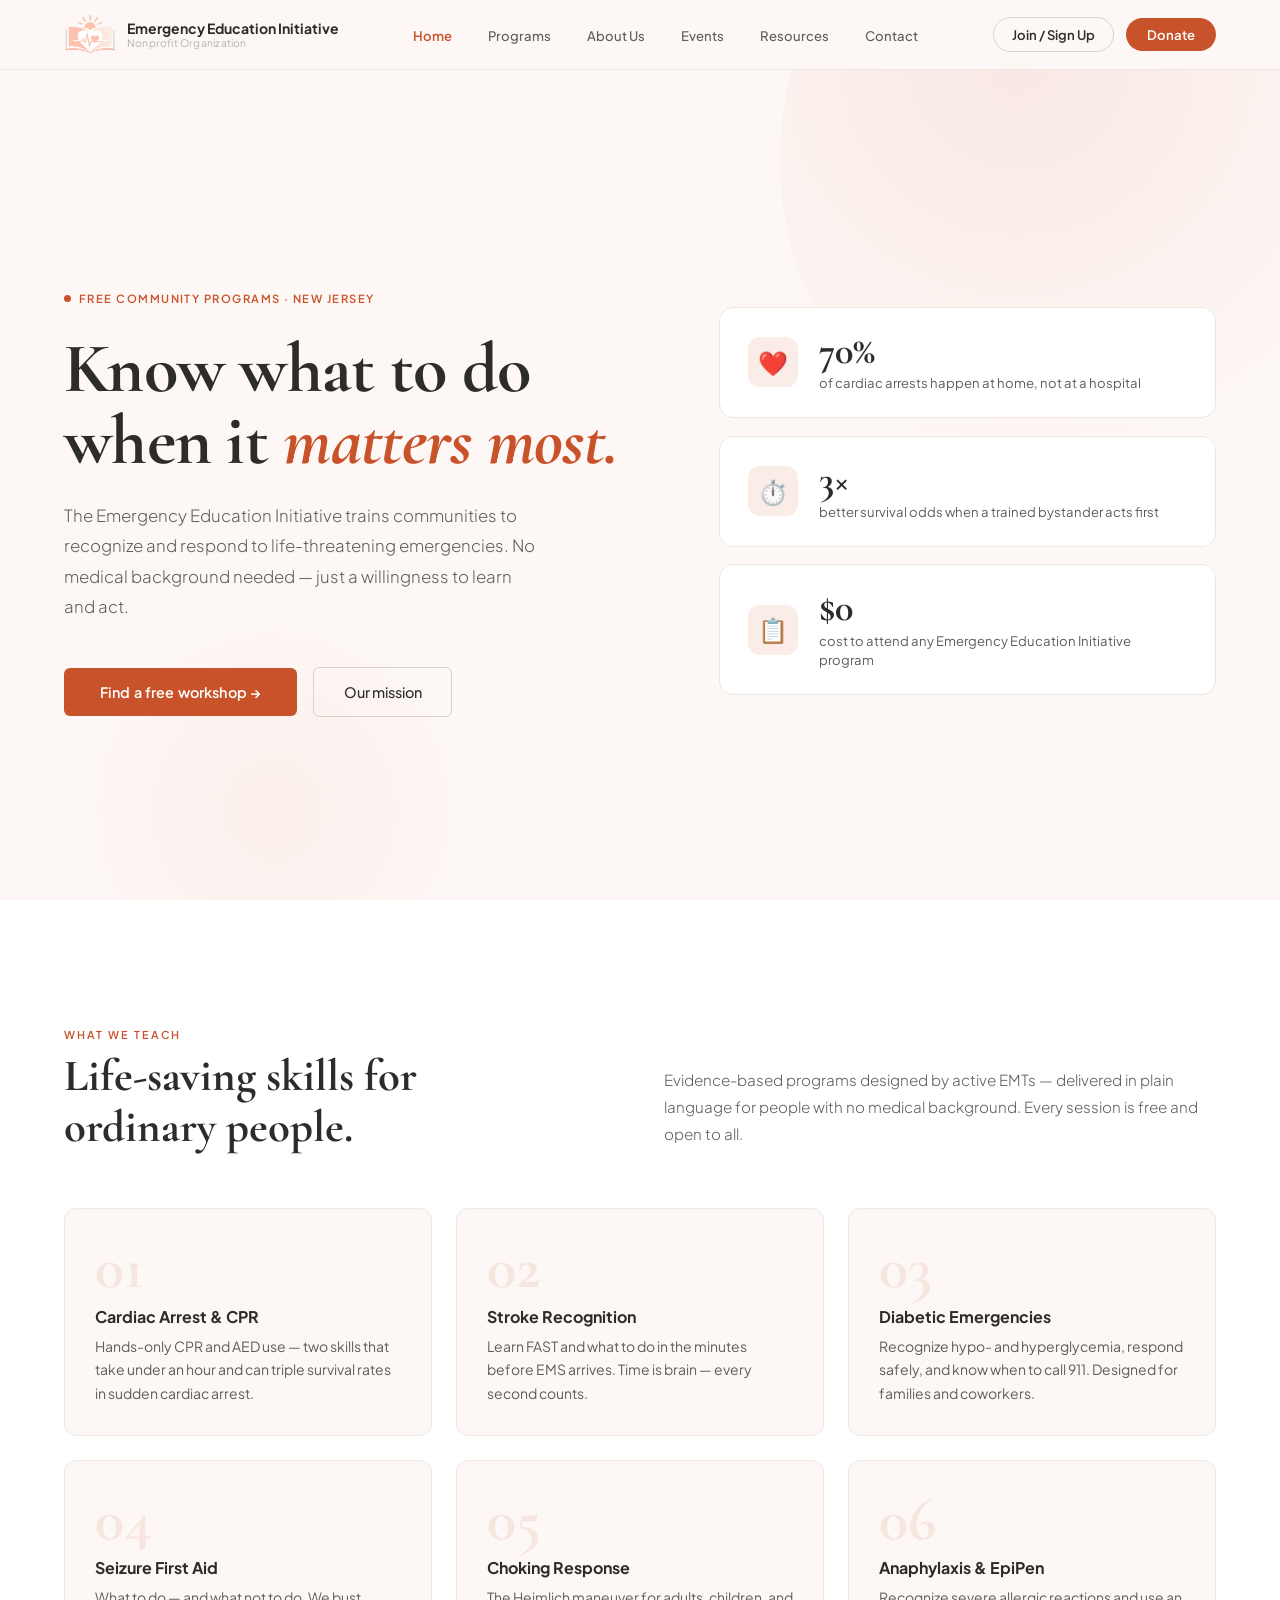
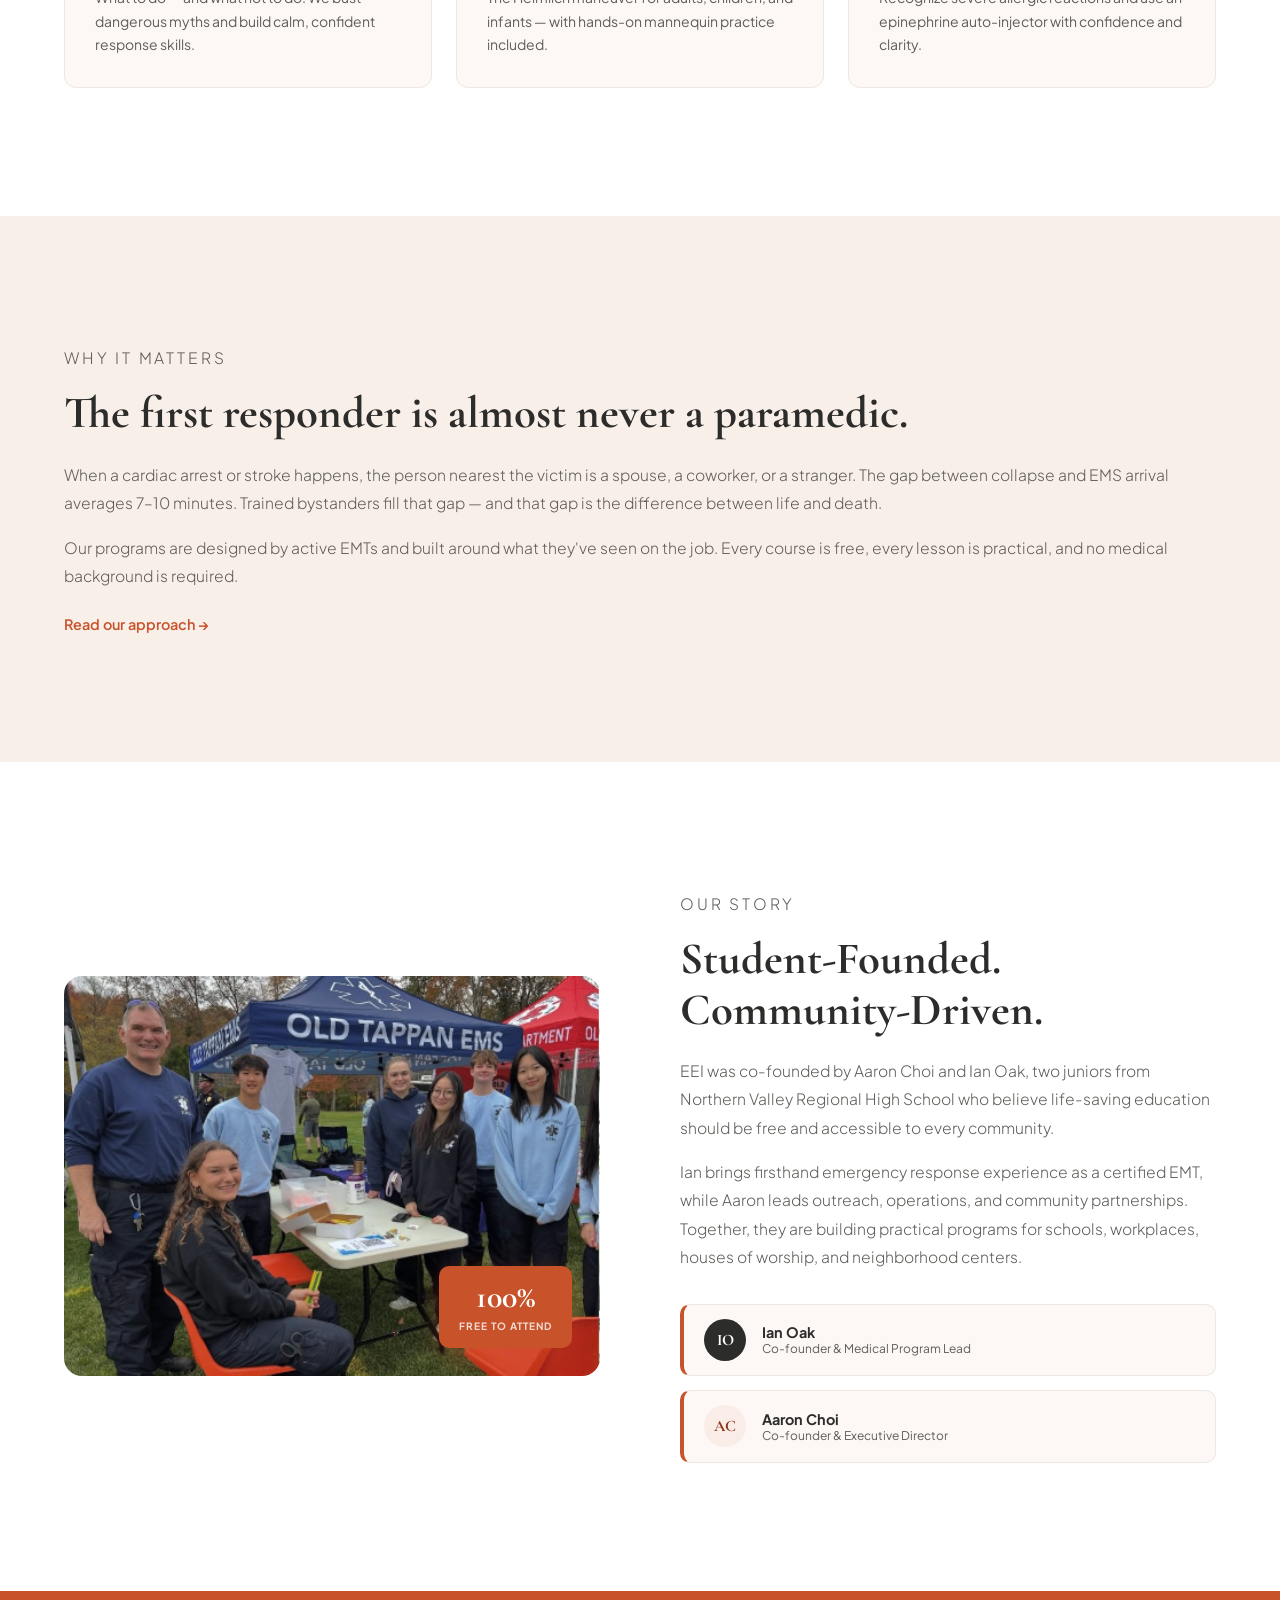
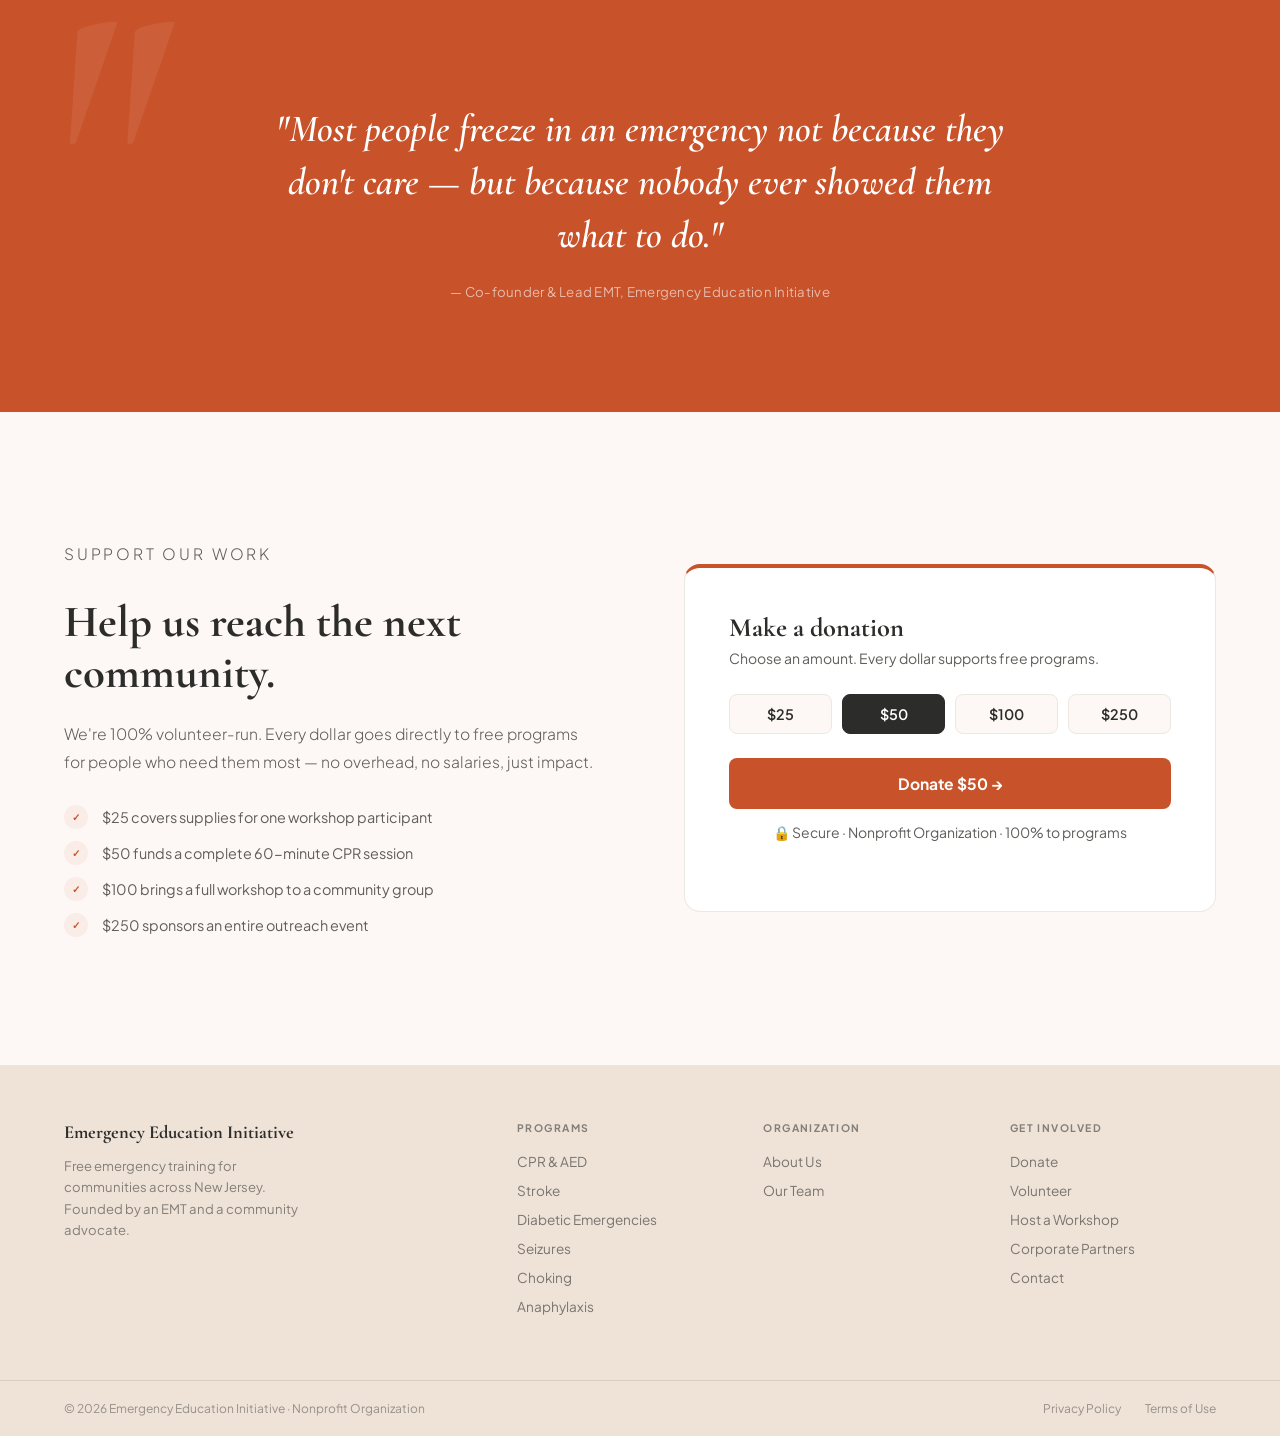
<file: index.html>
<!DOCTYPE html>
<html lang="en">
<head>
<meta charset="UTF-8">
<meta name="viewport" content="width=device-width, initial-scale=1.0">
<title>Emergency Education Initiative</title>
<link rel="icon" type="image/png" href="images/eeifavicon2.png?v=4">
<link rel="apple-touch-icon" href="images/apple-touch-icon.png?v=2">
<meta name="description" content="The Emergency Education Initiative trains communities across New Jersey to recognize and respond to life-threatening emergencies. Free workshops, no medical background needed.">
<meta property="og:title" content="Emergency Education Initiative">
<meta property="og:description" content="Free emergency response training for communities across New Jersey — CPR, stroke recognition, and more. 100% free, founded by students.">
<meta property="og:type" content="website">
<meta name="twitter:card" content="summary">
<link rel="preconnect" href="https://fonts.googleapis.com">
<link href="https://fonts.googleapis.com/css2?family=Cormorant+Garamond:ital,wght@0,400;0,600;0,700;1,400;1,600;1,700&family=Plus+Jakarta+Sans:wght@300;400;500;600;700&display=swap" rel="stylesheet">
<style>
*,*::before,*::after{box-sizing:border-box;margin:0;padding:0}
:root{
  --slate:#2C2C2A;
  --slate-mid:#5F5E5A;
  --slate-light:#B4B2A9;
  --slate-tint:#F1EFE8;
  --coral:#C8522A;
  --coral-dark:#8C3519;
  --coral-mid:#D96A3E;
  --coral-light:#EDA07E;
  --coral-tint:#FAECE7;
  --blush:#FDF7F5;
  --blush-mid:#F9EFE9;
  --white:#ffffff;
  --border:#EDE8E2;
  --border-strong:#D9D2C8;
}
html{scroll-behavior:smooth}
body{font-family:'Plus Jakarta Sans',sans-serif;background:var(--blush);color:var(--slate);overflow-x:hidden}

nav{
  position:fixed;top:0;left:0;right:0;z-index:100;
  background:rgba(253,247,245,0.97);backdrop-filter:blur(12px);
  border-bottom:1px solid var(--border);
  height:70px;display:flex;align-items:center;justify-content:space-between;
  padding:0 4rem;
}
.nav-brand{display:flex;align-items:center;gap:11px;text-decoration:none}
.nav-logo{width:52px;height:42px;object-fit:contain;display:block;flex-shrink:0;border-radius:8px}
.nav-wordmark{font-size:.875rem;font-weight:700;color:var(--slate);line-height:1.2}
.nav-wordmark small{display:block;font-size:.65rem;font-weight:400;color:var(--slate-light);letter-spacing:.02em}
.nav-links{display:flex;gap:2.25rem;list-style:none}
.nav-links a{font-size:.82rem;font-weight:500;color:var(--slate-mid);text-decoration:none;transition:color .2s}
.nav-links a:hover{color:var(--slate)}
.nav-links a.active{color:var(--coral);font-weight:600}
.nav-actions{display:flex;gap:.75rem;align-items:center}
.btn-ghost-nav{font-size:.82rem;font-weight:600;color:var(--slate);background:none;border:1.5px solid var(--border-strong);padding:.5rem 1.15rem;cursor:pointer;border-radius:999px;transition:all .2s;text-decoration:none}
.btn-ghost-nav:hover{border-color:var(--slate-mid)}
.btn-coral-nav{font-size:.82rem;font-weight:600;color:var(--white);background:var(--coral);border:none;padding:.5rem 1.3rem;cursor:pointer;border-radius:999px;transition:background .2s;text-decoration:none}
.btn-coral-nav:hover{background:var(--coral-dark)}

.hero{padding-top:70px;min-height:100vh;background:var(--blush);position:relative;overflow:hidden;display:grid;grid-template-rows:1fr auto}
.hero-bg-circle{position:absolute;top:-180px;right:-180px;width:680px;height:680px;border-radius:50%;background:radial-gradient(circle at 35% 35%,rgba(200,82,42,0.09),transparent 65%);pointer-events:none}
.hero-bg-circle2{position:absolute;bottom:-120px;left:5%;width:420px;height:420px;border-radius:50%;background:radial-gradient(circle,rgba(200,82,42,0.05),transparent 65%);pointer-events:none}
.hero-body{display:grid;grid-template-columns:1.1fr 0.9fr;gap:3rem;padding:5.5rem 4rem 3.5rem;align-items:center;position:relative;z-index:1}
.hero-left{animation:fadeUp .85s ease both}
.hero-eyebrow{display:inline-flex;align-items:center;gap:8px;font-size:.7rem;font-weight:600;letter-spacing:.13em;text-transform:uppercase;color:var(--coral);margin-bottom:1.75rem}
.hero-eyebrow-dot{width:7px;height:7px;border-radius:50%;background:var(--coral);animation:blink 2.4s ease-in-out infinite}
.hero-h1{font-family:'Cormorant Garamond',serif;font-size:clamp(3.2rem,5.5vw,5.4rem);font-weight:700;line-height:1.02;color:var(--slate);margin-bottom:1.5rem;letter-spacing:-.01em}
.hero-h1 .italic{font-style:italic;color:var(--coral)}
.hero-desc{font-size:1.05rem;font-weight:300;line-height:1.82;color:var(--slate-mid);max-width:480px;margin-bottom:2.75rem}
.hero-ctas{display:flex;gap:1rem;align-items:center;flex-wrap:wrap}
.btn-primary{display:inline-block;background:var(--coral);color:var(--white);border:none;padding:.95rem 2.25rem;cursor:pointer;font-family:'Plus Jakarta Sans',sans-serif;font-size:.9rem;font-weight:600;border-radius:6px;transition:all .22s;letter-spacing:.01em;text-decoration:none}
.btn-primary:hover{background:var(--coral-dark);transform:translateY(-2px);box-shadow:0 8px 24px rgba(200,82,42,.25)}
.btn-secondary{display:inline-block;background:transparent;color:var(--slate);border:1.5px solid var(--border-strong);padding:.95rem 1.85rem;cursor:pointer;font-family:'Plus Jakarta Sans',sans-serif;font-size:.9rem;font-weight:500;border-radius:6px;transition:all .22s;text-decoration:none}
.btn-secondary:hover{border-color:var(--slate-mid)}
.hero-right{display:flex;flex-direction:column;gap:1.1rem;animation:fadeUp .85s .18s ease both}
.stat-card{background:var(--white);border:1px solid var(--border);border-radius:14px;padding:1.5rem 1.75rem;display:flex;align-items:center;gap:1.3rem;transition:box-shadow .22s,border-color .22s}
.stat-card:hover{box-shadow:0 8px 28px rgba(0,0,0,.07);border-color:var(--coral-light)}
.stat-icon-box{width:50px;height:50px;border-radius:12px;background:var(--coral-tint);display:flex;align-items:center;justify-content:center;font-size:1.5rem;flex-shrink:0}
.stat-number{font-family:'Cormorant Garamond',serif;font-size:2.4rem;font-weight:700;color:var(--slate);line-height:1}
.stat-desc{font-size:.82rem;color:var(--slate-mid);line-height:1.5;margin-top:3px}
.hero-strip{display:grid;grid-template-columns:repeat(4,1fr);background:#EFE3D8;position:relative;z-index:1}
.hs-cell{padding:1.4rem 2rem;border-right:1px solid rgba(44,44,42,.12);display:flex;flex-direction:column;gap:.2rem}
.hs-cell:last-child{border:none}
.hs-label{font-size:.65rem;font-weight:600;letter-spacing:.12em;text-transform:uppercase;color:rgba(44,44,42,.55)}
.hs-val{font-family:'Cormorant Garamond',serif;font-size:1.6rem;font-weight:700;color:var(--slate);line-height:1}
.hs-val span{color:var(--coral-mid)}

.announce{background:var(--coral-tint);border-bottom:1px solid rgba(200,82,42,.15);padding:.9rem 4rem;display:flex;align-items:center;justify-content:center;gap:1rem}
.ann-badge{background:var(--coral);color:var(--white);font-size:.63rem;font-weight:700;letter-spacing:.1em;text-transform:uppercase;padding:.25rem .7rem;border-radius:4px;flex-shrink:0}
.ann-text{font-size:.85rem;color:var(--slate-mid)}
.ann-link{font-size:.85rem;font-weight:700;color:var(--coral);text-decoration:none;white-space:nowrap}
.ann-link:hover{color:var(--coral-dark)}

.programs{padding:8rem 4rem;background:var(--white)}
.section-eyebrow{font-size:.68rem;font-weight:600;letter-spacing:.18em;text-transform:uppercase;color:var(--coral);margin-bottom:.65rem}
.section-h2{font-family:'Cormorant Garamond',serif;font-size:clamp(2rem,3.5vw,3.2rem);font-weight:700;color:var(--slate);line-height:1.12}
.programs-header{display:grid;grid-template-columns:1fr 1fr;gap:3rem;align-items:end;margin-bottom:3.5rem}
.programs-header-right{font-size:.95rem;font-weight:300;line-height:1.8;color:var(--slate-mid);padding-bottom:.25rem}
.prog-grid{display:grid;grid-template-columns:repeat(3,1fr);gap:1.5rem}
.prog-card{border:1.5px solid var(--border);border-radius:12px;padding:1.85rem;position:relative;overflow:hidden;transition:all .25s;cursor:default;background:var(--blush)}
.prog-card::after{content:'';position:absolute;bottom:0;left:0;right:0;height:3px;background:linear-gradient(90deg,var(--coral),var(--coral-light));transform:scaleX(0);transform-origin:left;transition:transform .3s ease}
.prog-card:hover{transform:translateY(-4px);box-shadow:0 12px 32px rgba(0,0,0,.07);border-color:var(--coral-light);background:var(--white)}
.prog-card:hover::after{transform:scaleX(1)}
.prog-card-num{font-family:'Cormorant Garamond',serif;font-size:3.8rem;font-weight:700;color:rgba(200,82,42,.1);line-height:1;margin-bottom:.4rem}
.prog-card h3{font-size:1rem;font-weight:700;color:var(--slate);margin-bottom:.5rem}
.prog-card p{font-size:.875rem;color:var(--slate-mid);line-height:1.68}
.prog-pill{display:inline-flex;align-items:center;margin-top:1.1rem;font-size:.67rem;font-weight:700;letter-spacing:.07em;text-transform:uppercase;background:var(--coral-tint);color:var(--coral-dark);padding:.28rem .85rem;border-radius:999px}

.why{padding:8rem 4rem;background:var(--blush-mid);display:grid;grid-template-columns:1fr 1fr;gap:6rem;align-items:center}
.why:has(.why-right.hidden-until-ready){grid-template-columns:1fr}
.why-left h2{font-family:'Cormorant Garamond',serif;font-size:clamp(2rem,3.5vw,3rem);font-weight:700;color:var(--slate);line-height:1.15;margin-bottom:1.35rem}
.why-left p{font-size:.975rem;font-weight:300;line-height:1.82;color:var(--slate-mid);margin-bottom:1rem}
.learn-link{display:inline-flex;align-items:center;gap:.5rem;font-size:.9rem;font-weight:600;color:var(--coral);text-decoration:none;margin-top:.5rem;transition:gap .2s}
.learn-link:hover{gap:.85rem}
.why-right{display:flex;flex-direction:column;gap:2px;background:var(--border)}
.why-stat{background:var(--white);padding:1.6rem 2rem;display:flex;align-items:center;gap:1.5rem}
.why-bar{width:4px;height:48px;border-radius:2px;flex-shrink:0}
.why-bar-coral{background:var(--coral)}
.why-bar-slate{background:var(--slate)}
.why-bar-light{background:var(--slate-light)}
.why-stat-num{font-family:'Cormorant Garamond',serif;font-size:2.2rem;font-weight:700;color:var(--slate);line-height:1}
.why-stat-label{font-size:.83rem;color:var(--slate-mid);margin-top:3px}

.about{padding:8rem 4rem;background:var(--white);display:grid;grid-template-columns:1fr 1fr;gap:5rem;align-items:center}
.about-visual{position:relative}
.about-img{background:#EFE3D8;border-radius:18px;height:400px;display:flex;align-items:center;justify-content:center;position:relative;overflow:hidden}
.about-img img{width:100%;height:100%;object-fit:cover;display:block}
.about-img-texture{position:absolute;inset:0;background-image:radial-gradient(circle,rgba(44,44,42,.07) 1px,transparent 1px);background-size:22px 22px}
.about-img-letter{font-family:'Cormorant Garamond',serif;font-size:11rem;font-weight:700;font-style:italic;color:rgba(44,44,42,.08);user-select:none;position:relative;z-index:1}
.about-badge{position:absolute;bottom:1.75rem;right:1.75rem;background:var(--coral);border-radius:10px;padding:.9rem 1.25rem;text-align:center;box-shadow:0 8px 24px rgba(200,82,42,.35)}
.about-badge strong{display:block;font-family:'Cormorant Garamond',serif;font-size:2rem;font-weight:700;color:var(--white);line-height:1}
.about-badge span{font-size:.63rem;font-weight:700;color:rgba(255,255,255,.8);letter-spacing:.1em;text-transform:uppercase}
.about-img::before{content:'';position:absolute;inset:-12px;border-radius:22px;border:1.5px solid var(--coral-tint);z-index:-1}
.about-text h2{font-family:'Cormorant Garamond',serif;font-size:clamp(2rem,3.5vw,3rem);font-weight:700;color:var(--slate);line-height:1.15;margin-bottom:1.25rem}
.about-text p{font-size:.975rem;font-weight:300;line-height:1.82;color:var(--slate-mid);margin-bottom:1rem}
.founders{display:flex;flex-direction:column;gap:.85rem;margin-top:2rem}
.founder-card{display:flex;align-items:center;gap:1rem;background:var(--blush);border:1px solid var(--border);border-radius:10px;padding:.9rem 1.25rem;border-left:4px solid var(--coral);transition:box-shadow .2s}
.founder-card:hover{box-shadow:0 4px 16px rgba(0,0,0,.06)}
.founder-av{width:42px;height:42px;border-radius:50%;display:flex;align-items:center;justify-content:center;font-family:'Cormorant Garamond',serif;font-size:1rem;font-weight:700;flex-shrink:0}
.av1{background:var(--slate);color:var(--white)}
.av2{background:var(--coral-tint);color:var(--coral-dark)}
.founder-name{font-size:.9rem;font-weight:700;color:var(--slate)}
.founder-role{font-size:.75rem;color:var(--slate-mid)}

.pullquote{background:var(--coral);padding:7rem 4rem;text-align:center;position:relative;overflow:hidden}
.pq-deco{position:absolute;left:2.5rem;top:-2rem;font-family:'Cormorant Garamond',serif;font-size:22rem;font-weight:700;font-style:italic;color:rgba(255,255,255,.07);line-height:1;pointer-events:none;user-select:none}
.pq-quote{font-family:'Cormorant Garamond',serif;font-style:italic;font-size:clamp(1.6rem,3vw,2.6rem);font-weight:600;color:var(--white);max-width:740px;margin:0 auto 1.35rem;line-height:1.38;position:relative;z-index:1}
.pq-attr{font-size:.83rem;color:rgba(255,255,255,.6);position:relative;z-index:1;letter-spacing:.02em}

.donate{padding:8rem 4rem;background:var(--blush);display:grid;grid-template-columns:1fr 1fr;gap:5.5rem;align-items:center}
.donate-left h2{font-family:'Cormorant Garamond',serif;font-size:clamp(2rem,3.5vw,3rem);font-weight:700;color:var(--slate);line-height:1.15;margin-bottom:1.25rem}
.donate-left p{font-size:.975rem;font-weight:300;line-height:1.82;color:var(--slate-mid);margin-bottom:1.75rem}
.impact-items{display:flex;flex-direction:column;gap:.75rem}
.impact-item{display:flex;align-items:center;gap:.9rem;font-size:.9rem;color:var(--slate-mid)}
.impact-check{width:24px;height:24px;border-radius:50%;background:var(--coral-tint);display:flex;align-items:center;justify-content:center;flex-shrink:0}
.impact-check::before{content:'✓';font-size:.65rem;font-weight:800;color:var(--coral)}
.donate-right{background:var(--white);border:1.5px solid var(--border);border-radius:16px;padding:2.75rem;border-top:4px solid var(--coral)}
.donate-right h3{font-family:'Cormorant Garamond',serif;font-size:1.65rem;font-weight:700;color:var(--slate);margin-bottom:.3rem}
.donate-right>p{font-size:.875rem;color:var(--slate-mid);margin-bottom:1.65rem}
.tiers{display:grid;grid-template-columns:repeat(4,1fr);gap:.6rem;margin-bottom:1.5rem}
.tier{padding:.65rem .25rem;border:1.5px solid var(--border);background:var(--blush);cursor:pointer;text-align:center;font-family:'Plus Jakarta Sans',sans-serif;font-size:.9rem;font-weight:600;color:var(--slate);border-radius:8px;transition:all .2s}
.tier:hover,.tier.active{background:var(--slate);color:var(--white);border-color:var(--slate)}
.give-btn{display:block;width:100%;padding:1rem;background:var(--coral);color:var(--white);border:none;border-radius:8px;cursor:pointer;font-family:'Plus Jakarta Sans',sans-serif;font-size:.975rem;font-weight:700;transition:background .2s;text-align:center;text-decoration:none}
.give-btn:hover{background:var(--coral-dark)}
.secure{font-size:.72rem;color:var(--slate-light);text-align:center;margin-top:.85rem}

footer{background:#EFE3D8}
.footer-main{padding:3.5rem 4rem;display:grid;grid-template-columns:2fr 1fr 1fr 1fr;gap:2.5rem}
.footer-brand p{font-family:'Cormorant Garamond',serif;font-size:1.15rem;font-weight:700;color:var(--slate);margin-bottom:.75rem}
.footer-brand span{font-size:.82rem;color:rgba(44,44,42,.55);line-height:1.65;display:block;max-width:240px}
.footer-col h4{font-size:.65rem;font-weight:700;letter-spacing:.14em;text-transform:uppercase;color:rgba(44,44,42,.55);margin-bottom:1rem}
.footer-col ul{list-style:none}
.footer-col li{margin-bottom:.5rem}
.footer-col a{font-size:.85rem;color:rgba(44,44,42,.6);text-decoration:none;transition:color .2s}
.footer-col a:hover{color:var(--slate)}
.footer-bottom{border-top:1px solid rgba(44,44,42,.12);padding:1.25rem 4rem;display:flex;justify-content:space-between;align-items:center}
.footer-bottom p,.footer-bottom a{font-size:.75rem;color:rgba(44,44,42,.45);text-decoration:none}
.footer-bottom a:hover{color:rgba(44,44,42,.7)}
.fb-links{display:flex;gap:1.5rem}

@keyframes fadeUp{from{opacity:0;transform:translateY(22px)}to{opacity:1;transform:translateY(0)}}
@keyframes blink{0%,100%{opacity:1}50%{opacity:.3}}
</style>
<link rel="stylesheet" href="css/responsive.css?v=4">
<script src="js/reveal.js?v=3" defer></script>
</head>
<body>

<nav>
  <a class="nav-brand" href="index.html">
    <img class="nav-logo" src="images/eeiicon2.png?v=3" alt="Emergency Education Initiative logo">
    <div class="nav-wordmark">Emergency Education Initiative<small>Nonprofit Organization</small></div>
  </a>
  <button class="nav-toggle" aria-label="Toggle menu" aria-expanded="false"><span></span><span></span><span></span></button>
  <ul class="nav-links">
    <li><a href="index.html" class="active">Home</a></li>
    <li><a href="programs.html">Programs</a></li>
    <li><a href="about.html">About Us</a></li>
    <li><a href="events.html">Events</a></li>
    <li><a href="resources.html">Resources</a></li>
    <li><a href="contact.html">Contact</a></li>
  </ul>
  <div class="nav-actions">
    <a href="contact.html" class="btn-ghost-nav">Join / Sign Up</a>
    <a href="donate.html" class="btn-coral-nav">Donate</a>
  </div>
</nav>

<section class="hero">
  <div class="hero-bg-circle"></div>
  <div class="hero-bg-circle2"></div>
  <div class="hero-body">
    <div class="hero-left">
      <div class="hero-eyebrow">
        <span class="hero-eyebrow-dot"></span>
        Free community programs · New Jersey
      </div>
      <h1 class="hero-h1">Know what to do<br>when it <span class="italic">matters most.</span></h1>
      <p class="hero-desc">The Emergency Education Initiative trains communities to recognize and respond to life-threatening emergencies. No medical background needed — just a willingness to learn and act.</p>
      <div class="hero-ctas">
        <a href="events.html" class="btn-primary">Find a free workshop →</a>
        <a href="about.html" class="btn-secondary">Our mission</a>
      </div>
    </div>
    <div class="hero-right">
      <div class="stat-card">
        <div class="stat-icon-box">❤️</div>
        <div><div class="stat-number">70%</div><div class="stat-desc">of cardiac arrests happen at home, not at a hospital</div></div>
      </div>
      <div class="stat-card">
        <div class="stat-icon-box">⏱️</div>
        <div><div class="stat-number">3×</div><div class="stat-desc">better survival odds when a trained bystander acts first</div></div>
      </div>
      <div class="stat-card">
        <div class="stat-icon-box">📋</div>
        <div><div class="stat-number">$0</div><div class="stat-desc">cost to attend any Emergency Education Initiative program</div></div>
      </div>
    </div>
  </div>
  <div class="hero-strip hidden-until-ready">
    <div class="hs-cell"><div class="hs-label">People trained</div><div class="hs-val">N/A<span>+</span></div></div>
    <div class="hs-cell"><div class="hs-label">Free workshops</div><div class="hs-val">N/A<span>+</span></div></div>
    <div class="hs-cell"><div class="hs-label">Topics covered</div><div class="hs-val">6<span> programs</span></div></div>
    <div class="hs-cell"><div class="hs-label">Cost to attend</div><div class="hs-val">$<span>0</span></div></div>
  </div>
</section>

<section class="programs">
  <div class="programs-header">
    <div>
      <p class="section-eyebrow">What we teach</p>
      <h2 class="section-h2">Life-saving skills for<br>ordinary people.</h2>
    </div>
    <p class="programs-header-right">Evidence-based programs designed by active EMTs — delivered in plain language for people with no medical background. Every session is free and open to all.</p>
  </div>
  <div class="prog-grid">
    <div class="prog-card"><div class="prog-card-num">01</div><h3>Cardiac Arrest &amp; CPR</h3><p>Hands-only CPR and AED use — two skills that take under an hour and can triple survival rates in sudden cardiac arrest.</p></div>
    <div class="prog-card"><div class="prog-card-num">02</div><h3>Stroke Recognition</h3><p>Learn FAST and what to do in the minutes before EMS arrives. Time is brain — every second counts.</p></div>
    <div class="prog-card"><div class="prog-card-num">03</div><h3>Diabetic Emergencies</h3><p>Recognize hypo- and hyperglycemia, respond safely, and know when to call 911. Designed for families and coworkers.</p></div>
    <div class="prog-card"><div class="prog-card-num">04</div><h3>Seizure First Aid</h3><p>What to do — and what not to do. We bust dangerous myths and build calm, confident response skills.</p></div>
    <div class="prog-card"><div class="prog-card-num">05</div><h3>Choking Response</h3><p>The Heimlich maneuver for adults, children, and infants — with hands-on mannequin practice included.</p></div>
    <div class="prog-card"><div class="prog-card-num">06</div><h3>Anaphylaxis &amp; EpiPen</h3><p>Recognize severe allergic reactions and use an epinephrine auto-injector with confidence and clarity.</p></div>
  </div>
</section>

<section class="why">
  <div class="why-left">
    <p class="section-eyebrow">Why it matters</p>
    <h2>The first responder is almost never a paramedic.</h2>
    <p>When a cardiac arrest or stroke happens, the person nearest the victim is a spouse, a coworker, or a stranger. The gap between collapse and EMS arrival averages 7–10 minutes. Trained bystanders fill that gap — and that gap is the difference between life and death.</p>
    <p>Our programs are designed by active EMTs and built around what they've seen on the job. Every course is free, every lesson is practical, and no medical background is required.</p>
    <a href="about.html" class="learn-link">Read our approach →</a>
  </div>
  <div class="why-right hidden-until-ready">
    <div class="why-stat"><div class="why-bar why-bar-coral"></div><div><div class="why-stat-num">N/A</div><div class="why-stat-label">community members trained since founding</div></div></div>
    <div class="why-stat"><div class="why-bar why-bar-slate"></div><div><div class="why-stat-num">N/A</div><div class="why-stat-label">free workshops held across NJ communities</div></div></div>
    <div class="why-stat"><div class="why-bar why-bar-light"></div><div><div class="why-stat-num">N/A</div><div class="why-stat-label">community and organizational partners</div></div></div>
  </div>
</section>

<section class="about">
  <div class="about-visual">
    <div class="about-img">
      <img src="images/event1.jpg" alt="EEI team at Old Tappan EMS event">
      <div class="about-badge"><strong>100%</strong><span>Free to attend</span></div>
    </div>
  </div>
  <div class="about-text">
    <p class="section-eyebrow">Our story</p>
    <h2>Student-Founded. Community-Driven.</h2>
    <p>EEI was co-founded by Aaron Choi and Ian Oak, two juniors from Northern Valley Regional High School who believe life-saving education should be free and accessible to every community.</p>
    <p>Ian brings firsthand emergency response experience as a certified EMT, while Aaron leads outreach, operations, and community partnerships. Together, they are building practical programs for schools, workplaces, houses of worship, and neighborhood centers.</p>
    <div class="founders">
      <div class="founder-card"><div class="founder-av av1">IO</div><div><div class="founder-name">Ian Oak</div><div class="founder-role">Co-founder &amp; Medical Program Lead</div></div></div>
      <div class="founder-card"><div class="founder-av av2">AC</div><div><div class="founder-name">Aaron Choi</div><div class="founder-role">Co-founder &amp; Executive Director</div></div></div>
    </div>
  </div>
</section>

<section class="pullquote">
  <div class="pq-deco">"</div>
  <p class="pq-quote">"Most people freeze in an emergency not because they don't care — but because nobody ever showed them what to do."</p>
  <p class="pq-attr">— Co-founder &amp; Lead EMT, Emergency Education Initiative</p>
</section>

<section class="donate">
  <div class="donate-left">
    <p class="section-eyebrow">Support our work</p>
    <h2>Help us reach the next community.</h2>
    <p>We're 100% volunteer-run. Every dollar goes directly to free programs for people who need them most — no overhead, no salaries, just impact.</p>
    <div class="impact-items">
      <div class="impact-item"><div class="impact-check"></div>$25 covers supplies for one workshop participant</div>
      <div class="impact-item"><div class="impact-check"></div>$50 funds a complete 60-minute CPR session</div>
      <div class="impact-item"><div class="impact-check"></div>$100 brings a full workshop to a community group</div>
      <div class="impact-item"><div class="impact-check"></div>$250 sponsors an entire outreach event</div>
    </div>
  </div>
  <div class="donate-right">
    <h3>Make a donation</h3>
    <p>Choose an amount. Every dollar supports free programs.</p>
    <div class="tiers">
      <button class="tier">$25</button>
      <button class="tier active">$50</button>
      <button class="tier">$100</button>
      <button class="tier">$250</button>
    </div>
    <a href="donate.html" class="give-btn">Donate $50 →</a>
    <p class="secure">🔒 Secure · Nonprofit Organization · 100% to programs</p>
  </div>
</section>

<footer>
  <div class="footer-main">
    <div class="footer-brand">
      <p>Emergency Education Initiative</p>
      <span>Free emergency training for communities across New Jersey. Founded by an EMT and a community advocate.</span>
    </div>
    <div class="footer-col">
      <h4>Programs</h4>
      <ul>
        <li><a href="programs.html">CPR &amp; AED</a></li>
        <li><a href="programs.html">Stroke</a></li>
        <li><a href="programs.html">Diabetic Emergencies</a></li>
        <li><a href="programs.html">Seizures</a></li>
        <li><a href="programs.html">Choking</a></li>
        <li><a href="programs.html">Anaphylaxis</a></li>
      </ul>
    </div>
    <div class="footer-col">
      <h4>Organization</h4>
      <ul>
        <li><a href="about.html">About Us</a></li>
        <li><a href="about.html">Our Team</a></li>
        <li class="hidden-until-ready"><a href="about.html#partners">Partners</a></li>
      </ul>
    </div>
    <div class="footer-col">
      <h4>Get Involved</h4>
      <ul>
        <li><a href="donate.html">Donate</a></li>
        <li><a href="contact.html">Volunteer</a></li>
        <li><a href="contact.html">Host a Workshop</a></li>
        <li><a href="donate.html#corporate">Corporate Partners</a></li>
        <li><a href="contact.html">Contact</a></li>
      </ul>
    </div>
  </div>
  <div class="footer-bottom">
    <p>© 2026 Emergency Education Initiative · Nonprofit Organization</p>
    <div class="fb-links"><a href="#">Privacy Policy</a><a href="#">Terms of Use</a></div>
  </div>
</footer>

<script>
const tiers=document.querySelectorAll('.tier');
const giveBtn=document.querySelector('.give-btn');
tiers.forEach(t=>{
  t.addEventListener('click',()=>{
    tiers.forEach(x=>x.classList.remove('active'));
    t.classList.add('active');
    giveBtn.textContent=`Donate ${t.textContent} →`;
  });
});

document.querySelector('.nav-toggle').addEventListener('click',function(){
  const open=document.querySelector('nav').classList.toggle('nav-open');
  this.setAttribute('aria-expanded',open);
});
</script>
</body>
</html>
</file>
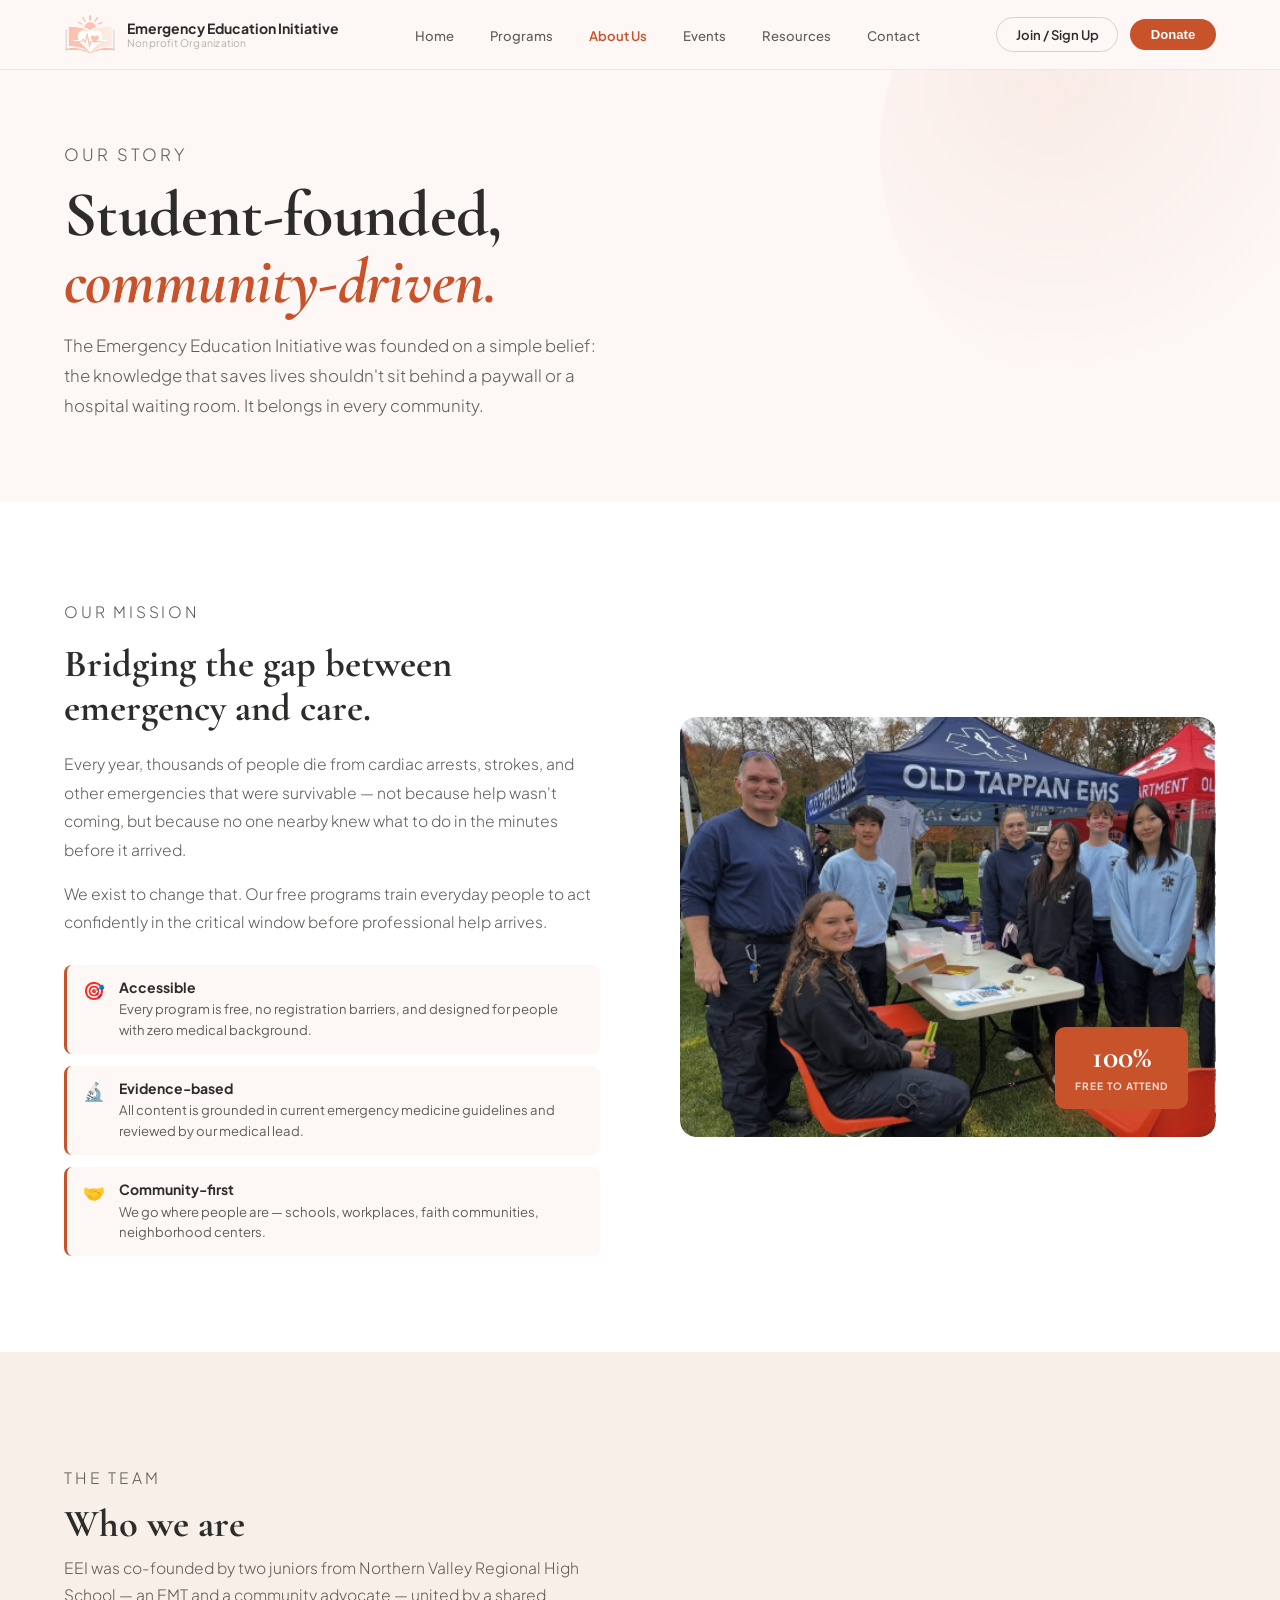
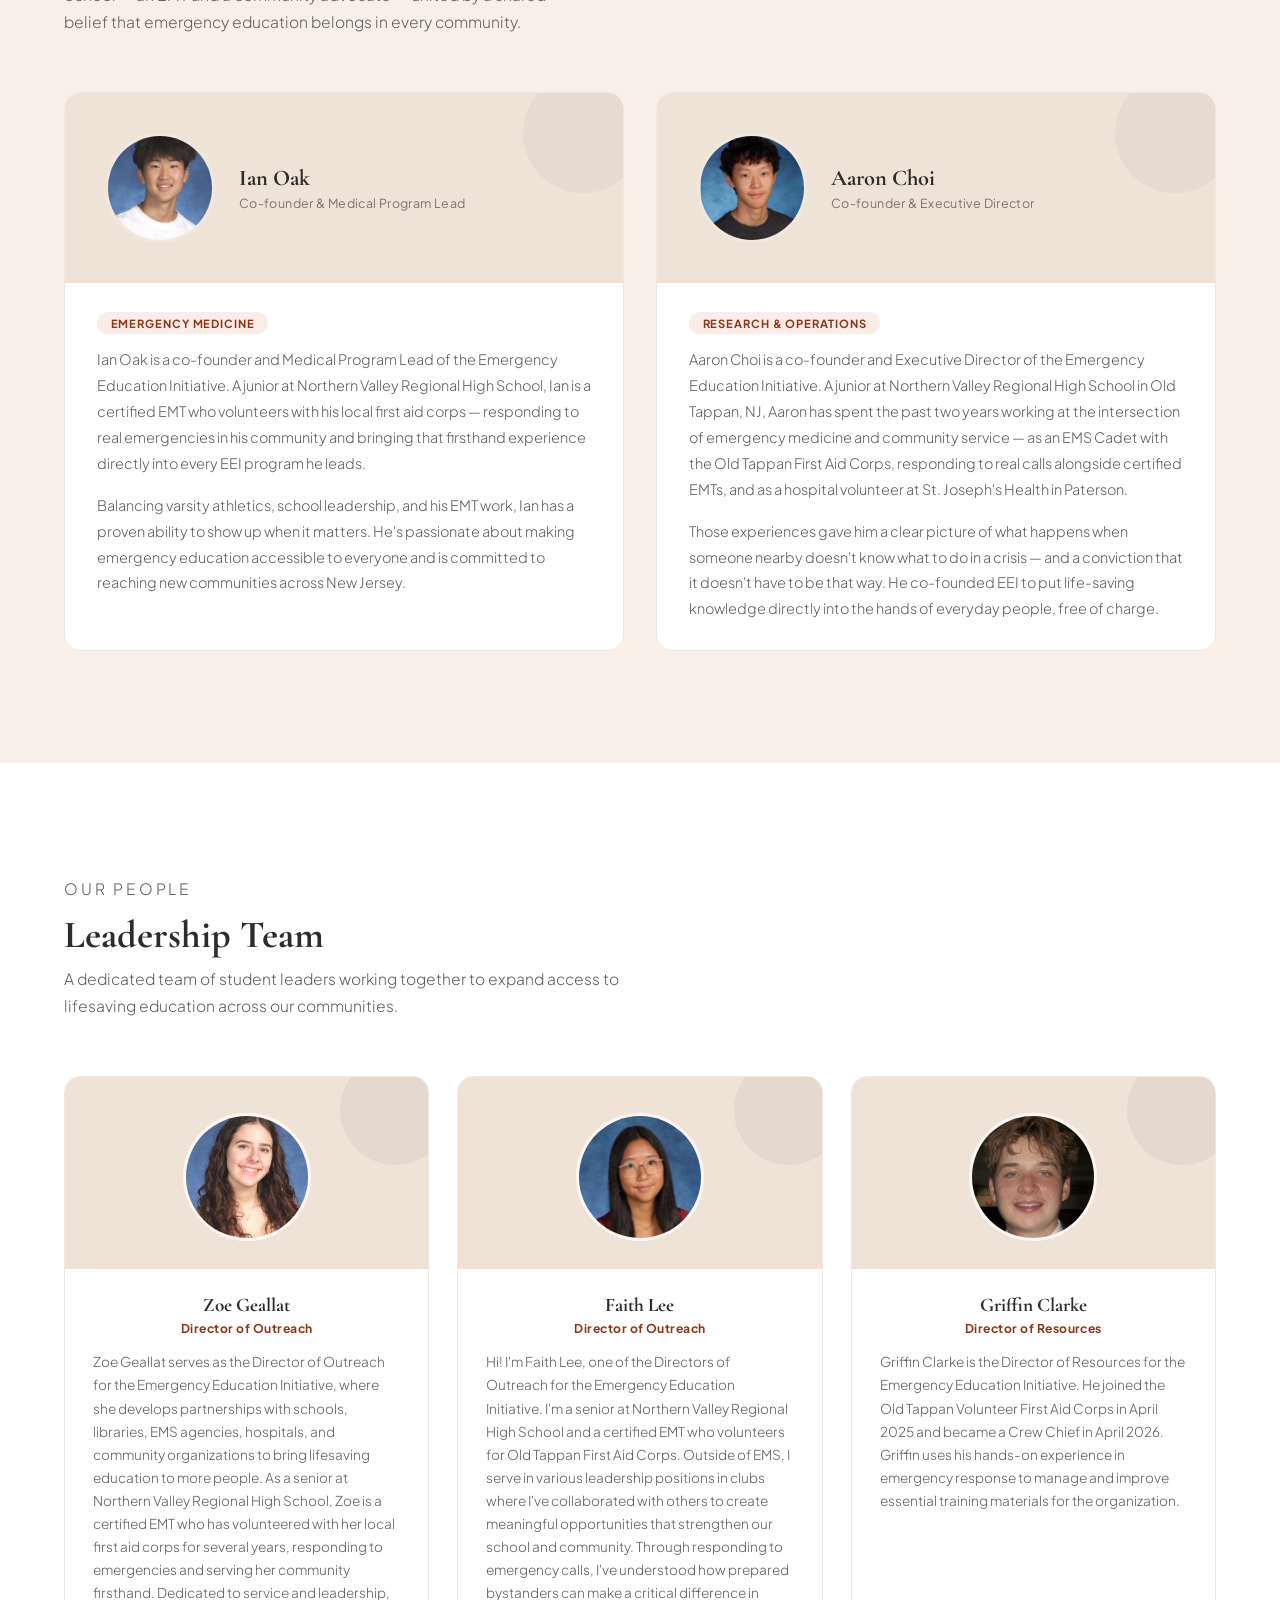
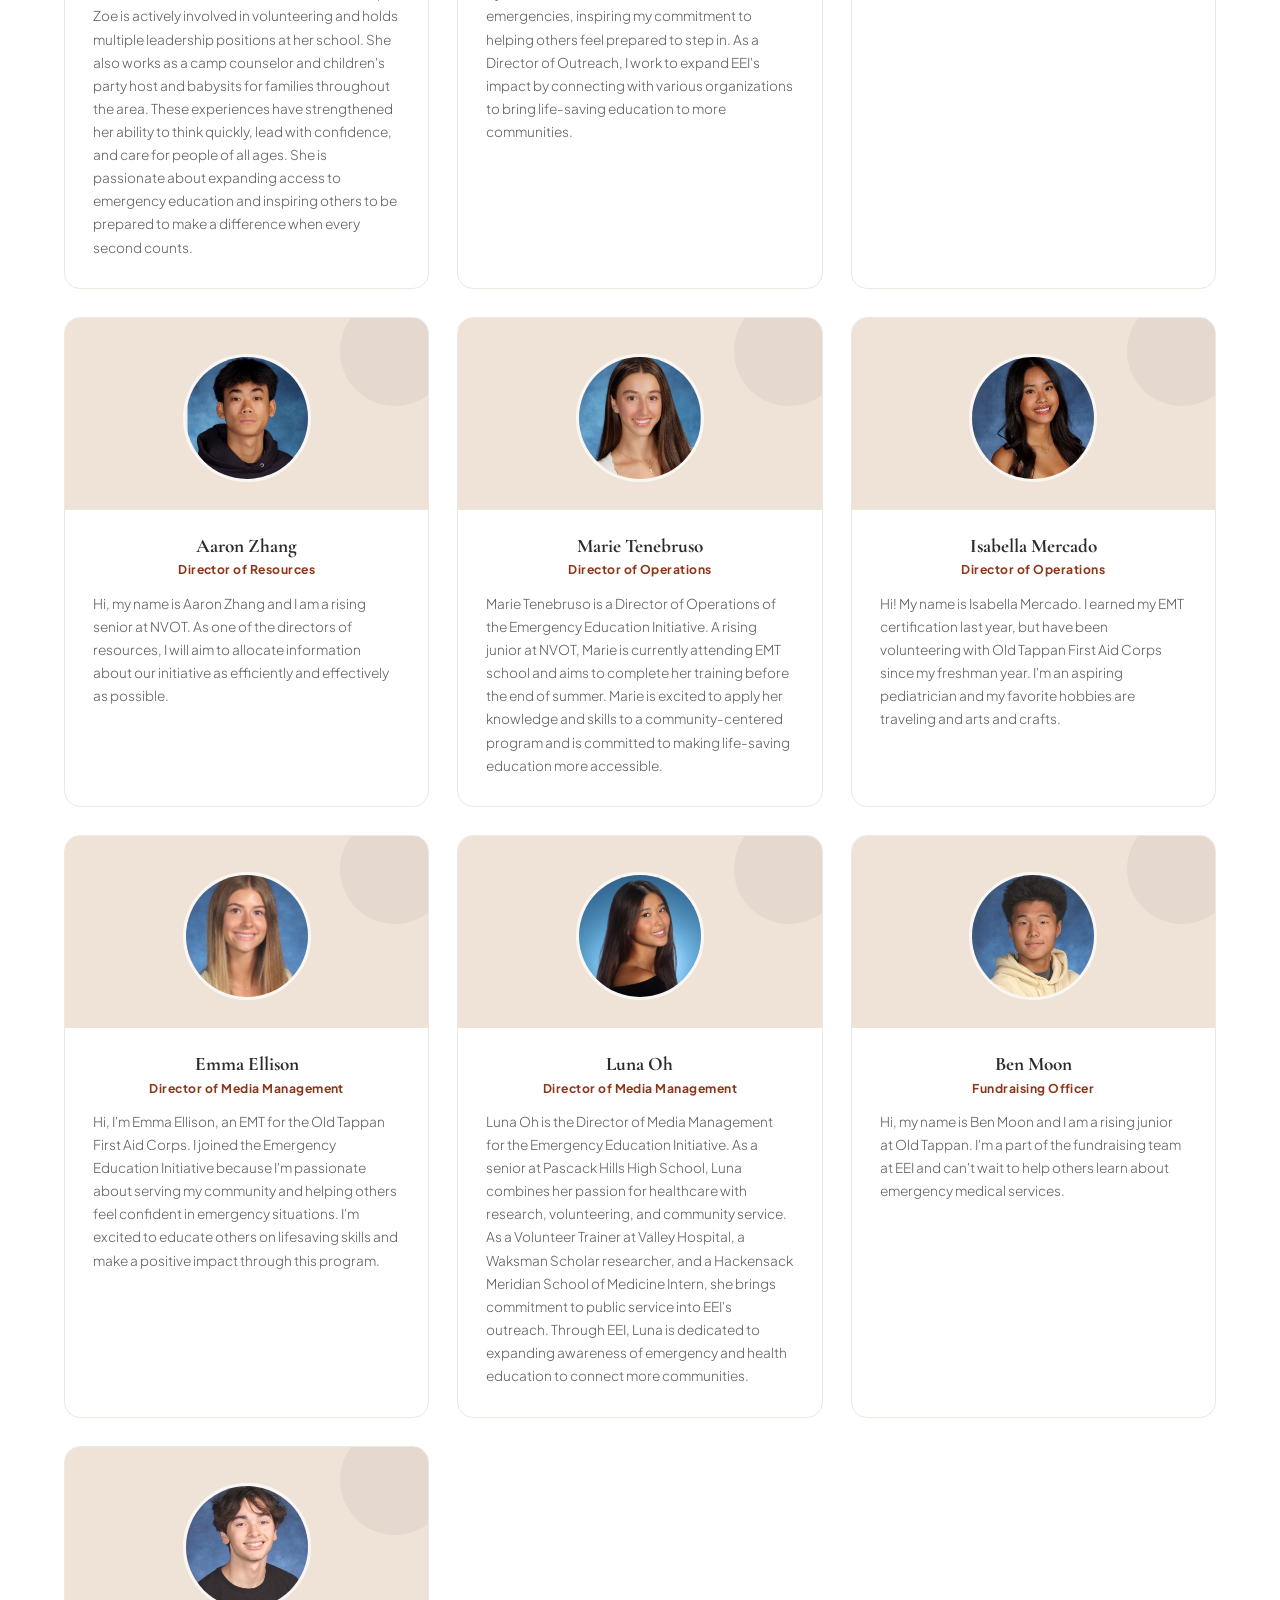
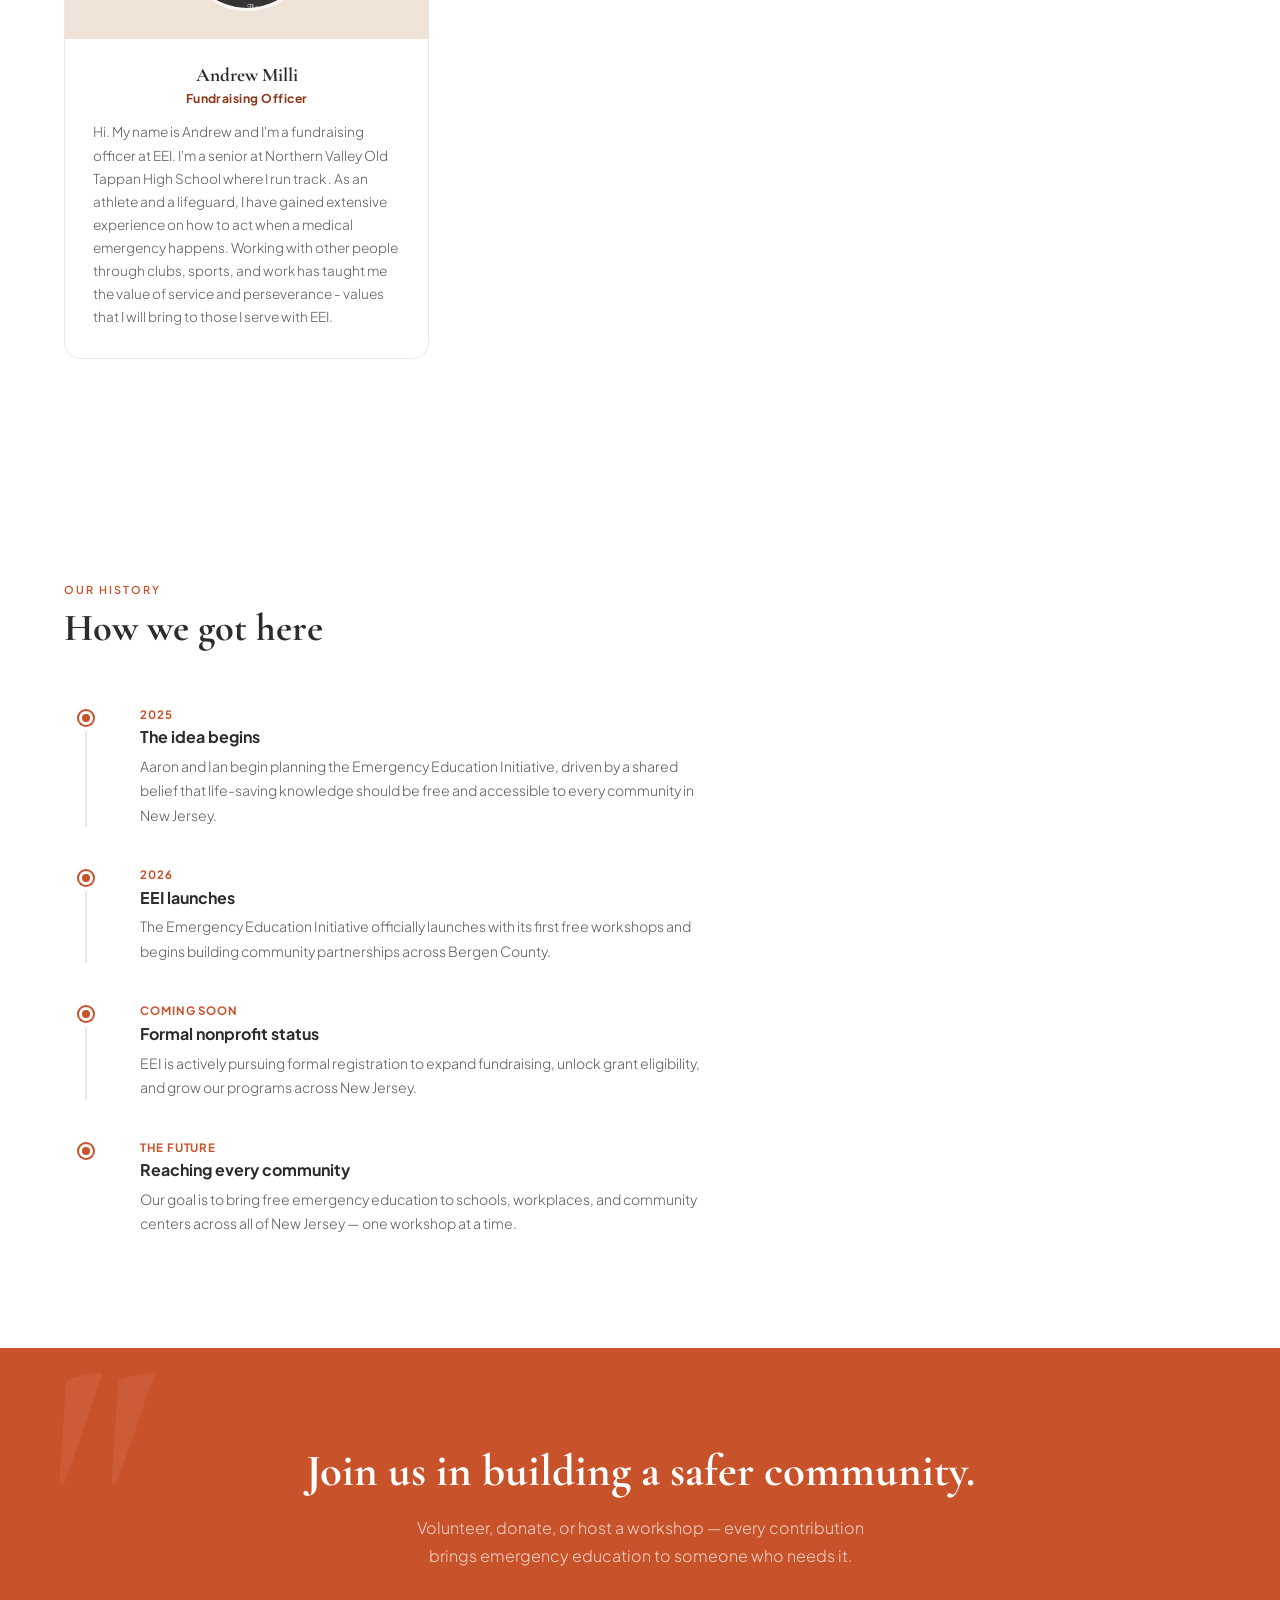
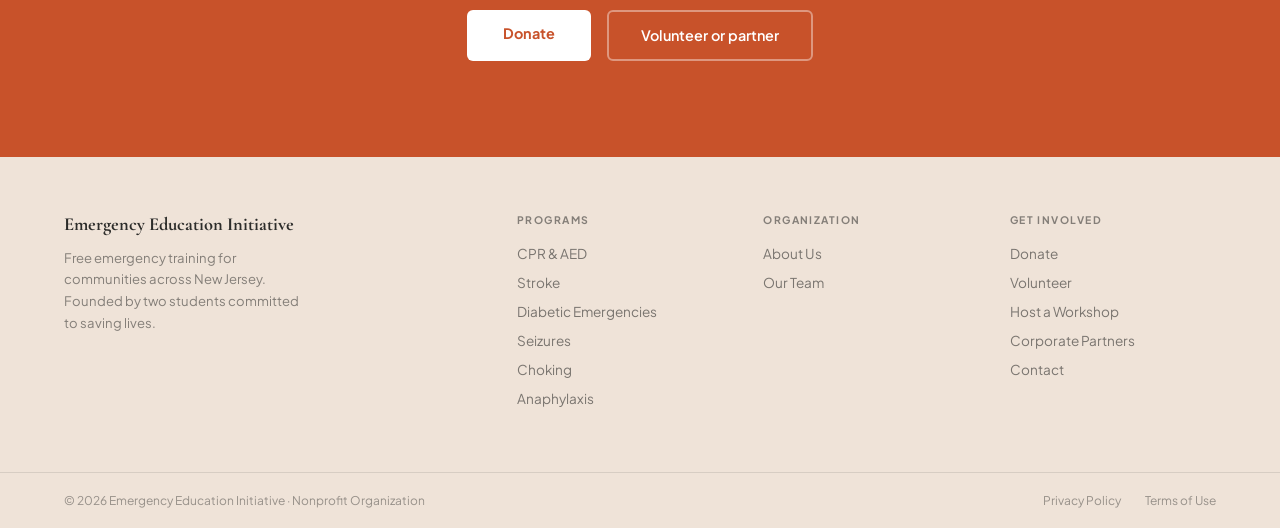
<file: about.html>
<!DOCTYPE html>
<html lang="en">
<head>
<meta charset="UTF-8">
<meta name="viewport" content="width=device-width, initial-scale=1.0">
<title>About Us — Emergency Education Initiative</title>
<link rel="icon" type="image/png" href="images/eeifavicon2.png?v=4">
<link rel="apple-touch-icon" href="images/apple-touch-icon.png?v=2">
<meta name="description" content="Meet the team behind the Emergency Education Initiative — two NJ students bringing free, life-saving emergency response training to their community.">
<meta property="og:title" content="About Us — Emergency Education Initiative">
<meta property="og:description" content="Student-founded, community-driven: learn the story behind EEI and the team building free emergency training programs across New Jersey.">
<meta property="og:type" content="website">
<meta name="twitter:card" content="summary">
<link rel="preconnect" href="https://fonts.googleapis.com">
<link href="https://fonts.googleapis.com/css2?family=Cormorant+Garamond:ital,wght@0,400;0,600;0,700;1,400;1,600;1,700&family=Plus+Jakarta+Sans:wght@300;400;500;600;700&display=swap" rel="stylesheet">
<style>
*,*::before,*::after{box-sizing:border-box;margin:0;padding:0}
:root{
  --slate:#2C2C2A;--slate-mid:#5F5E5A;--slate-light:#B4B2A9;--slate-tint:#F1EFE8;
  --coral:#C8522A;--coral-dark:#8C3519;--coral-mid:#D96A3E;--coral-light:#EDA07E;--coral-tint:#FAECE7;
  --blush:#FDF7F5;--blush-mid:#F9EFE9;--white:#ffffff;--border:#EDE8E2;--border-strong:#D9D2C8;
}
html{scroll-behavior:smooth}
body{font-family:'Plus Jakarta Sans',sans-serif;background:var(--blush);color:var(--slate);overflow-x:hidden}

nav{position:fixed;top:0;left:0;right:0;z-index:100;background:rgba(253,247,245,0.97);backdrop-filter:blur(12px);border-bottom:1px solid var(--border);height:70px;display:flex;align-items:center;justify-content:space-between;padding:0 4rem}
.nav-brand{display:flex;align-items:center;gap:11px;text-decoration:none}
.nav-logo{width:52px;height:42px;object-fit:contain;display:block;flex-shrink:0;border-radius:8px}
.nav-wordmark{font-size:.875rem;font-weight:700;color:var(--slate);line-height:1.2}
.nav-wordmark small{display:block;font-size:.65rem;font-weight:400;color:var(--slate-light);letter-spacing:.02em}
.nav-links{display:flex;gap:2.25rem;list-style:none}
.nav-links a{font-size:.82rem;font-weight:500;color:var(--slate-mid);text-decoration:none;transition:color .2s}
.nav-links a:hover{color:var(--slate)}
.nav-links a.active{color:var(--coral);font-weight:600}
.nav-actions{display:flex;gap:.75rem;align-items:center}
.btn-ghost-nav{font-size:.82rem;font-weight:600;color:var(--slate);background:none;border:1.5px solid var(--border-strong);padding:.5rem 1.15rem;cursor:pointer;border-radius:999px;transition:all .2s;text-decoration:none}
.btn-ghost-nav:hover{border-color:var(--slate-mid)}
.btn-coral-nav{font-size:.82rem;font-weight:600;color:var(--white);background:var(--coral);border:none;padding:.5rem 1.3rem;cursor:pointer;border-radius:999px;transition:background .2s}
.btn-coral-nav:hover{background:var(--coral-dark)}

.page-hero{padding:140px 4rem 80px;background:var(--blush);position:relative;overflow:hidden;animation:fadeUp .8s ease both}
.hero-bg{position:absolute;top:-100px;right:-100px;width:500px;height:500px;border-radius:50%;background:radial-gradient(circle at 35% 35%,rgba(200,82,42,0.07),transparent 65%);pointer-events:none}
.eyebrow{font-size:.68rem;font-weight:600;letter-spacing:.18em;text-transform:uppercase;color:var(--coral);margin-bottom:.65rem}
.page-hero h1{font-family:'Cormorant Garamond',serif;font-size:clamp(2.8rem,5vw,4.5rem);font-weight:700;line-height:1.05;color:var(--slate);margin-bottom:1rem;letter-spacing:-.01em}
.page-hero h1 em{font-style:italic;color:var(--coral)}
.page-hero>p{font-size:1.05rem;font-weight:300;line-height:1.8;color:var(--slate-mid);max-width:540px}

/* MISSION */
.mission{padding:6rem 4rem;background:var(--white);display:grid;grid-template-columns:1fr 1fr;gap:5rem;align-items:center}
.mission-text h2{font-family:'Cormorant Garamond',serif;font-size:clamp(2rem,3vw,2.8rem);font-weight:700;color:var(--slate);line-height:1.15;margin-bottom:1.25rem}
.mission-text p{font-size:.975rem;font-weight:300;line-height:1.82;color:var(--slate-mid);margin-bottom:1rem}
.mission-values{display:flex;flex-direction:column;gap:.75rem;margin-top:1.75rem}
.value-row{display:flex;align-items:flex-start;gap:.85rem;padding:.85rem 1rem;background:var(--blush);border-radius:8px;border-left:3px solid var(--coral)}
.value-icon{font-size:1.1rem;flex-shrink:0;margin-top:1px}
.value-title{font-size:.875rem;font-weight:700;color:var(--slate);margin-bottom:.2rem}
.value-desc{font-size:.82rem;color:var(--slate-mid);line-height:1.55}
.mission-visual{position:relative}
.mission-img{background:#EFE3D8;border-radius:16px;height:420px;display:flex;align-items:center;justify-content:center;overflow:hidden;position:relative}
.mission-img-dots{position:absolute;inset:0;background-image:radial-gradient(circle,rgba(44,44,42,.07) 1px,transparent 1px);background-size:22px 22px}
.mission-img-letter{font-family:'Cormorant Garamond',serif;font-size:11rem;font-weight:700;font-style:italic;color:rgba(44,44,42,.08);user-select:none;position:relative;z-index:1}
.mission-badge{position:absolute;bottom:1.75rem;right:1.75rem;background:var(--coral);border-radius:10px;padding:.9rem 1.25rem;text-align:center;box-shadow:0 8px 24px rgba(200,82,42,.35)}
.mission-badge strong{display:block;font-family:'Cormorant Garamond',serif;font-size:2rem;font-weight:700;color:var(--white);line-height:1}
.mission-badge span{font-size:.63rem;font-weight:700;color:rgba(255,255,255,.8);letter-spacing:.1em;text-transform:uppercase}

/* STATS */
.stats-band{background:#EFE3D8;display:grid;grid-template-columns:repeat(4,1fr)}
.stat-cell{padding:2.5rem 2rem;border-right:1px solid rgba(44,44,42,.12);text-align:center}
.stat-cell:last-child{border:none}
.stat-num{font-family:'Cormorant Garamond',serif;font-size:2.8rem;font-weight:700;color:var(--slate);line-height:1}
.stat-num span{color:var(--coral-mid)}
.stat-lbl{font-size:.78rem;color:rgba(44,44,42,.6);margin-top:.35rem}

/* FOUNDERS */
.founders{padding:7rem 4rem;background:var(--blush-mid)}
.founders-header{margin-bottom:3.5rem}
.founders-header h2{font-family:'Cormorant Garamond',serif;font-size:clamp(2rem,3vw,2.8rem);font-weight:700;color:var(--slate);line-height:1.15;margin-bottom:.5rem}
.founders-header p{font-size:.975rem;font-weight:300;color:var(--slate-mid);max-width:520px;line-height:1.75}
.founders-grid{display:grid;grid-template-columns:1fr 1fr;gap:2rem}
.founder-card{background:var(--white);border:1px solid var(--border);border-radius:16px;overflow:hidden;transition:box-shadow .22s}
.founder-card:hover{box-shadow:0 10px 32px rgba(0,0,0,.08)}
.founder-top{background:#EFE3D8;padding:2.5rem;display:flex;align-items:center;gap:1.5rem;position:relative;overflow:hidden}
.founder-top::before{content:'';position:absolute;right:-20px;top:-20px;width:120px;height:120px;border-radius:50%;background:rgba(44,44,42,.04)}
.founder-avatar{width:72px;height:72px;border-radius:50%;background:var(--coral);display:flex;align-items:center;justify-content:center;font-family:'Cormorant Garamond',serif;font-size:1.6rem;font-weight:700;color:var(--white);flex-shrink:0;border:3px solid rgba(44,44,42,.15)}
.founder-name{font-family:'Cormorant Garamond',serif;font-size:1.4rem;font-weight:700;color:var(--slate)}
.founder-title{font-size:.78rem;color:rgba(44,44,42,.6);margin-top:.2rem;letter-spacing:.03em}
.founder-body{padding:1.75rem 2rem}
.founder-body p{font-size:.9rem;font-weight:300;line-height:1.8;color:var(--slate-mid);margin-bottom:1rem}
.founder-body p:last-child{margin-bottom:0}
.founder-tag{display:inline-flex;align-items:center;gap:.4rem;margin-bottom:.85rem;font-size:.7rem;font-weight:700;letter-spacing:.08em;text-transform:uppercase;background:var(--coral-tint);color:var(--coral-dark);padding:.25rem .85rem;border-radius:999px}

/* LEADERSHIP TEAM */
.leadership{padding:7rem 4rem;background:var(--white)}
.leadership-header{margin-bottom:3.5rem}
.leadership-header h2{font-family:'Cormorant Garamond',serif;font-size:clamp(2rem,3vw,2.8rem);font-weight:700;color:var(--slate);line-height:1.15;margin-bottom:.5rem}
.leadership-header p{font-size:.975rem;font-weight:300;color:var(--slate-mid);max-width:560px;line-height:1.75}
.leadership-grid{display:grid;grid-template-columns:repeat(3,minmax(0,1fr));gap:1.75rem}
.leadership-card{background:var(--white);border:1px solid var(--border);border-radius:16px;overflow:hidden;transition:box-shadow .22s,transform .22s;display:flex;flex-direction:column}
.leadership-card:hover{box-shadow:0 10px 32px rgba(0,0,0,.08);transform:translateY(-3px)}
.leadership-card-image-section{background:#EFE3D8;padding:2.25rem 1.5rem 1.75rem;display:flex;align-items:center;justify-content:center;position:relative;overflow:hidden}
.leadership-card-image-section::before{content:'';position:absolute;right:-22px;top:-22px;width:110px;height:110px;border-radius:50%;background:rgba(44,44,42,.05)}
.leadership-photo{width:128px;height:128px;border-radius:50%;object-fit:cover;object-position:center;border:3px solid rgba(255,255,255,.7);position:relative;z-index:1;flex-shrink:0}
.leadership-card-content{padding:1.5rem 1.75rem 1.85rem;text-align:center;flex:1;display:flex;flex-direction:column}
.leadership-card-content h3{font-family:'Cormorant Garamond',serif;font-size:1.2rem;font-weight:700;color:var(--slate);margin-bottom:.2rem}
.leadership-role{font-size:.76rem;font-weight:700;color:var(--coral-dark);letter-spacing:.04em;margin-bottom:.9rem}
.leadership-bio{font-size:.85rem;font-weight:300;line-height:1.7;color:var(--slate-mid);text-align:left}

/* STORY TIMELINE */
.timeline{padding:7rem 4rem;background:var(--white)}
.timeline h2{font-family:'Cormorant Garamond',serif;font-size:clamp(2rem,3vw,2.8rem);font-weight:700;color:var(--slate);line-height:1.15;margin-bottom:3.5rem}
.timeline-items{display:flex;flex-direction:column;gap:0;max-width:640px}
.tl-item{display:flex;gap:2rem;position:relative;padding-bottom:2.5rem}
.tl-item:last-child{padding-bottom:0}
.tl-left{display:flex;flex-direction:column;align-items:center;flex-shrink:0;width:44px}
.tl-dot{width:14px;height:14px;border-radius:50%;background:var(--coral);border:3px solid var(--white);box-shadow:0 0 0 2px var(--coral);flex-shrink:0;margin-top:4px}
.tl-line{flex:1;width:2px;background:var(--border);margin-top:6px}
.tl-item:last-child .tl-line{display:none}
.tl-year{font-size:.72rem;font-weight:700;color:var(--coral);letter-spacing:.08em;text-transform:uppercase;margin-bottom:.3rem}
.tl-title{font-size:1rem;font-weight:700;color:var(--slate);margin-bottom:.4rem}
.tl-desc{font-size:.875rem;font-weight:300;line-height:1.75;color:var(--slate-mid)}

/* PARTNERS */
.partners{padding:6rem 4rem;background:var(--blush-mid)}
.partners h2{font-family:'Cormorant Garamond',serif;font-size:clamp(1.8rem,3vw,2.5rem);font-weight:700;color:var(--slate);margin-bottom:.5rem}
.partners>p{font-size:.95rem;font-weight:300;color:var(--slate-mid);margin-bottom:3rem;line-height:1.75}
.partners-grid{display:grid;grid-template-columns:repeat(4,1fr);gap:1rem}
.partner-tile{background:var(--white);border:1px solid var(--border);border-radius:10px;padding:1.5rem;display:flex;align-items:center;justify-content:center;min-height:80px;transition:all .2s}
.partner-tile:hover{border-color:var(--coral-light);box-shadow:0 4px 16px rgba(0,0,0,.06)}
.partner-tile span{font-size:.85rem;font-weight:600;color:var(--slate-mid);text-align:center}

/* CTA */
.cta{background:var(--coral);padding:6rem 4rem;text-align:center;position:relative;overflow:hidden}
.cta-deco{position:absolute;left:2rem;top:-2rem;font-family:'Cormorant Garamond',serif;font-size:20rem;font-weight:700;font-style:italic;color:rgba(255,255,255,.06);line-height:1;pointer-events:none;user-select:none}
.cta h2{font-family:'Cormorant Garamond',serif;font-size:clamp(2rem,3.5vw,3rem);font-weight:700;color:var(--white);margin-bottom:1rem;position:relative;z-index:1}
.cta p{font-size:1rem;font-weight:300;color:rgba(255,255,255,.75);max-width:480px;margin:0 auto 2.5rem;line-height:1.75;position:relative;z-index:1}
.cta-btns{display:flex;gap:1rem;justify-content:center;flex-wrap:wrap;position:relative;z-index:1}
.btn-white{background:var(--white);color:var(--coral);border:none;padding:.9rem 2.25rem;cursor:pointer;font-family:'Plus Jakarta Sans',sans-serif;font-size:.9rem;font-weight:700;border-radius:6px;transition:all .2s;text-decoration:none}
.btn-white:hover{transform:translateY(-2px);box-shadow:0 8px 24px rgba(0,0,0,.15)}
.btn-outline-white{background:transparent;color:var(--white);border:2px solid rgba(255,255,255,.4);padding:.9rem 2rem;cursor:pointer;font-family:'Plus Jakarta Sans',sans-serif;font-size:.9rem;font-weight:600;border-radius:6px;transition:all .2s;text-decoration:none}
.btn-outline-white:hover{border-color:rgba(255,255,255,.8)}

footer{background:#EFE3D8}
.footer-main{padding:3.5rem 4rem;display:grid;grid-template-columns:2fr 1fr 1fr 1fr;gap:2.5rem}
.footer-brand p{font-family:'Cormorant Garamond',serif;font-size:1.15rem;font-weight:700;color:var(--slate);margin-bottom:.75rem}
.footer-brand span{font-size:.82rem;color:rgba(44,44,42,.55);line-height:1.65;display:block;max-width:240px}
.footer-col h4{font-size:.65rem;font-weight:700;letter-spacing:.14em;text-transform:uppercase;color:rgba(44,44,42,.55);margin-bottom:1rem}
.footer-col ul{list-style:none}
.footer-col li{margin-bottom:.5rem}
.footer-col a{font-size:.85rem;color:rgba(44,44,42,.6);text-decoration:none;transition:color .2s}
.footer-col a:hover{color:var(--slate)}
.footer-bottom{border-top:1px solid rgba(44,44,42,.12);padding:1.25rem 4rem;display:flex;justify-content:space-between;align-items:center}
.footer-bottom p,.footer-bottom a{font-size:.75rem;color:rgba(44,44,42,.45);text-decoration:none}
.footer-bottom a:hover{color:rgba(44,44,42,.7)}
.fb-links{display:flex;gap:1.5rem}

@keyframes fadeUp{from{opacity:0;transform:translateY(18px)}to{opacity:1;transform:translateY(0)}}
</style>
<link rel="stylesheet" href="css/responsive.css?v=4">
<script src="js/reveal.js?v=3" defer></script>
</head>
<body>

<nav>
  <a class="nav-brand" href="index.html">
    <img class="nav-logo" src="images/eeiicon2.png?v=3" alt="Emergency Education Initiative logo">
    <div class="nav-wordmark">Emergency Education Initiative<small>Nonprofit Organization</small></div>
  </a>
  <button class="nav-toggle" aria-label="Toggle menu" aria-expanded="false"><span></span><span></span><span></span></button>
  <ul class="nav-links">
    <li><a href="index.html">Home</a></li>
    <li><a href="programs.html">Programs</a></li>
    <li><a href="about.html" class="active">About Us</a></li>
    <li><a href="events.html">Events</a></li>
    <li><a href="resources.html">Resources</a></li>
    <li><a href="contact.html">Contact</a></li>
  </ul>
  <div class="nav-actions">
    <a href="contact.html" class="btn-ghost-nav">Join / Sign Up</a>
    <button class="btn-coral-nav">Donate</button>
  </div>
</nav>

<section class="page-hero">
  <div class="hero-bg"></div>
  <p class="eyebrow">Our story</p>
  <h1>Student-founded,<br><em>community-driven.</em></h1>
  <p>The Emergency Education Initiative was founded on a simple belief: the knowledge that saves lives shouldn't sit behind a paywall or a hospital waiting room. It belongs in every community.</p>
</section>

<section class="mission">
  <div class="mission-text">
    <p class="eyebrow">Our mission</p>
    <h2>Bridging the gap between emergency and care.</h2>
    <p>Every year, thousands of people die from cardiac arrests, strokes, and other emergencies that were survivable — not because help wasn't coming, but because no one nearby knew what to do in the minutes before it arrived.</p>
    <p>We exist to change that. Our free programs train everyday people to act confidently in the critical window before professional help arrives.</p>
    <div class="mission-values">
      <div class="value-row"><div class="value-icon">🎯</div><div><div class="value-title">Accessible</div><div class="value-desc">Every program is free, no registration barriers, and designed for people with zero medical background.</div></div></div>
      <div class="value-row"><div class="value-icon">🔬</div><div><div class="value-title">Evidence-based</div><div class="value-desc">All content is grounded in current emergency medicine guidelines and reviewed by our medical lead.</div></div></div>
      <div class="value-row"><div class="value-icon">🤝</div><div><div class="value-title">Community-first</div><div class="value-desc">We go where people are — schools, workplaces, faith communities, neighborhood centers.</div></div></div>
    </div>
  </div>
  <div class="mission-visual">
    <div class="mission-img" style="background:none;padding:0;overflow:hidden">
      <img src="images/event1.jpg" alt="EEI team at Old Tappan EMS event" style="width:100%;height:100%;object-fit:cover;border-radius:16px;">
      <div class="mission-badge"><strong>100%</strong><span>Free to attend</span></div>
    </div>
  </div>
</section>

<div class="stats-band hidden-until-ready">
  <div class="stat-cell"><div class="stat-num">—</div><div class="stat-lbl">Community members trained</div></div>
  <div class="stat-cell"><div class="stat-num">—</div><div class="stat-lbl">Free workshops held</div></div>
  <div class="stat-cell"><div class="stat-num">6</div><div class="stat-lbl">Emergency programs offered</div></div>
  <div class="stat-cell"><div class="stat-num">$0</div><div class="stat-lbl">Cost to attend</div></div>
</div>

<section class="founders">
  <div class="founders-header">
    <p class="eyebrow">The team</p>
    <h2>Who we are</h2>
    <p>EEI was co-founded by two juniors from Northern Valley Regional High School — an EMT and a community advocate — united by a shared belief that emergency education belongs in every community.</p>
  </div>
  <div class="founders-grid">
    <div class="founder-card">
      <div class="founder-top">
        <img src="images/ian.jpg" alt="Ian Oak" style="width:110px;height:110px;border-radius:50%;object-fit:cover;flex-shrink:0;border:3px solid rgba(255,255,255,.15)">
        <div>
          <div class="founder-name">Ian Oak</div>
          <div class="founder-title">Co-founder &amp; Medical Program Lead</div>
        </div>
      </div>
      <div class="founder-body">
        <span class="founder-tag">Emergency medicine</span>
        <p>Ian Oak is a co-founder and Medical Program Lead of the Emergency Education Initiative. A junior at Northern Valley Regional High School, Ian is a certified EMT who volunteers with his local first aid corps — responding to real emergencies in his community and bringing that firsthand experience directly into every EEI program he leads.</p>
        <p>Balancing varsity athletics, school leadership, and his EMT work, Ian has a proven ability to show up when it matters. He's passionate about making emergency education accessible to everyone and is committed to reaching new communities across New Jersey.</p>
      </div>
    </div>
    <div class="founder-card">
      <div class="founder-top">
        <img src="images/aaron.jpg" alt="Aaron Choi" style="width:110px;height:110px;border-radius:50%;object-fit:cover;flex-shrink:0;border:3px solid rgba(255,255,255,.15)">
        <div>
          <div class="founder-name">Aaron Choi</div>
          <div class="founder-title">Co-founder &amp; Executive Director</div>
        </div>
      </div>
      <div class="founder-body">
        <span class="founder-tag">Research &amp; operations</span>
        <p>Aaron Choi is a co-founder and Executive Director of the Emergency Education Initiative. A junior at Northern Valley Regional High School in Old Tappan, NJ, Aaron has spent the past two years working at the intersection of emergency medicine and community service — as an EMS Cadet with the Old Tappan First Aid Corps, responding to real calls alongside certified EMTs, and as a hospital volunteer at St. Joseph's Health in Paterson.</p>
        <p>Those experiences gave him a clear picture of what happens when someone nearby doesn't know what to do in a crisis — and a conviction that it doesn't have to be that way. He co-founded EEI to put life-saving knowledge directly into the hands of everyday people, free of charge.</p>
      </div>
    </div>
  </div>
</section>

<section class="leadership">
  <div class="leadership-header">
    <p class="eyebrow">Our people</p>
    <h2>Leadership Team</h2>
    <p>A dedicated team of student leaders working together to expand access to lifesaving education across our communities.</p>
  </div>
  <div class="leadership-grid" id="leadership-grid"></div>
</section>

<section class="timeline">
  <p class="eyebrow">Our history</p>
  <h2>How we got here</h2>
  <div class="timeline-items">
    <div class="tl-item">
      <div class="tl-left"><div class="tl-dot"></div><div class="tl-line"></div></div>
      <div><div class="tl-year">2025</div><div class="tl-title">The idea begins</div><div class="tl-desc">Aaron and Ian begin planning the Emergency Education Initiative, driven by a shared belief that life-saving knowledge should be free and accessible to every community in New Jersey.</div></div>
    </div>
    <div class="tl-item">
      <div class="tl-left"><div class="tl-dot"></div><div class="tl-line"></div></div>
      <div><div class="tl-year">2026</div><div class="tl-title">EEI launches</div><div class="tl-desc">The Emergency Education Initiative officially launches with its first free workshops and begins building community partnerships across Bergen County.</div></div>
    </div>
    <div class="tl-item">
      <div class="tl-left"><div class="tl-dot"></div><div class="tl-line"></div></div>
      <div><div class="tl-year">Coming soon</div><div class="tl-title">Formal nonprofit status</div><div class="tl-desc">EEI is actively pursuing formal registration to expand fundraising, unlock grant eligibility, and grow our programs across New Jersey.</div></div>
    </div>
    <div class="tl-item">
      <div class="tl-left"><div class="tl-dot"></div></div>
      <div><div class="tl-year">The future</div><div class="tl-title">Reaching every community</div><div class="tl-desc">Our goal is to bring free emergency education to schools, workplaces, and community centers across all of New Jersey — one workshop at a time.</div></div>
    </div>
  </div>
</section>

<section class="partners hidden-until-ready" id="partners">
  <p class="eyebrow">Our partners</p>
  <h2>Organizations we work with</h2>
  <p>We partner with schools, community centers, hospitals, and businesses across New Jersey to bring free emergency education to as many people as possible.</p>
  <div class="partners-grid">
    <div class="partner-tile"><span>Partner name</span></div>
    <div class="partner-tile"><span>Partner name</span></div>
    <div class="partner-tile"><span>Partner name</span></div>
    <div class="partner-tile"><span>Partner name</span></div>
    <div class="partner-tile"><span>Partner name</span></div>
    <div class="partner-tile"><span>Partner name</span></div>
    <div class="partner-tile"><span>Partner name</span></div>
    <div class="partner-tile"><span>Partner name</span></div>
  </div>
</section>

<section class="cta">
  <div class="cta-deco">"</div>
  <h2>Join us in building a safer community.</h2>
  <p>Volunteer, donate, or host a workshop — every contribution brings emergency education to someone who needs it.</p>
  <div class="cta-btns">
    <a href="donate.html" class="btn-white">Donate</a>
    <a href="contact.html" class="btn-outline-white">Volunteer or partner</a>
  </div>
</section>

<footer>
  <div class="footer-main">
    <div class="footer-brand">
      <p>Emergency Education Initiative</p>
      <span>Free emergency training for communities across New Jersey. Founded by two students committed to saving lives.</span>
    </div>
    <div class="footer-col">
      <h4>Programs</h4>
      <ul>
        <li><a href="#">CPR &amp; AED</a></li>
        <li><a href="#">Stroke</a></li>
        <li><a href="#">Diabetic Emergencies</a></li>
        <li><a href="#">Seizures</a></li>
        <li><a href="#">Choking</a></li>
        <li><a href="#">Anaphylaxis</a></li>
      </ul>
    </div>
    <div class="footer-col">
      <h4>Organization</h4>
      <ul>
        <li><a href="about.html">About Us</a></li>
        <li><a href="about.html">Our Team</a></li>
        <li class="hidden-until-ready"><a href="about.html#partners">Partners</a></li>
      </ul>
    </div>
    <div class="footer-col">
      <h4>Get Involved</h4>
      <ul>
        <li><a href="donate.html">Donate</a></li>
        <li><a href="contact.html">Volunteer</a></li>
        <li><a href="contact.html">Host a Workshop</a></li>
        <li><a href="donate.html#corporate">Corporate Partners</a></li>
        <li><a href="contact.html">Contact</a></li>
      </ul>
    </div>
  </div>
  <div class="footer-bottom">
    <p>© 2026 Emergency Education Initiative · Nonprofit Organization</p>
    <div class="fb-links"><a href="#">Privacy Policy</a><a href="#">Terms of Use</a></div>
  </div>
</footer>

<script>
document.querySelector('.nav-toggle').addEventListener('click',function(){
  const open=document.querySelector('nav').classList.toggle('nav-open');
  this.setAttribute('aria-expanded',open);
});

/* ===================== LEADERSHIP TEAM ===================== */
/* imageKey maps each person to their photo file in images/ (already resolved
   to the real filename+extension found on disk — Aaron Zhang uses aaronz, not aaron). */
const leadershipTeam = [
  {
    name: "Zoe Geallat",
    role: "Director of Outreach",
    imageKey: "zoe.jpeg",
    bio: "Zoe Geallat serves as the Director of Outreach for the Emergency Education Initiative, where she develops partnerships with schools, libraries, EMS agencies, hospitals, and community organizations to bring lifesaving education to more people. As a senior at Northern Valley Regional High School, Zoe is a certified EMT who has volunteered with her local first aid corps for several years, responding to emergencies and serving her community firsthand. Dedicated to service and leadership, Zoe is actively involved in volunteering and holds multiple leadership positions at her school. She also works as a camp counselor and children's party host and babysits for families throughout the area. These experiences have strengthened her ability to think quickly, lead with confidence, and care for people of all ages. She is passionate about expanding access to emergency education and inspiring others to be prepared to make a difference when every second counts."
  },
  {
    name: "Faith Lee",
    role: "Director of Outreach",
    imageKey: "faith.png",
    bio: "Hi! I'm Faith Lee, one of the Directors of Outreach for the Emergency Education Initiative. I'm a senior at Northern Valley Regional High School and a certified EMT who volunteers for Old Tappan First Aid Corps. Outside of EMS, I serve in various leadership positions in clubs where I've collaborated with others to create meaningful opportunities that strengthen our school and community. Through responding to emergency calls, I've understood how prepared bystanders can make a critical difference in emergencies, inspiring my commitment to helping others feel prepared to step in. As a Director of Outreach, I work to expand EEI's impact by connecting with various organizations to bring life-saving education to more communities."
  },
  {
    name: "Griffin Clarke",
    role: "Director of Resources",
    imageKey: "griffin.jpeg",
    imagePosition: "center 40%",
    bio: "Griffin Clarke is the Director of Resources for the Emergency Education Initiative. He joined the Old Tappan Volunteer First Aid Corps in April 2025 and became a Crew Chief in April 2026. Griffin uses his hands-on experience in emergency response to manage and improve essential training materials for the organization."
  },
  {
    name: "Aaron Zhang",
    role: "Director of Resources",
    imageKey: "aaronz.png",
    bio: "Hi, my name is Aaron Zhang and I am a rising senior at NVOT. As one of the directors of resources, I will aim to allocate information about our initiative as efficiently and effectively as possible."
  },
  {
    name: "Marie Tenebruso",
    role: "Director of Operations",
    imageKey: "marie.png",
    bio: "Marie Tenebruso is a Director of Operations of the Emergency Education Initiative. A rising junior at NVOT, Marie is currently attending EMT school and aims to complete her training before the end of summer. Marie is excited to apply her knowledge and skills to a community-centered program and is committed to making life-saving education more accessible."
  },
  {
    name: "Isabella Mercado",
    role: "Director of Operations",
    imageKey: "izzy.jpeg",
    bio: "Hi! My name is Isabella Mercado. I earned my EMT certification last year, but have been volunteering with Old Tappan First Aid Corps since my freshman year. I'm an aspiring pediatrician and my favorite hobbies are traveling and arts and crafts."
  },
  {
    name: "Emma Ellison",
    role: "Director of Media Management",
    imageKey: "emma.png",
    bio: "Hi, I'm Emma Ellison, an EMT for the Old Tappan First Aid Corps. I joined the Emergency Education Initiative because I'm passionate about serving my community and helping others feel confident in emergency situations. I'm excited to educate others on lifesaving skills and make a positive impact through this program."
  },
  {
    name: "Luna Oh",
    role: "Director of Media Management",
    imageKey: "luna.jpg",
    bio: "Luna Oh is the Director of Media Management for the Emergency Education Initiative. As a senior at Pascack Hills High School, Luna combines her passion for healthcare with research, volunteering, and community service. As a Volunteer Trainer at Valley Hospital, a Waksman Scholar researcher, and a Hackensack Meridian School of Medicine Intern, she brings commitment to public service into EEI's outreach. Through EEI, Luna is dedicated to expanding awareness of emergency and health education to connect more communities."
  },
  {
    name: "Ben Moon",
    role: "Fundraising Officer",
    imageKey: "ben.jpeg",
    bio: "Hi, my name is Ben Moon and I am a rising junior at Old Tappan. I'm a part of the fundraising team at EEI and can't wait to help others learn about emergency medical services."
  },
  {
    name: "Andrew Milli",
    role: "Fundraising Officer",
    imageKey: "andrew.jpeg",
    bio: "Hi. My name is Andrew and I'm a fundraising officer at EEI. I'm a senior at Northern Valley Old Tappan High School where I run track . As an athlete and a lifeguard, I have gained extensive experience on how to act when a medical emergency happens. Working with other people through clubs, sports, and work has taught me the value of service and perseverance - values that I will bring to those I serve with EEI."
  }
];

var LEADERSHIP_IMAGE_VERSION = 2; // bump whenever a photo file is replaced, so browsers don't serve a stale cached copy

function renderLeadershipCard(member){
  const article = document.createElement('article');
  article.className = 'leadership-card';
  const objectPositionStyle = member.imagePosition ? ' style="object-position:' + member.imagePosition + '"' : '';
  article.innerHTML =
    '<div class="leadership-card-image-section">' +
      '<img src="images/' + member.imageKey + '?v=' + LEADERSHIP_IMAGE_VERSION + '" alt="' + member.name + '" class="leadership-photo" loading="lazy"' + objectPositionStyle + '>' +
    '</div>' +
    '<div class="leadership-card-content">' +
      '<h3>' + member.name + '</h3>' +
      '<p class="leadership-role">' + member.role + '</p>' +
      '<p class="leadership-bio">' + member.bio + '</p>' +
    '</div>';
  return article;
}

const leadershipGrid = document.getElementById('leadership-grid');
leadershipTeam.forEach(function(member){
  leadershipGrid.appendChild(renderLeadershipCard(member));
});
</script>
</body>
</html>
</file>
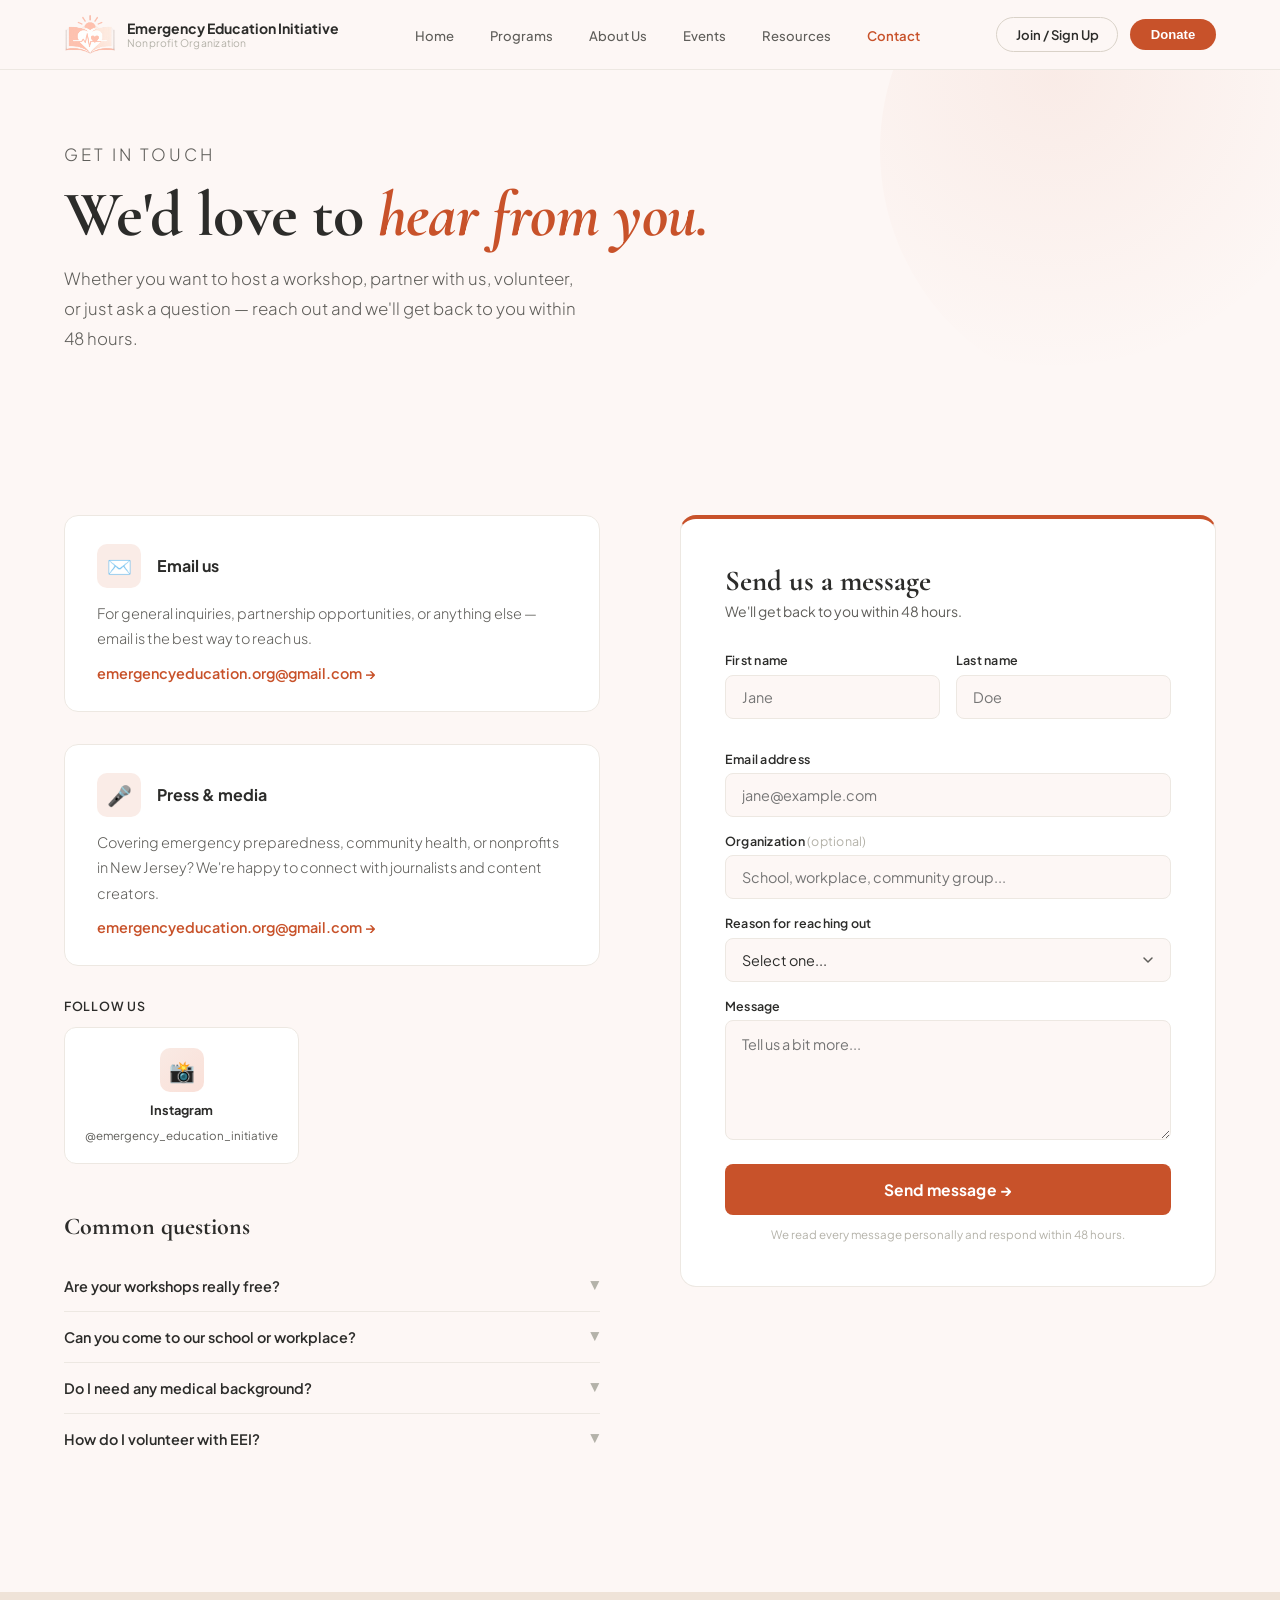
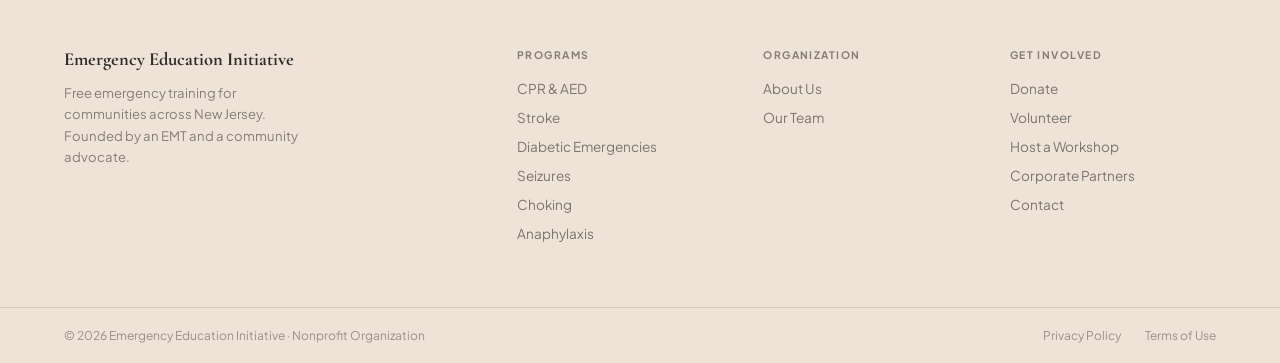
<file: contact.html>
<!DOCTYPE html>
<html lang="en">
<head>
<meta charset="UTF-8">
<meta name="viewport" content="width=device-width, initial-scale=1.0">
<title>Contact — Emergency Education Initiative</title>
<link rel="icon" type="image/png" href="images/eeifavicon2.png?v=4">
<link rel="apple-touch-icon" href="images/apple-touch-icon.png?v=2">
<meta name="description" content="Get in touch with the Emergency Education Initiative to ask a question, volunteer, host a free workshop, or partner with us.">
<meta property="og:title" content="Contact — Emergency Education Initiative">
<meta property="og:description" content="Reach out to EEI to ask a question, volunteer, host a free workshop, or explore a partnership.">
<meta property="og:type" content="website">
<meta name="twitter:card" content="summary">
<link rel="preconnect" href="https://fonts.googleapis.com">
<link href="https://fonts.googleapis.com/css2?family=Cormorant+Garamond:ital,wght@0,400;0,600;0,700;1,400;1,600;1,700&family=Plus+Jakarta+Sans:wght@300;400;500;600;700&display=swap" rel="stylesheet">
<style>
*,*::before,*::after{box-sizing:border-box;margin:0;padding:0}
:root{
  --slate:#2C2C2A;
  --slate-mid:#5F5E5A;
  --slate-light:#B4B2A9;
  --slate-tint:#F1EFE8;
  --coral:#C8522A;
  --coral-dark:#8C3519;
  --coral-mid:#D96A3E;
  --coral-light:#EDA07E;
  --coral-tint:#FAECE7;
  --blush:#FDF7F5;
  --blush-mid:#F9EFE9;
  --white:#ffffff;
  --border:#EDE8E2;
  --border-strong:#D9D2C8;
}
html{scroll-behavior:smooth}
body{font-family:'Plus Jakarta Sans',sans-serif;background:var(--blush);color:var(--slate);overflow-x:hidden}

/* ── NAV ── */
nav{
  position:fixed;top:0;left:0;right:0;z-index:100;
  background:rgba(253,247,245,0.97);backdrop-filter:blur(12px);
  border-bottom:1px solid var(--border);
  height:70px;display:flex;align-items:center;justify-content:space-between;
  padding:0 4rem;
}
.nav-brand{display:flex;align-items:center;gap:11px;text-decoration:none}
.nav-logo{width:52px;height:42px;object-fit:contain;display:block;flex-shrink:0;border-radius:8px}
.nav-wordmark{font-size:.875rem;font-weight:700;color:var(--slate);line-height:1.2}
.nav-wordmark small{display:block;font-size:.65rem;font-weight:400;color:var(--slate-light);letter-spacing:.02em}
.nav-links{display:flex;gap:2.25rem;list-style:none}
.nav-links a{font-size:.82rem;font-weight:500;color:var(--slate-mid);text-decoration:none;transition:color .2s}
.nav-links a:hover{color:var(--slate)}
.nav-links a.active{color:var(--coral);font-weight:600}
.nav-actions{display:flex;gap:.75rem;align-items:center}
.btn-ghost-nav{font-size:.82rem;font-weight:600;color:var(--slate);background:none;border:1.5px solid var(--border-strong);padding:.5rem 1.15rem;cursor:pointer;border-radius:999px;transition:all .2s;text-decoration:none}
.btn-ghost-nav:hover{border-color:var(--slate-mid)}
.btn-coral-nav{font-size:.82rem;font-weight:600;color:var(--white);background:var(--coral);border:none;padding:.5rem 1.3rem;cursor:pointer;border-radius:999px;transition:background .2s}
.btn-coral-nav:hover{background:var(--coral-dark)}

/* ── PAGE HERO ── */
.page-hero{
  padding:140px 4rem 80px;
  background:var(--blush);
  position:relative;overflow:hidden;
}
.page-hero-bg{
  position:absolute;top:-100px;right:-100px;
  width:500px;height:500px;border-radius:50%;
  background:radial-gradient(circle at 35% 35%,rgba(200,82,42,0.07),transparent 65%);
  pointer-events:none;
}
.page-hero-eyebrow{
  font-size:.68rem;font-weight:600;letter-spacing:.18em;text-transform:uppercase;
  color:var(--coral);margin-bottom:.65rem;
}
.page-hero h1{
  font-family:'Cormorant Garamond',serif;
  font-size:clamp(2.8rem,5vw,4.5rem);font-weight:700;
  line-height:1.05;color:var(--slate);margin-bottom:1rem;
  letter-spacing:-.01em;
}
.page-hero h1 em{font-style:italic;color:var(--coral)}
.page-hero p{
  font-size:1.05rem;font-weight:300;line-height:1.8;
  color:var(--slate-mid);max-width:520px;
}

/* ── MAIN CONTENT ── */
.contact-body{
  padding:5rem 4rem 8rem;
  display:grid;grid-template-columns:1fr 1fr;gap:5rem;
  align-items:start;
}

/* ── LEFT: contact info ── */
.contact-info{display:flex;flex-direction:column;gap:2rem}

.info-block{
  background:var(--white);border:1px solid var(--border);border-radius:14px;
  padding:1.75rem 2rem;
  transition:box-shadow .2s;
}
.info-block:hover{box-shadow:0 6px 24px rgba(0,0,0,.06)}
.info-block-top{display:flex;align-items:center;gap:1rem;margin-bottom:.85rem}
.info-icon{
  width:44px;height:44px;border-radius:10px;background:var(--coral-tint);
  display:flex;align-items:center;justify-content:center;font-size:1.25rem;flex-shrink:0;
}
.info-block-title{font-size:1rem;font-weight:700;color:var(--slate)}
.info-block p{font-size:.9rem;font-weight:300;line-height:1.75;color:var(--slate-mid)}
.info-link{
  display:inline-flex;align-items:center;gap:.4rem;
  font-size:.9rem;font-weight:600;color:var(--coral);
  text-decoration:none;margin-top:.75rem;transition:gap .2s;
}
.info-link:hover{gap:.75rem}

/* social cards */
.social-cards{display:flex;gap:.85rem}
.social-card{
  flex:0 0 200px;background:var(--white);border:1px solid var(--border);border-radius:12px;
  padding:1.25rem;display:flex;flex-direction:column;align-items:center;gap:.6rem;
  text-decoration:none;transition:all .22s;
}
.social-card:hover{border-color:var(--coral-light);transform:translateY(-3px);box-shadow:0 8px 24px rgba(0,0,0,.07)}
.social-icon{
  width:44px;height:44px;border-radius:10px;
  display:flex;align-items:center;justify-content:center;font-size:1.3rem;
}
.si-instagram{background:linear-gradient(135deg,#f9eae4,#fae0d8)}
.social-name{font-size:.8rem;font-weight:700;color:var(--slate)}
.social-handle{font-size:.72rem;color:var(--slate-mid)}

/* faq */
.faq-section{margin-top:1rem}
.faq-title{
  font-family:'Cormorant Garamond',serif;
  font-size:1.5rem;font-weight:700;color:var(--slate);
  margin-bottom:1.25rem;
}
.faq-item{
  border-bottom:1px solid var(--border);
  padding:1rem 0;
}
.faq-item:last-child{border-bottom:none}
.faq-q{
  font-size:.9rem;font-weight:600;color:var(--slate);
  cursor:pointer;display:flex;justify-content:space-between;align-items:center;
  gap:1rem;user-select:none;
}
.faq-q:hover{color:var(--coral)}
.faq-chevron{font-size:.75rem;color:var(--slate-light);transition:transform .25s;flex-shrink:0}
.faq-a{
  font-size:.875rem;font-weight:300;line-height:1.75;color:var(--slate-mid);
  max-height:0;overflow:hidden;transition:max-height .3s ease,padding .3s ease;
}
.faq-item.open .faq-a{max-height:200px;padding-top:.65rem}
.faq-item.open .faq-chevron{transform:rotate(180deg)}

/* ── RIGHT: form ── */
.contact-form-wrap{position:sticky;top:90px}
.form-card{
  background:var(--white);border:1.5px solid var(--border);
  border-radius:16px;padding:2.75rem;
  border-top:4px solid var(--coral);
}
.form-card h2{
  font-family:'Cormorant Garamond',serif;
  font-size:1.8rem;font-weight:700;color:var(--slate);
  margin-bottom:.3rem;
}
.form-card>p{font-size:.875rem;color:var(--slate-mid);margin-bottom:2rem}
.form-row{display:grid;grid-template-columns:1fr 1fr;gap:1rem;margin-bottom:1rem}
.form-group{display:flex;flex-direction:column;gap:.4rem;margin-bottom:1rem}
.form-group:last-of-type{margin-bottom:0}
.form-label{font-size:.78rem;font-weight:600;color:var(--slate);letter-spacing:.02em}
.form-input,.form-select,.form-textarea{
  width:100%;padding:.75rem 1rem;
  border:1.5px solid var(--border);border-radius:8px;
  background:var(--blush);color:var(--slate);
  font-family:'Plus Jakarta Sans',sans-serif;font-size:.9rem;
  transition:border-color .2s,background .2s;outline:none;
}
.form-input:focus,.form-select:focus,.form-textarea:focus{
  border-color:var(--coral-light);background:var(--white);
}
.form-textarea{resize:vertical;min-height:120px;line-height:1.6}
.form-select{appearance:none;cursor:pointer;background-image:url("data:image/svg+xml,%3Csvg xmlns='http://www.w3.org/2000/svg' width='12' height='12' viewBox='0 0 12 12'%3E%3Cpath d='M2 4l4 4 4-4' fill='none' stroke='%235F5E5A' stroke-width='1.5' stroke-linecap='round' stroke-linejoin='round'/%3E%3C/svg%3E");background-repeat:no-repeat;background-position:right 1rem center}
.submit-btn{
  width:100%;padding:1rem;background:var(--coral);color:var(--white);border:none;
  border-radius:8px;cursor:pointer;margin-top:1.5rem;
  font-family:'Plus Jakarta Sans',sans-serif;font-size:.975rem;font-weight:700;
  transition:background .2s,transform .15s;letter-spacing:.01em;
}
.submit-btn:hover{background:var(--coral-dark);transform:translateY(-1px)}
.form-note{font-size:.72rem;color:var(--slate-light);text-align:center;margin-top:.75rem}

/* success state */
.success-msg{
  display:none;text-align:center;padding:2rem 1rem;
}
.success-msg.show{display:block}
.success-icon{font-size:3rem;margin-bottom:1rem}
.success-msg h3{
  font-family:'Cormorant Garamond',serif;font-size:1.5rem;font-weight:700;
  color:var(--slate);margin-bottom:.5rem;
}
.success-msg p{font-size:.9rem;color:var(--slate-mid);line-height:1.7}

/* ── FOOTER ── */
footer{background:#EFE3D8}
.footer-main{padding:3.5rem 4rem;display:grid;grid-template-columns:2fr 1fr 1fr 1fr;gap:2.5rem}
.footer-brand p{font-family:'Cormorant Garamond',serif;font-size:1.15rem;font-weight:700;color:var(--slate);margin-bottom:.75rem}
.footer-brand span{font-size:.82rem;color:rgba(44,44,42,.55);line-height:1.65;display:block;max-width:240px}
.footer-col h4{font-size:.65rem;font-weight:700;letter-spacing:.14em;text-transform:uppercase;color:rgba(44,44,42,.55);margin-bottom:1rem}
.footer-col ul{list-style:none}
.footer-col li{margin-bottom:.5rem}
.footer-col a{font-size:.85rem;color:rgba(44,44,42,.6);text-decoration:none;transition:color .2s}
.footer-col a:hover{color:var(--slate)}
.footer-bottom{border-top:1px solid rgba(44,44,42,.12);padding:1.25rem 4rem;display:flex;justify-content:space-between;align-items:center}
.footer-bottom p,.footer-bottom a{font-size:.75rem;color:rgba(44,44,42,.45);text-decoration:none}
.footer-bottom a:hover{color:rgba(44,44,42,.7)}
.fb-links{display:flex;gap:1.5rem}

@keyframes fadeUp{from{opacity:0;transform:translateY(18px)}to{opacity:1;transform:translateY(0)}}
.page-hero{animation:fadeUp .8s ease both}
.contact-body{animation:fadeUp .8s .12s ease both}
</style>
<link rel="stylesheet" href="css/responsive.css?v=4">
<script src="js/reveal.js?v=3" defer></script>
</head>
<body>

<!-- NAV -->
<nav>
  <a class="nav-brand" href="index.html">
    <img class="nav-logo" src="images/eeiicon2.png?v=3" alt="Emergency Education Initiative logo">
    <div class="nav-wordmark">Emergency Education Initiative<small>Nonprofit Organization</small></div>
  </a>
  <button class="nav-toggle" aria-label="Toggle menu" aria-expanded="false"><span></span><span></span><span></span></button>
  <ul class="nav-links">
    <li><a href="index.html">Home</a></li>
    <li><a href="programs.html">Programs</a></li>
    <li><a href="about.html">About Us</a></li>
    <li><a href="events.html">Events</a></li>
    <li><a href="resources.html">Resources</a></li>
    <li><a href="contact.html" class="active">Contact</a></li>
  </ul>
  <div class="nav-actions">
    <a href="contact.html" class="btn-ghost-nav">Join / Sign Up</a>
    <button class="btn-coral-nav">Donate</button>
  </div>
</nav>

<!-- PAGE HERO -->
<section class="page-hero">
  <div class="page-hero-bg"></div>
  <p class="page-hero-eyebrow">Get in touch</p>
  <h1>We'd love to <em>hear from you.</em></h1>
  <p>Whether you want to host a workshop, partner with us, volunteer, or just ask a question — reach out and we'll get back to you within 48 hours.</p>
</section>

<!-- MAIN -->
<div class="contact-body">

  <!-- LEFT -->
  <div class="contact-info">

    <div class="info-block">
      <div class="info-block-top">
        <div class="info-icon">✉️</div>
        <div class="info-block-title">Email us</div>
      </div>
      <p>For general inquiries, partnership opportunities, or anything else — email is the best way to reach us.</p>
      <a href="mailto:emergencyeducation.org@gmail.com" class="info-link">emergencyeducation.org@gmail.com →</a>
    </div>

    <div class="info-block">
      <div class="info-block-top">
        <div class="info-icon">🎤</div>
        <div class="info-block-title">Press & media</div>
      </div>
      <p>Covering emergency preparedness, community health, or nonprofits in New Jersey? We're happy to connect with journalists and content creators.</p>
      <a href="mailto:emergencyeducation.org@gmail.com" class="info-link">emergencyeducation.org@gmail.com →</a>
    </div>

    <div>
      <div style="font-size:.78rem;font-weight:600;color:var(--slate);letter-spacing:.06em;text-transform:uppercase;margin-bottom:.85rem">Follow us</div>
      <div class="social-cards">
        <a href="https://www.instagram.com/emergency_education_intiative/?hl=en" target="_blank" class="social-card">
          <div class="social-icon si-instagram">📸</div>
          <div class="social-name">Instagram</div>
          <div class="social-handle">@emergency_education_initiative</div>
        </a>
      </div>
    </div>

    <div class="faq-section">
      <div class="faq-title">Common questions</div>
      <div class="faq-item">
        <div class="faq-q">Are your workshops really free? <span class="faq-chevron">▼</span></div>
        <div class="faq-a">Yes — every EEI program is completely free to attend. We are a nonprofit organization funded entirely by donations and grants.</div>
      </div>
      <div class="faq-item">
        <div class="faq-q">Can you come to our school or workplace? <span class="faq-chevron">▼</span></div>
        <div class="faq-a">Absolutely. We love bringing workshops to schools, workplaces, faith communities, and neighborhood groups. Fill out the contact form and select "Host a workshop" to get started.</div>
      </div>
      <div class="faq-item">
        <div class="faq-q">Do I need any medical background? <span class="faq-chevron">▼</span></div>
        <div class="faq-a">None at all. Every program is designed for people with zero medical experience. If you can follow simple instructions, you can take one of our courses.</div>
      </div>
      <div class="faq-item">
        <div class="faq-q">How do I volunteer with EEI? <span class="faq-chevron">▼</span></div>
        <div class="faq-a">We're always looking for volunteers to help with events, outreach, and operations. Use the contact form below and select "Volunteer" as your reason for reaching out.</div>
      </div>
    </div>

  </div>

  <!-- RIGHT: FORM -->
  <div class="contact-form-wrap">
    <div class="form-card">
      <h2>Send us a message</h2>
      <p>We'll get back to you within 48 hours.</p>

      <form id="form-body" onsubmit="return submitForm(event)">
        <div class="form-row">
          <div class="form-group">
            <label class="form-label">First name</label>
            <input type="text" name="First name" class="form-input" placeholder="Jane" required>
          </div>
          <div class="form-group">
            <label class="form-label">Last name</label>
            <input type="text" name="Last name" class="form-input" placeholder="Doe" required>
          </div>
        </div>
        <div class="form-group">
          <label class="form-label">Email address</label>
          <input type="email" name="Email" class="form-input" placeholder="jane@example.com" required>
        </div>
        <div class="form-group">
          <label class="form-label">Organization <span style="font-weight:400;color:var(--slate-light)">(optional)</span></label>
          <input type="text" name="Organization" class="form-input" placeholder="School, workplace, community group...">
        </div>
        <div class="form-group">
          <label class="form-label">Reason for reaching out</label>
          <select class="form-select form-input" name="Reason">
            <option value="">Select one...</option>
            <option>General question</option>
            <option>Host a workshop</option>
            <option>Volunteer</option>
            <option>Donate or sponsor</option>
            <option>Partnership opportunity</option>
            <option>Press or media inquiry</option>
            <option>Other</option>
          </select>
        </div>
        <div class="form-group">
          <label class="form-label">Message</label>
          <textarea class="form-textarea" name="Message" placeholder="Tell us a bit more..." required></textarea>
        </div>
        <input type="hidden" name="_subject" value="New message from the EEI website contact form">
        <input type="hidden" name="_template" value="table">
        <input type="hidden" name="_captcha" value="false">
        <input type="text" name="_honey" style="display:none" tabindex="-1" autocomplete="off">
        <button type="submit" class="submit-btn">Send message →</button>
        <p class="form-note">We read every message personally and respond within 48 hours.</p>
      </form>

      <div class="success-msg" id="success-msg">
        <div class="success-icon">✅</div>
        <h3>Message sent!</h3>
        <p>Thanks for reaching out. We'll get back to you within 48 hours. In the meantime, feel free to follow us on Instagram.</p>
      </div>

    </div>
  </div>

</div>

<!-- FOOTER -->
<footer>
  <div class="footer-main">
    <div class="footer-brand">
      <p>Emergency Education Initiative</p>
      <span>Free emergency training for communities across New Jersey. Founded by an EMT and a community advocate.</span>
    </div>
    <div class="footer-col">
      <h4>Programs</h4>
      <ul>
        <li><a href="#">CPR &amp; AED</a></li>
        <li><a href="#">Stroke</a></li>
        <li><a href="#">Diabetic Emergencies</a></li>
        <li><a href="#">Seizures</a></li>
        <li><a href="#">Choking</a></li>
        <li><a href="#">Anaphylaxis</a></li>
      </ul>
    </div>
    <div class="footer-col">
      <h4>Organization</h4>
      <ul>
        <li><a href="about.html">About Us</a></li>
        <li><a href="about.html">Our Team</a></li>
        <li class="hidden-until-ready"><a href="about.html#partners">Partners</a></li>
      </ul>
    </div>
    <div class="footer-col">
      <h4>Get Involved</h4>
      <ul>
        <li><a href="donate.html">Donate</a></li>
        <li><a href="contact.html">Volunteer</a></li>
        <li><a href="contact.html">Host a Workshop</a></li>
        <li><a href="donate.html#corporate">Corporate Partners</a></li>
        <li><a href="contact.html">Contact</a></li>
      </ul>
    </div>
  </div>
  <div class="footer-bottom">
    <p>© 2026 Emergency Education Initiative · Nonprofit Organization</p>
    <div class="fb-links"><a href="#">Privacy Policy</a><a href="#">Terms of Use</a></div>
  </div>
</footer>

<script>
async function submitForm(event) {
  event.preventDefault();
  const form = event.target;
  const btn = form.querySelector('.submit-btn');
  const originalLabel = btn.textContent;
  btn.disabled = true;
  btn.textContent = 'Sending...';
  try {
    const res = await fetch('https://formsubmit.co/ajax/contact@eeihealth.org', {
      method: 'POST',
      headers: { 'Accept': 'application/json' },
      body: new FormData(form),
    });
    if (!res.ok) throw new Error('Request failed');
    form.style.display = 'none';
    document.getElementById('success-msg').classList.add('show');
  } catch (err) {
    btn.disabled = false;
    btn.textContent = originalLabel;
    alert("Something went wrong sending your message. Please email us directly at contact@eeihealth.org.");
  }
  return false;
}
const faqs = document.querySelectorAll('.faq-item');
faqs.forEach(f => {
  f.querySelector('.faq-q').addEventListener('click', () => {
    const wasOpen = f.classList.contains('open');
    faqs.forEach(x => x.classList.remove('open'));
    if (!wasOpen) f.classList.add('open');
  });
});

document.querySelector('.nav-toggle').addEventListener('click', function () {
  const open = document.querySelector('nav').classList.toggle('nav-open');
  this.setAttribute('aria-expanded', open);
});
</script>
</body>
</html>
</file>
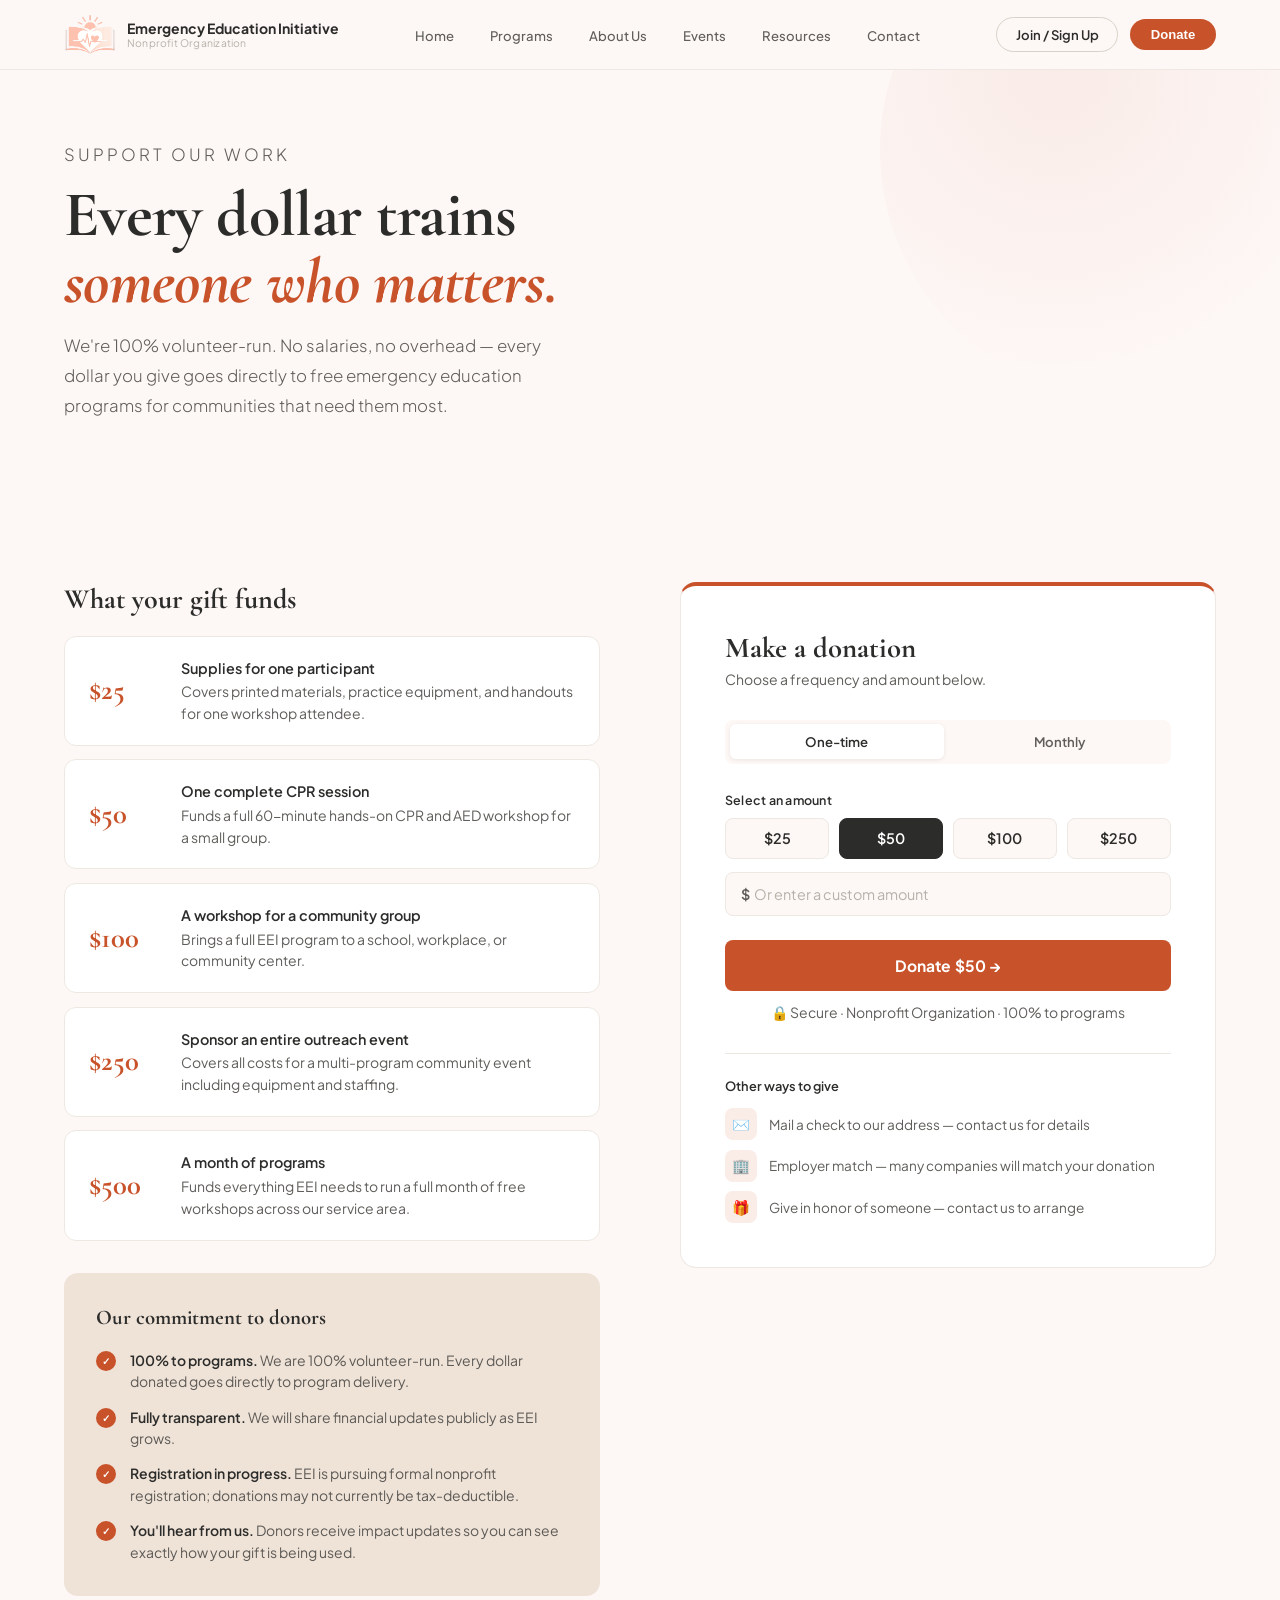
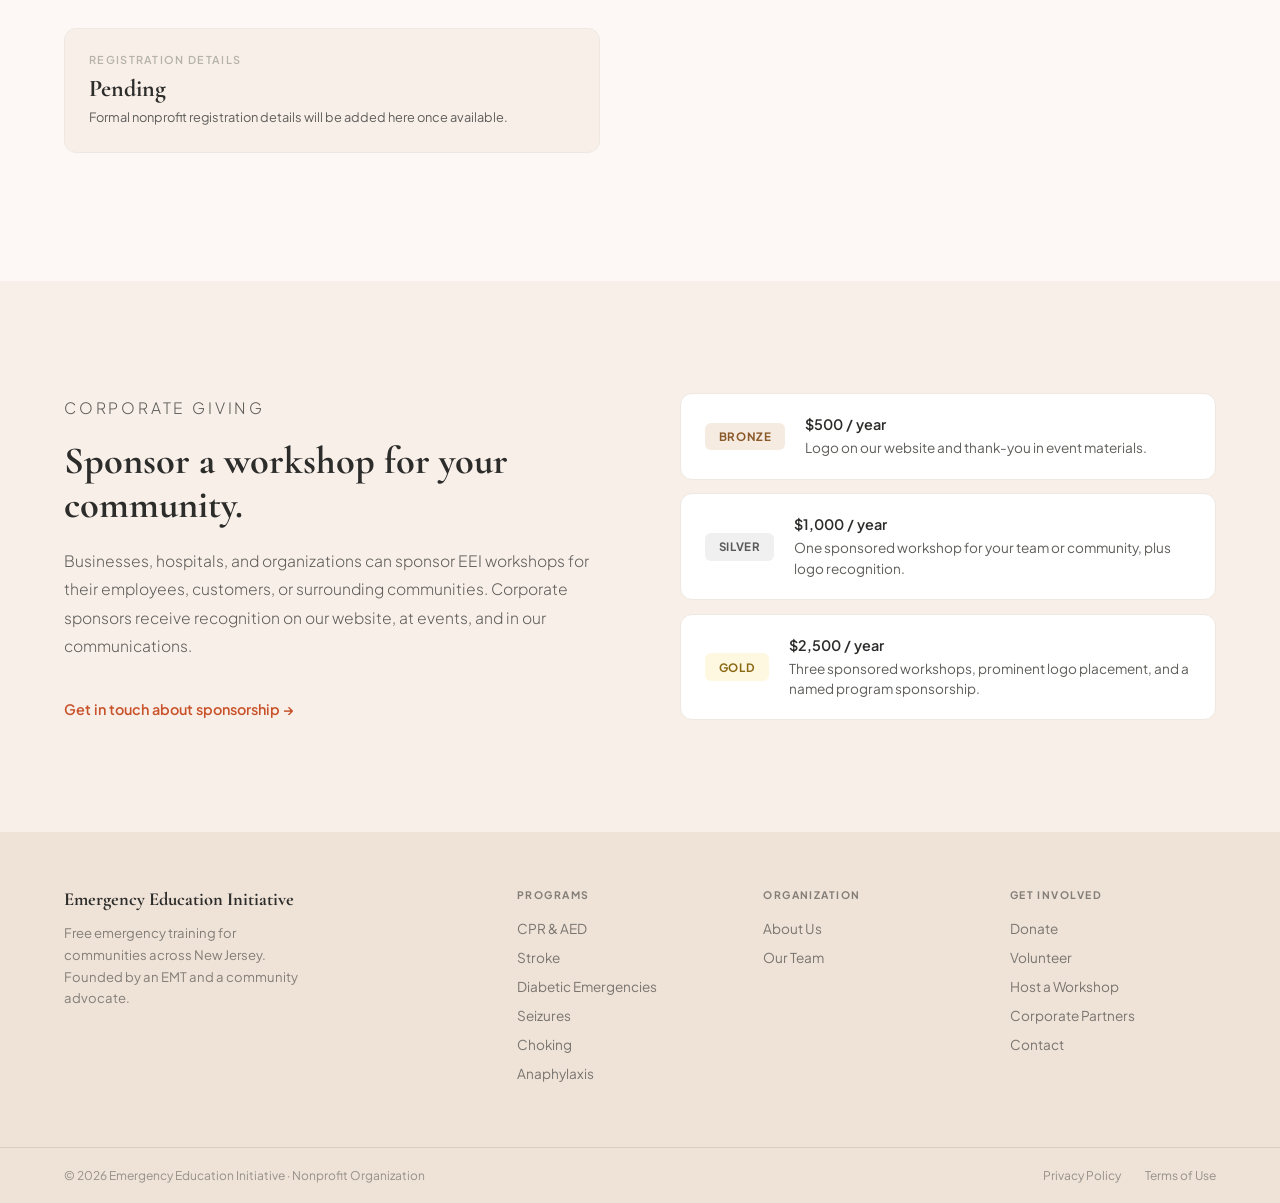
<file: donate.html>
<!DOCTYPE html>
<html lang="en">
<head>
<meta charset="UTF-8">
<meta name="viewport" content="width=device-width, initial-scale=1.0">
<title>Donate — Emergency Education Initiative</title>
<link rel="icon" type="image/png" href="images/eeifavicon2.png?v=4">
<link rel="apple-touch-icon" href="images/apple-touch-icon.png?v=2">
<meta name="description" content="Support free emergency response training for New Jersey communities. Every dollar funds life-saving education at no cost to participants.">
<meta property="og:title" content="Donate — Emergency Education Initiative">
<meta property="og:description" content="EEI is 100% volunteer-run — every dollar goes directly to free emergency training programs, no overhead, no salaries.">
<meta property="og:type" content="website">
<meta name="twitter:card" content="summary">
<link rel="preconnect" href="https://fonts.googleapis.com">
<link href="https://fonts.googleapis.com/css2?family=Cormorant+Garamond:ital,wght@0,400;0,600;0,700;1,400;1,600;1,700&family=Plus+Jakarta+Sans:wght@300;400;500;600;700&display=swap" rel="stylesheet">
<style>
*,*::before,*::after{box-sizing:border-box;margin:0;padding:0}
:root{
  --slate:#2C2C2A;--slate-mid:#5F5E5A;--slate-light:#B4B2A9;--slate-tint:#F1EFE8;
  --coral:#C8522A;--coral-dark:#8C3519;--coral-mid:#D96A3E;--coral-light:#EDA07E;--coral-tint:#FAECE7;
  --blush:#FDF7F5;--blush-mid:#F9EFE9;--white:#ffffff;--border:#EDE8E2;--border-strong:#D9D2C8;
}
html{scroll-behavior:smooth}
body{font-family:'Plus Jakarta Sans',sans-serif;background:var(--blush);color:var(--slate);overflow-x:hidden}

nav{position:fixed;top:0;left:0;right:0;z-index:100;background:rgba(253,247,245,0.97);backdrop-filter:blur(12px);border-bottom:1px solid var(--border);height:70px;display:flex;align-items:center;justify-content:space-between;padding:0 4rem}
.nav-brand{display:flex;align-items:center;gap:11px;text-decoration:none}
.nav-logo{width:52px;height:42px;object-fit:contain;display:block;flex-shrink:0;border-radius:8px}
.nav-wordmark{font-size:.875rem;font-weight:700;color:var(--slate);line-height:1.2}
.nav-wordmark small{display:block;font-size:.65rem;font-weight:400;color:var(--slate-light);letter-spacing:.02em}
.nav-links{display:flex;gap:2.25rem;list-style:none}
.nav-links a{font-size:.82rem;font-weight:500;color:var(--slate-mid);text-decoration:none;transition:color .2s}
.nav-links a:hover{color:var(--slate)}
.nav-links a.active{color:var(--coral);font-weight:600}
.nav-actions{display:flex;gap:.75rem;align-items:center}
.btn-ghost-nav{font-size:.82rem;font-weight:600;color:var(--slate);background:none;border:1.5px solid var(--border-strong);padding:.5rem 1.15rem;cursor:pointer;border-radius:999px;transition:all .2s;text-decoration:none}
.btn-ghost-nav:hover{border-color:var(--slate-mid)}
.btn-coral-nav{font-size:.82rem;font-weight:600;color:var(--white);background:var(--coral);border:none;padding:.5rem 1.3rem;cursor:pointer;border-radius:999px;transition:background .2s}
.btn-coral-nav:hover{background:var(--coral-dark)}

.page-hero{padding:140px 4rem 80px;background:var(--blush);position:relative;overflow:hidden;animation:fadeUp .8s ease both}
.hero-bg{position:absolute;top:-100px;right:-100px;width:500px;height:500px;border-radius:50%;background:radial-gradient(circle at 35% 35%,rgba(200,82,42,0.07),transparent 65%);pointer-events:none}
.eyebrow{font-size:.68rem;font-weight:600;letter-spacing:.18em;text-transform:uppercase;color:var(--coral);margin-bottom:.65rem}
.page-hero h1{font-family:'Cormorant Garamond',serif;font-size:clamp(2.8rem,5vw,4.5rem);font-weight:700;line-height:1.05;color:var(--slate);margin-bottom:1rem;letter-spacing:-.01em}
.page-hero h1 em{font-style:italic;color:var(--coral)}
.page-hero>p{font-size:1.05rem;font-weight:300;line-height:1.8;color:var(--slate-mid);max-width:520px}

/* DONATE MAIN */
.donate-main{padding:5rem 4rem 8rem;display:grid;grid-template-columns:1fr 1fr;gap:5rem;align-items:start}

/* LEFT */
.donate-left{display:flex;flex-direction:column;gap:2rem}
.impact-heading{font-family:'Cormorant Garamond',serif;font-size:1.75rem;font-weight:700;color:var(--slate);margin-bottom:1.25rem}
.impact-cards{display:flex;flex-direction:column;gap:.85rem}
.impact-card{
  display:flex;align-items:center;gap:1.25rem;
  background:var(--white);border:1px solid var(--border);border-radius:12px;
  padding:1.25rem 1.5rem;transition:all .22s;cursor:default;
}
.impact-card:hover{border-color:var(--coral-light);box-shadow:0 6px 20px rgba(0,0,0,.07);transform:translateX(4px)}
.impact-amount{
  font-family:'Cormorant Garamond',serif;font-size:1.8rem;font-weight:700;
  color:var(--coral);line-height:1;flex-shrink:0;min-width:72px;
}
.impact-desc{font-size:.875rem;color:var(--slate-mid);line-height:1.55}
.impact-desc strong{display:block;font-size:.9rem;font-weight:600;color:var(--slate);margin-bottom:.15rem}

.trust-block{background:#EFE3D8;border-radius:14px;padding:2rem}
.trust-title{font-family:'Cormorant Garamond',serif;font-size:1.3rem;font-weight:700;color:var(--slate);margin-bottom:1.25rem}
.trust-items{display:flex;flex-direction:column;gap:.85rem}
.trust-item{display:flex;align-items:flex-start;gap:.85rem}
.trust-check{width:20px;height:20px;border-radius:50%;background:var(--coral);display:flex;align-items:center;justify-content:center;font-size:.6rem;font-weight:800;color:var(--white);flex-shrink:0;margin-top:1px}
.trust-text{font-size:.875rem;color:rgba(44,44,42,.75);line-height:1.55}
.trust-text strong{color:var(--slate);font-weight:600}

.ein-block{background:var(--blush-mid);border:1px solid var(--border);border-radius:12px;padding:1.5rem}
.ein-label{font-size:.68rem;font-weight:600;letter-spacing:.12em;text-transform:uppercase;color:var(--slate-light);margin-bottom:.5rem}
.ein-num{font-family:'Cormorant Garamond',serif;font-size:1.5rem;font-weight:700;color:var(--slate)}
.ein-desc{font-size:.8rem;color:var(--slate-mid);margin-top:.35rem;line-height:1.55}

/* RIGHT */
.donate-right{position:sticky;top:90px}
.donate-card{background:var(--white);border:1.5px solid var(--border);border-radius:16px;padding:2.75rem;border-top:4px solid var(--coral)}
.donate-card h2{font-family:'Cormorant Garamond',serif;font-size:1.8rem;font-weight:700;color:var(--slate);margin-bottom:.3rem}
.donate-card>p{font-size:.875rem;color:var(--slate-mid);margin-bottom:2rem}

.frequency-tabs{display:flex;gap:.5rem;margin-bottom:1.75rem;background:var(--blush);border-radius:8px;padding:.3rem}
.freq-tab{flex:1;padding:.55rem;border:none;background:transparent;cursor:pointer;font-family:'Plus Jakarta Sans',sans-serif;font-size:.82rem;font-weight:600;color:var(--slate-mid);border-radius:6px;transition:all .2s;text-align:center}
.freq-tab.active{background:var(--white);color:var(--slate);box-shadow:0 1px 4px rgba(0,0,0,.08)}

.amount-label{font-size:.78rem;font-weight:600;color:var(--slate);letter-spacing:.02em;margin-bottom:.65rem}
.amounts{display:grid;grid-template-columns:repeat(4,1fr);gap:.6rem;margin-bottom:.85rem}
.amt{padding:.65rem .25rem;border:1.5px solid var(--border);background:var(--blush);cursor:pointer;text-align:center;font-family:'Plus Jakarta Sans',sans-serif;font-size:.9rem;font-weight:600;color:var(--slate);border-radius:8px;transition:all .2s}
.amt:hover,.amt.active{background:var(--slate);color:var(--white);border-color:var(--slate)}
.custom-input-wrap{margin-bottom:1.5rem;position:relative}
.custom-prefix{position:absolute;left:1rem;top:50%;transform:translateY(-50%);font-size:.9rem;font-weight:600;color:var(--slate-mid)}
.custom-input{width:100%;padding:.75rem 1rem .75rem 1.75rem;border:1.5px solid var(--border);border-radius:8px;background:var(--blush);color:var(--slate);font-family:'Plus Jakarta Sans',sans-serif;font-size:.9rem;outline:none;transition:border-color .2s}
.custom-input:focus{border-color:var(--coral-light);background:var(--white)}
.custom-input::placeholder{color:var(--slate-light)}
.give-btn{width:100%;padding:1rem;background:var(--coral);color:var(--white);border:none;border-radius:8px;cursor:pointer;font-family:'Plus Jakarta Sans',sans-serif;font-size:.975rem;font-weight:700;transition:background .2s,transform .15s;letter-spacing:.01em}
.give-btn:hover{background:var(--coral-dark);transform:translateY(-1px)}
.secure-note{font-size:.72rem;color:var(--slate-light);text-align:center;margin-top:.75rem}
.divider-line{height:1px;background:var(--border);margin:1.5rem 0}
.other-ways-title{font-size:.8rem;font-weight:600;color:var(--slate);margin-bottom:.85rem}
.other-ways{display:flex;flex-direction:column;gap:.6rem}
.other-way{display:flex;align-items:center;gap:.75rem;font-size:.85rem;color:var(--slate-mid)}
.ow-icon{width:32px;height:32px;border-radius:8px;background:var(--coral-tint);display:flex;align-items:center;justify-content:center;font-size:.9rem;flex-shrink:0}

/* CORPORATE */
.corporate{padding:7rem 4rem;background:var(--blush-mid);display:grid;grid-template-columns:1fr 1fr;gap:5rem;align-items:center}
.corp-text h2{font-family:'Cormorant Garamond',serif;font-size:clamp(2rem,3vw,2.8rem);font-weight:700;color:var(--slate);line-height:1.15;margin-bottom:1.25rem}
.corp-text p{font-size:.975rem;font-weight:300;line-height:1.82;color:var(--slate-mid);margin-bottom:1rem}
.corp-tiers{display:flex;flex-direction:column;gap:.85rem}
.corp-tier{display:flex;align-items:center;gap:1.25rem;background:var(--white);border:1px solid var(--border);border-radius:12px;padding:1.25rem 1.5rem}
.corp-badge{padding:.4rem .85rem;border-radius:6px;font-size:.72rem;font-weight:700;letter-spacing:.06em;text-transform:uppercase;flex-shrink:0}
.cb-bronze{background:#F5EBE0;color:#8B5A2B}
.cb-silver{background:#F0F0F0;color:#5A5A5A}
.cb-gold{background:#FFF8E1;color:#8B6914}
.corp-tier-desc{font-size:.85rem;color:var(--slate-mid);line-height:1.5}
.corp-tier-desc strong{display:block;font-size:.9rem;font-weight:600;color:var(--slate);margin-bottom:.15rem}
.corp-link{display:inline-flex;align-items:center;gap:.4rem;font-size:.9rem;font-weight:600;color:var(--coral);text-decoration:none;margin-top:1.5rem;transition:gap .2s}
.corp-link:hover{gap:.75rem}

footer{background:#EFE3D8}
.footer-main{padding:3.5rem 4rem;display:grid;grid-template-columns:2fr 1fr 1fr 1fr;gap:2.5rem}
.footer-brand p{font-family:'Cormorant Garamond',serif;font-size:1.15rem;font-weight:700;color:var(--slate);margin-bottom:.75rem}
.footer-brand span{font-size:.82rem;color:rgba(44,44,42,.55);line-height:1.65;display:block;max-width:240px}
.footer-col h4{font-size:.65rem;font-weight:700;letter-spacing:.14em;text-transform:uppercase;color:rgba(44,44,42,.55);margin-bottom:1rem}
.footer-col ul{list-style:none}
.footer-col li{margin-bottom:.5rem}
.footer-col a{font-size:.85rem;color:rgba(44,44,42,.6);text-decoration:none;transition:color .2s}
.footer-col a:hover{color:var(--slate)}
.footer-bottom{border-top:1px solid rgba(44,44,42,.12);padding:1.25rem 4rem;display:flex;justify-content:space-between;align-items:center}
.footer-bottom p,.footer-bottom a{font-size:.75rem;color:rgba(44,44,42,.45);text-decoration:none}
.footer-bottom a:hover{color:rgba(44,44,42,.7)}
.fb-links{display:flex;gap:1.5rem}

@keyframes fadeUp{from{opacity:0;transform:translateY(18px)}to{opacity:1;transform:translateY(0)}}
</style>
<link rel="stylesheet" href="css/responsive.css?v=4">
<script src="js/reveal.js?v=3" defer></script>
</head>
<body>

<nav>
  <a class="nav-brand" href="index.html">
    <img class="nav-logo" src="images/eeiicon2.png?v=3" alt="Emergency Education Initiative logo">
    <div class="nav-wordmark">Emergency Education Initiative<small>Nonprofit Organization</small></div>
  </a>
  <button class="nav-toggle" aria-label="Toggle menu" aria-expanded="false"><span></span><span></span><span></span></button>
  <ul class="nav-links">
    <li><a href="index.html">Home</a></li>
    <li><a href="programs.html">Programs</a></li>
    <li><a href="about.html">About Us</a></li>
    <li><a href="events.html">Events</a></li>
    <li><a href="resources.html">Resources</a></li>
    <li><a href="contact.html">Contact</a></li>
  </ul>
  <div class="nav-actions">
    <a href="contact.html" class="btn-ghost-nav">Join / Sign Up</a>
    <button class="btn-coral-nav">Donate</button>
  </div>
</nav>

<section class="page-hero">
  <div class="hero-bg"></div>
  <p class="eyebrow">Support our work</p>
  <h1>Every dollar trains<br><em>someone who matters.</em></h1>
  <p>We're 100% volunteer-run. No salaries, no overhead — every dollar you give goes directly to free emergency education programs for communities that need them most.</p>
</section>

<div class="donate-main">

  <div class="donate-left">
    <div>
      <h3 class="impact-heading">What your gift funds</h3>
      <div class="impact-cards">
        <div class="impact-card"><div class="impact-amount">$25</div><div class="impact-desc"><strong>Supplies for one participant</strong>Covers printed materials, practice equipment, and handouts for one workshop attendee.</div></div>
        <div class="impact-card"><div class="impact-amount">$50</div><div class="impact-desc"><strong>One complete CPR session</strong>Funds a full 60-minute hands-on CPR and AED workshop for a small group.</div></div>
        <div class="impact-card"><div class="impact-amount">$100</div><div class="impact-desc"><strong>A workshop for a community group</strong>Brings a full EEI program to a school, workplace, or community center.</div></div>
        <div class="impact-card"><div class="impact-amount">$250</div><div class="impact-desc"><strong>Sponsor an entire outreach event</strong>Covers all costs for a multi-program community event including equipment and staffing.</div></div>
        <div class="impact-card"><div class="impact-amount">$500</div><div class="impact-desc"><strong>A month of programs</strong>Funds everything EEI needs to run a full month of free workshops across our service area.</div></div>
      </div>
    </div>

    <div class="trust-block">
      <div class="trust-title">Our commitment to donors</div>
      <div class="trust-items">
        <div class="trust-item"><div class="trust-check">✓</div><div class="trust-text"><strong>100% to programs.</strong> We are 100% volunteer-run. Every dollar donated goes directly to program delivery.</div></div>
        <div class="trust-item"><div class="trust-check">✓</div><div class="trust-text"><strong>Fully transparent.</strong> We will share financial updates publicly as EEI grows.</div></div>
        <div class="trust-item"><div class="trust-check">✓</div><div class="trust-text"><strong>Registration in progress.</strong> EEI is pursuing formal nonprofit registration; donations may not currently be tax-deductible.</div></div>
        <div class="trust-item"><div class="trust-check">✓</div><div class="trust-text"><strong>You'll hear from us.</strong> Donors receive impact updates so you can see exactly how your gift is being used.</div></div>
      </div>
    </div>

    <div class="ein-block">
      <div class="ein-label">Registration details</div>
      <div class="ein-num">Pending</div>
      <div class="ein-desc">Formal nonprofit registration details will be added here once available.</div>
    </div>
  </div>

  <div class="donate-right">
    <div class="donate-card">
      <h2>Make a donation</h2>
      <p>Choose a frequency and amount below.</p>

      <div class="frequency-tabs">
        <button class="freq-tab active" onclick="setFreq(this,'one-time')">One-time</button>
        <button class="freq-tab" onclick="setFreq(this,'monthly')">Monthly</button>
      </div>

      <div class="amount-label">Select an amount</div>
      <div class="amounts">
        <button class="amt" onclick="setAmt(this,'25')">$25</button>
        <button class="amt active" onclick="setAmt(this,'50')">$50</button>
        <button class="amt" onclick="setAmt(this,'100')">$100</button>
        <button class="amt" onclick="setAmt(this,'250')">$250</button>
      </div>

      <div class="custom-input-wrap">
        <span class="custom-prefix">$</span>
        <input type="number" class="custom-input" id="custom-amt" placeholder="Or enter a custom amount" oninput="customAmt(this)">
      </div>

      <!-- REPLACE this button with your real PayPal or Stripe embed when ready -->
      <button class="give-btn" id="give-btn">Donate $50 →</button>
      <p class="secure-note">🔒 Secure · Nonprofit Organization · 100% to programs</p>

      <div class="divider-line"></div>
      <div class="other-ways-title">Other ways to give</div>
      <div class="other-ways">
        <div class="other-way"><div class="ow-icon">✉️</div>Mail a check to our address — contact us for details</div>
        <div class="other-way"><div class="ow-icon">🏢</div>Employer match — many companies will match your donation</div>
        <div class="other-way"><div class="ow-icon">🎁</div>Give in honor of someone — contact us to arrange</div>
      </div>
    </div>
  </div>

</div>

<section class="corporate" id="corporate">
  <div class="corp-text">
    <p class="eyebrow">Corporate giving</p>
    <h2>Sponsor a workshop for your community.</h2>
    <p>Businesses, hospitals, and organizations can sponsor EEI workshops for their employees, customers, or surrounding communities. Corporate sponsors receive recognition on our website, at events, and in our communications.</p>
    <a href="contact.html" class="corp-link">Get in touch about sponsorship →</a>
  </div>
  <div class="corp-tiers">
    <div class="corp-tier"><span class="corp-badge cb-bronze">Bronze</span><div class="corp-tier-desc"><strong>$500 / year</strong>Logo on our website and thank-you in event materials.</div></div>
    <div class="corp-tier"><span class="corp-badge cb-silver">Silver</span><div class="corp-tier-desc"><strong>$1,000 / year</strong>One sponsored workshop for your team or community, plus logo recognition.</div></div>
    <div class="corp-tier"><span class="corp-badge cb-gold">Gold</span><div class="corp-tier-desc"><strong>$2,500 / year</strong>Three sponsored workshops, prominent logo placement, and a named program sponsorship.</div></div>
  </div>
</section>

<footer>
  <div class="footer-main">
    <div class="footer-brand">
      <p>Emergency Education Initiative</p>
      <span>Free emergency training for communities across New Jersey. Founded by an EMT and a community advocate.</span>
    </div>
    <div class="footer-col">
      <h4>Programs</h4>
      <ul>
        <li><a href="#">CPR &amp; AED</a></li>
        <li><a href="#">Stroke</a></li>
        <li><a href="#">Diabetic Emergencies</a></li>
        <li><a href="#">Seizures</a></li>
        <li><a href="#">Choking</a></li>
        <li><a href="#">Anaphylaxis</a></li>
      </ul>
    </div>
    <div class="footer-col">
      <h4>Organization</h4>
      <ul>
        <li><a href="about.html">About Us</a></li>
        <li><a href="about.html">Our Team</a></li>
        <li class="hidden-until-ready"><a href="about.html#partners">Partners</a></li>
      </ul>
    </div>
    <div class="footer-col">
      <h4>Get Involved</h4>
      <ul>
        <li><a href="donate.html">Donate</a></li>
        <li><a href="contact.html">Volunteer</a></li>
        <li><a href="contact.html">Host a Workshop</a></li>
        <li><a href="donate.html#corporate">Corporate Partners</a></li>
        <li><a href="contact.html">Contact</a></li>
      </ul>
    </div>
  </div>
  <div class="footer-bottom">
    <p>© 2026 Emergency Education Initiative · Nonprofit Organization</p>
    <div class="fb-links"><a href="#">Privacy Policy</a><a href="#">Terms of Use</a></div>
  </div>
</footer>

<script>
let freq='one-time', amt='50';
function setFreq(el,f){
  document.querySelectorAll('.freq-tab').forEach(x=>x.classList.remove('active'));
  el.classList.add('active'); freq=f; updateBtn();
}
function setAmt(el,a){
  document.querySelectorAll('.amt').forEach(x=>x.classList.remove('active'));
  el.classList.add('active'); amt=a;
  document.getElementById('custom-amt').value='';
  updateBtn();
}
function customAmt(el){
  document.querySelectorAll('.amt').forEach(x=>x.classList.remove('active'));
  amt=el.value||''; updateBtn();
}
function updateBtn(){
  const label = amt ? `$${amt}` : 'an amount';
  const freqLabel = freq==='monthly' ? '/mo' : '';
  document.getElementById('give-btn').textContent=`Donate ${label}${freqLabel} →`;
}

document.querySelector('.nav-toggle').addEventListener('click',function(){
  const open=document.querySelector('nav').classList.toggle('nav-open');
  this.setAttribute('aria-expanded',open);
});
</script>
</body>
</html>
</file>
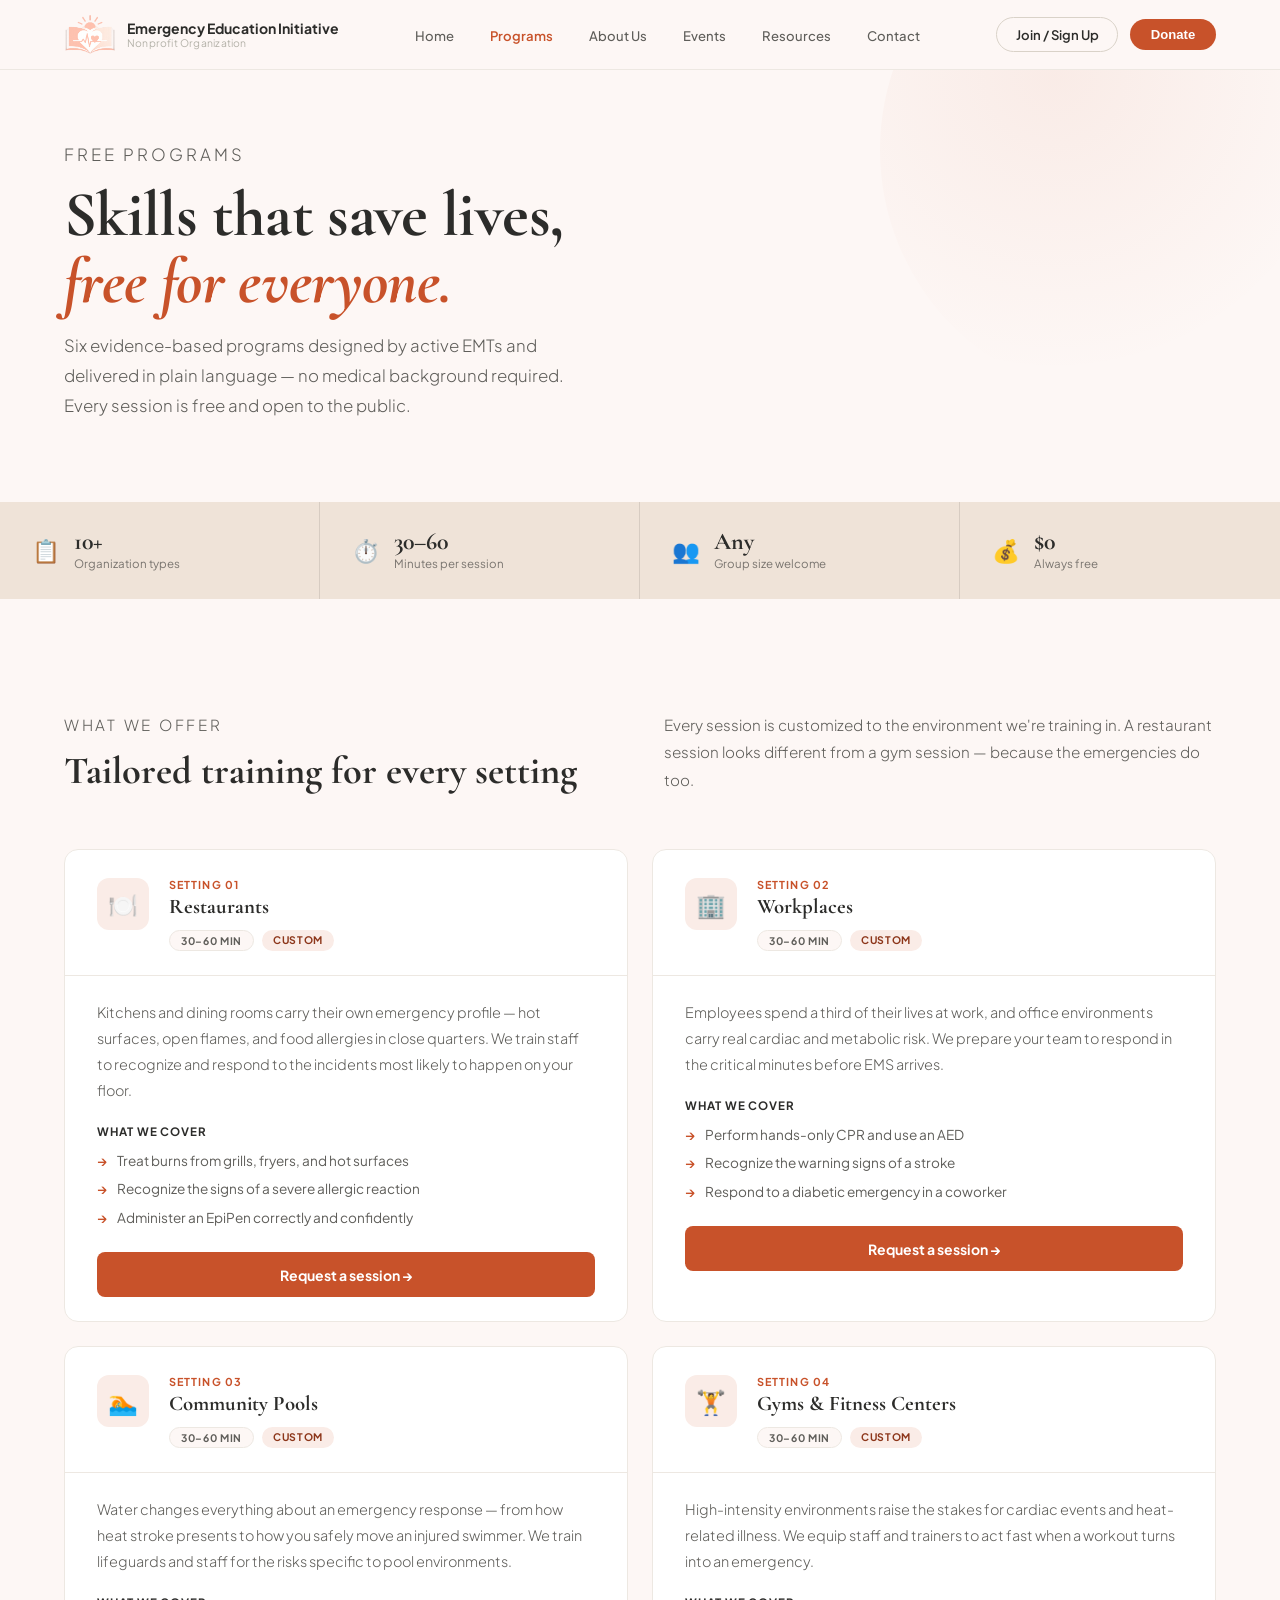
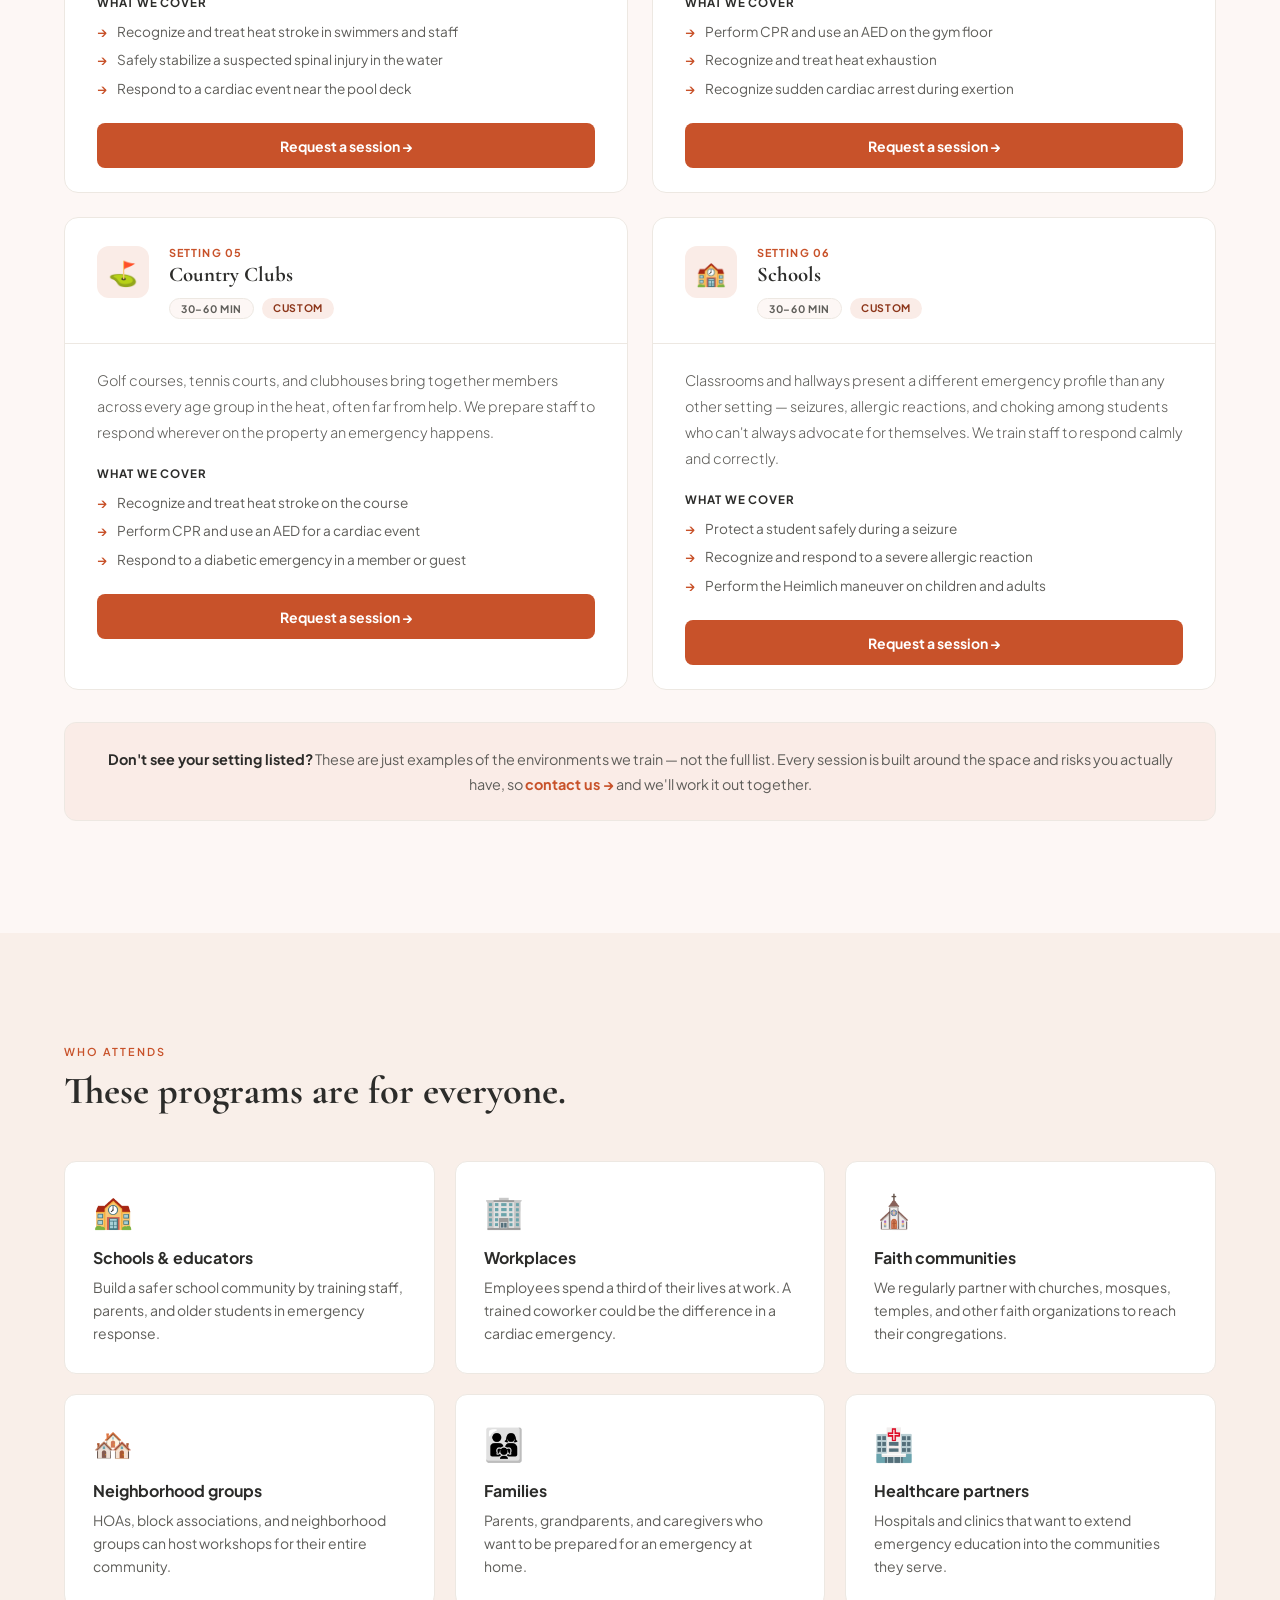
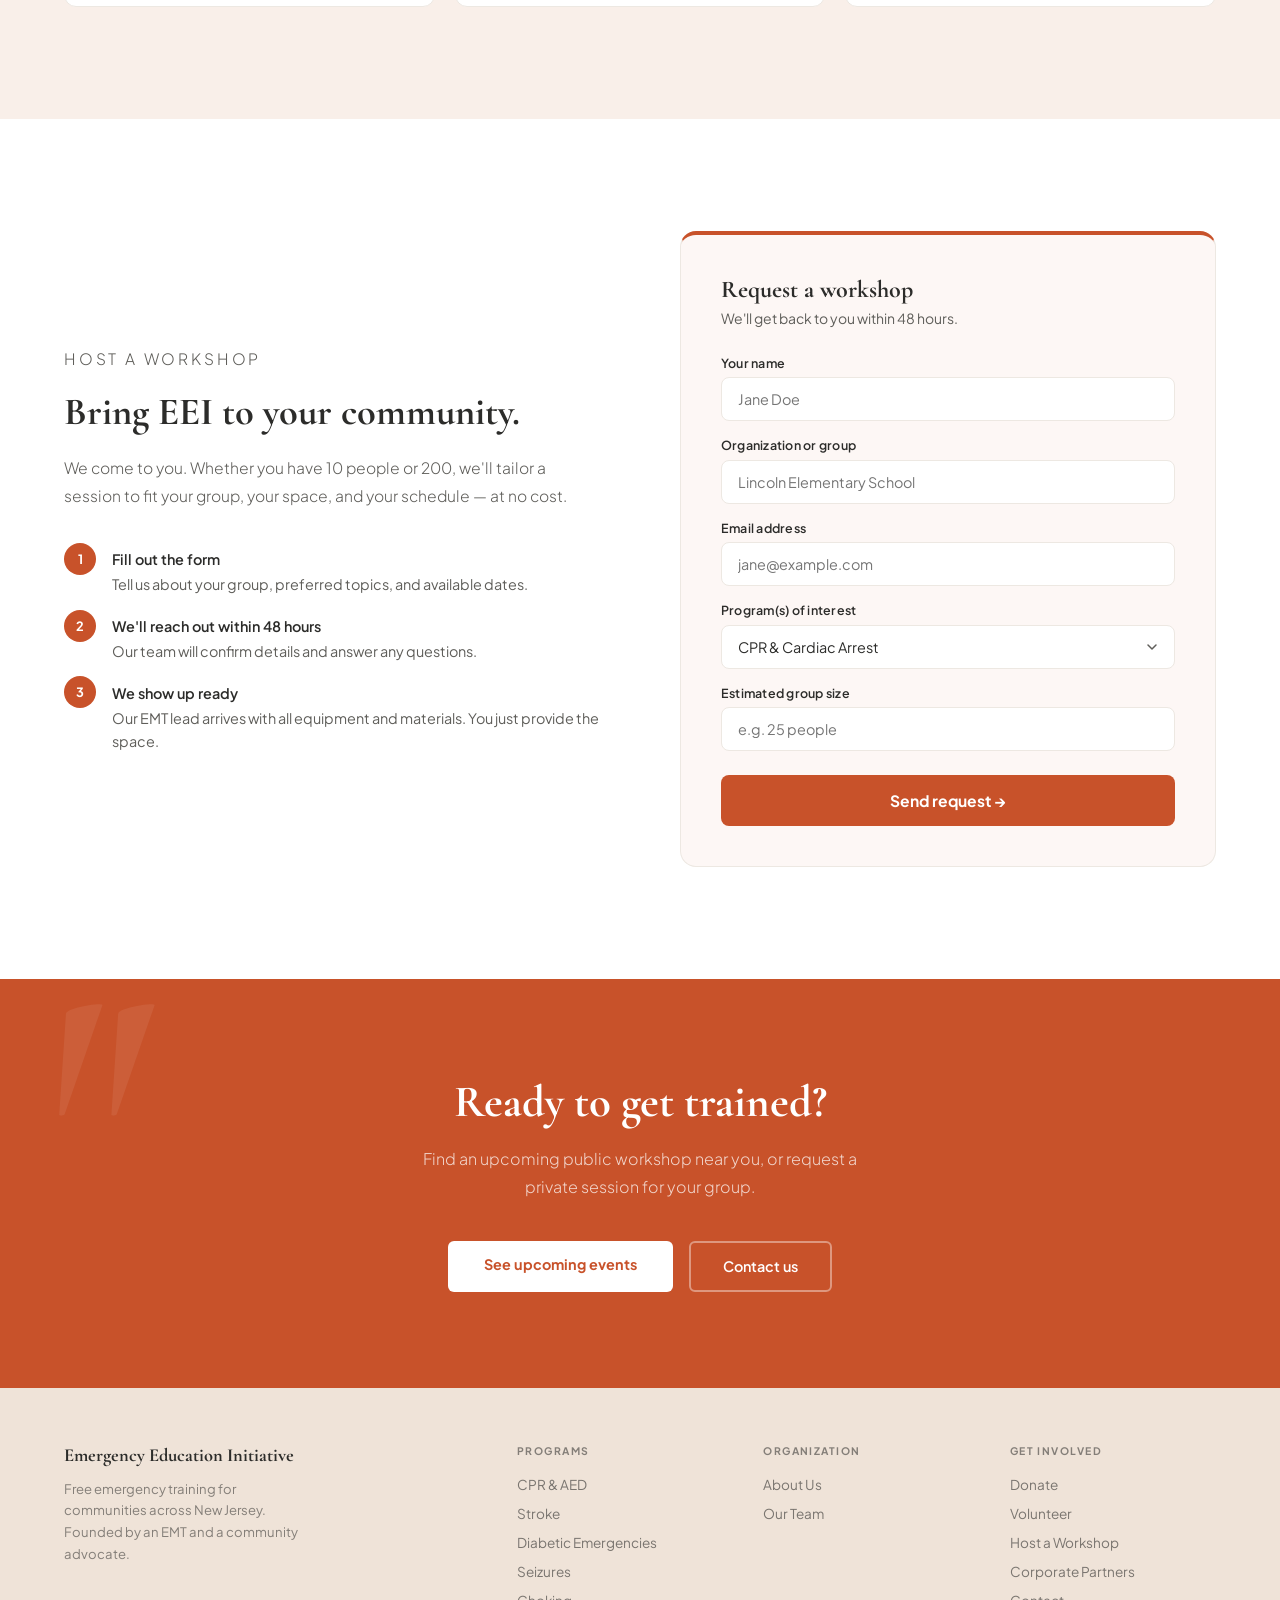
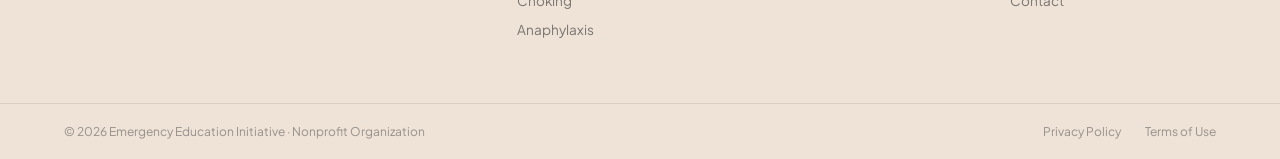
<file: programs.html>
<!DOCTYPE html>
<html lang="en">
<head>
<meta charset="UTF-8">
<meta name="viewport" content="width=device-width, initial-scale=1.0">
<title>Programs — Emergency Education Initiative</title>
<link rel="icon" type="image/png" href="images/eeifavicon2.png?v=4">
<link rel="apple-touch-icon" href="images/apple-touch-icon.png?v=2">
<meta name="description" content="Explore EEI's free emergency response programs — CPR &amp; AED, stroke recognition, diabetic emergencies, seizures, choking, and anaphylaxis.">
<meta property="og:title" content="Programs — Emergency Education Initiative">
<meta property="og:description" content="Six free, hands-on emergency response programs taught by an active EMT — no medical background needed.">
<meta property="og:type" content="website">
<meta name="twitter:card" content="summary">
<link rel="preconnect" href="https://fonts.googleapis.com">
<link href="https://fonts.googleapis.com/css2?family=Cormorant+Garamond:ital,wght@0,400;0,600;0,700;1,400;1,600;1,700&family=Plus+Jakarta+Sans:wght@300;400;500;600;700&display=swap" rel="stylesheet">
<style>
*,*::before,*::after{box-sizing:border-box;margin:0;padding:0}
:root{
  --slate:#2C2C2A;--slate-mid:#5F5E5A;--slate-light:#B4B2A9;--slate-tint:#F1EFE8;
  --coral:#C8522A;--coral-dark:#8C3519;--coral-mid:#D96A3E;--coral-light:#EDA07E;--coral-tint:#FAECE7;
  --blush:#FDF7F5;--blush-mid:#F9EFE9;--white:#ffffff;--border:#EDE8E2;--border-strong:#D9D2C8;
}
html{scroll-behavior:smooth}
body{font-family:'Plus Jakarta Sans',sans-serif;background:var(--blush);color:var(--slate);overflow-x:hidden}

nav{position:fixed;top:0;left:0;right:0;z-index:100;background:rgba(253,247,245,0.97);backdrop-filter:blur(12px);border-bottom:1px solid var(--border);height:70px;display:flex;align-items:center;justify-content:space-between;padding:0 4rem}
.nav-brand{display:flex;align-items:center;gap:11px;text-decoration:none}
.nav-logo{width:52px;height:42px;object-fit:contain;display:block;flex-shrink:0;border-radius:8px}
.nav-wordmark{font-size:.875rem;font-weight:700;color:var(--slate);line-height:1.2}
.nav-wordmark small{display:block;font-size:.65rem;font-weight:400;color:var(--slate-light);letter-spacing:.02em}
.nav-links{display:flex;gap:2.25rem;list-style:none}
.nav-links a{font-size:.82rem;font-weight:500;color:var(--slate-mid);text-decoration:none;transition:color .2s}
.nav-links a:hover{color:var(--slate)}
.nav-links a.active{color:var(--coral);font-weight:600}
.nav-actions{display:flex;gap:.75rem;align-items:center}
.btn-ghost-nav{font-size:.82rem;font-weight:600;color:var(--slate);background:none;border:1.5px solid var(--border-strong);padding:.5rem 1.15rem;cursor:pointer;border-radius:999px;transition:all .2s;text-decoration:none}
.btn-ghost-nav:hover{border-color:var(--slate-mid)}
.btn-coral-nav{font-size:.82rem;font-weight:600;color:var(--white);background:var(--coral);border:none;padding:.5rem 1.3rem;cursor:pointer;border-radius:999px;transition:background .2s}
.btn-coral-nav:hover{background:var(--coral-dark)}

.page-hero{padding:140px 4rem 80px;background:var(--blush);position:relative;overflow:hidden;animation:fadeUp .8s ease both}
.hero-bg{position:absolute;top:-100px;right:-100px;width:500px;height:500px;border-radius:50%;background:radial-gradient(circle at 35% 35%,rgba(200,82,42,0.07),transparent 65%);pointer-events:none}
.eyebrow{font-size:.68rem;font-weight:600;letter-spacing:.18em;text-transform:uppercase;color:var(--coral);margin-bottom:.65rem}
.page-hero h1{font-family:'Cormorant Garamond',serif;font-size:clamp(2.8rem,5vw,4.5rem);font-weight:700;line-height:1.05;color:var(--slate);margin-bottom:1rem;letter-spacing:-.01em}
.page-hero h1 em{font-style:italic;color:var(--coral)}
.page-hero>p{font-size:1.05rem;font-weight:300;line-height:1.8;color:var(--slate-mid);max-width:520px}

/* QUICK FACTS */
.quick-facts{background:#EFE3D8;display:grid;grid-template-columns:repeat(4,1fr)}
.qf-cell{padding:1.75rem 2rem;border-right:1px solid rgba(44,44,42,.12);display:flex;align-items:center;gap:.85rem}
.qf-cell:last-child{border:none}
.qf-icon{font-size:1.4rem;flex-shrink:0}
.qf-num{font-family:'Cormorant Garamond',serif;font-size:1.5rem;font-weight:700;color:var(--slate);line-height:1}
.qf-label{font-size:.72rem;color:rgba(44,44,42,.6);margin-top:.15rem}

/* PROGRAMS GRID */
.programs-section{padding:7rem 4rem}
.programs-header{margin-bottom:3.5rem;display:grid;grid-template-columns:1fr 1fr;gap:3rem;align-items:end}
.programs-header h2{font-family:'Cormorant Garamond',serif;font-size:clamp(2rem,3vw,2.8rem);font-weight:700;color:var(--slate);line-height:1.15}
.programs-header p{font-size:.95rem;font-weight:300;color:var(--slate-mid);line-height:1.8}
.programs-grid{display:grid;grid-template-columns:repeat(2,1fr);gap:1.5rem}

.prog-card{
  background:var(--white);border:1.5px solid var(--border);border-radius:14px;
  overflow:hidden;transition:all .25s;
}
.prog-card:hover{border-color:var(--coral-light);box-shadow:0 12px 32px rgba(0,0,0,.08);transform:translateY(-3px)}
.prog-card-header{
  padding:1.75rem 2rem 1.5rem;
  border-bottom:1px solid var(--border);
  display:flex;align-items:flex-start;gap:1.25rem;
}
.prog-emoji-box{
  width:52px;height:52px;border-radius:12px;background:var(--coral-tint);
  display:flex;align-items:center;justify-content:center;font-size:1.5rem;flex-shrink:0;
}
.prog-header-text{flex:1}
.prog-num{font-size:.68rem;font-weight:700;letter-spacing:.1em;text-transform:uppercase;color:var(--coral);margin-bottom:.25rem}
.prog-title{font-family:'Cormorant Garamond',serif;font-size:1.3rem;font-weight:700;color:var(--slate);line-height:1.2}
.prog-pills{display:flex;gap:.5rem;margin-top:.6rem;flex-wrap:wrap}
.prog-pill{font-size:.65rem;font-weight:700;letter-spacing:.06em;text-transform:uppercase;padding:.2rem .7rem;border-radius:999px}
.pill-duration{background:var(--blush);color:var(--slate-mid);border:1px solid var(--border)}
.pill-type{background:var(--coral-tint);color:var(--coral-dark)}
.prog-card-body{padding:1.5rem 2rem}
.prog-desc{font-size:.9rem;font-weight:300;line-height:1.8;color:var(--slate-mid);margin-bottom:1.25rem}
.prog-learn{display:flex;flex-direction:column;gap:.5rem;margin-bottom:1.5rem}
.prog-learn-title{font-size:.72rem;font-weight:700;letter-spacing:.08em;text-transform:uppercase;color:var(--slate);margin-bottom:.25rem}
.prog-learn-item{display:flex;align-items:flex-start;gap:.65rem;font-size:.85rem;color:var(--slate-mid);line-height:1.5}
.prog-learn-item::before{content:'→';color:var(--coral);flex-shrink:0;font-weight:600}
.prog-signup-btn{
  width:100%;padding:.85rem;background:var(--coral);color:var(--white);border:none;
  border-radius:8px;cursor:pointer;font-family:'Plus Jakarta Sans',sans-serif;
  font-size:.875rem;font-weight:700;transition:background .2s;
  text-align:center;text-decoration:none;display:block;
}
.prog-signup-btn:hover{background:var(--coral-dark)}
.settings-note{margin-top:2rem;background:var(--coral-tint);border:1px solid var(--border);border-radius:12px;padding:1.5rem 2rem;text-align:center}
.settings-note p{font-size:.9rem;color:var(--slate-mid);line-height:1.7}
.settings-note strong{color:var(--slate)}
.settings-note a{color:var(--coral);font-weight:700;text-decoration:none}
.settings-note a:hover{color:var(--coral-dark)}

/* WHO IS IT FOR */
.who-section{padding:7rem 4rem;background:var(--blush-mid)}
.who-section h2{font-family:'Cormorant Garamond',serif;font-size:clamp(2rem,3vw,2.8rem);font-weight:700;color:var(--slate);line-height:1.15;margin-bottom:3rem}
.who-grid{display:grid;grid-template-columns:repeat(3,1fr);gap:1.25rem}
.who-card{background:var(--white);border:1px solid var(--border);border-radius:12px;padding:1.75rem;transition:all .22s}
.who-card:hover{border-color:var(--coral-light);transform:translateY(-3px);box-shadow:0 8px 24px rgba(0,0,0,.07)}
.who-icon{font-size:2rem;margin-bottom:1rem;display:block}
.who-card h3{font-size:1rem;font-weight:700;color:var(--slate);margin-bottom:.5rem}
.who-card p{font-size:.875rem;color:var(--slate-mid);line-height:1.65}

/* HOST */
.host-section{
  padding:7rem 4rem;background:var(--white);
  display:grid;grid-template-columns:1fr 1fr;gap:5rem;align-items:center;
}
.host-text h2{font-family:'Cormorant Garamond',serif;font-size:clamp(2rem,3vw,2.8rem);font-weight:700;color:var(--slate);line-height:1.15;margin-bottom:1.25rem}
.host-text p{font-size:.975rem;font-weight:300;line-height:1.82;color:var(--slate-mid);margin-bottom:1rem}
.host-steps{display:flex;flex-direction:column;gap:.85rem;margin-top:2rem}
.host-step{display:flex;align-items:flex-start;gap:1rem}
.host-step-num{
  width:32px;height:32px;border-radius:50%;background:var(--coral);
  display:flex;align-items:center;justify-content:center;
  font-size:.8rem;font-weight:700;color:var(--white);flex-shrink:0;
}
.host-step-text{font-size:.9rem;color:var(--slate-mid);line-height:1.6;padding-top:.35rem}
.host-step-text strong{display:block;font-weight:600;color:var(--slate);margin-bottom:.1rem}

.host-form-card{background:var(--blush);border:1.5px solid var(--border);border-radius:16px;padding:2.5rem;border-top:4px solid var(--coral)}
.host-form-card h3{font-family:'Cormorant Garamond',serif;font-size:1.5rem;font-weight:700;color:var(--slate);margin-bottom:.3rem}
.host-form-card>p{font-size:.875rem;color:var(--slate-mid);margin-bottom:1.75rem}
.form-group{display:flex;flex-direction:column;gap:.4rem;margin-bottom:1rem}
.form-label{font-size:.78rem;font-weight:600;color:var(--slate);letter-spacing:.02em}
.form-input,.form-select,.form-textarea{width:100%;padding:.75rem 1rem;border:1.5px solid var(--border);border-radius:8px;background:var(--white);color:var(--slate);font-family:'Plus Jakarta Sans',sans-serif;font-size:.9rem;transition:border-color .2s;outline:none}
.form-input:focus,.form-select:focus,.form-textarea:focus{border-color:var(--coral-light)}
.form-select{appearance:none;cursor:pointer;background-image:url("data:image/svg+xml,%3Csvg xmlns='http://www.w3.org/2000/svg' width='12' height='12' viewBox='0 0 12 12'%3E%3Cpath d='M2 4l4 4 4-4' fill='none' stroke='%235F5E5A' stroke-width='1.5' stroke-linecap='round' stroke-linejoin='round'/%3E%3C/svg%3E");background-repeat:no-repeat;background-position:right 1rem center}
.host-submit{width:100%;padding:1rem;background:var(--coral);color:var(--white);border:none;border-radius:8px;cursor:pointer;font-family:'Plus Jakarta Sans',sans-serif;font-size:.975rem;font-weight:700;transition:background .2s;margin-top:.5rem}
.host-submit:hover{background:var(--coral-dark)}

/* CTA */
.cta-band{background:var(--coral);padding:6rem 4rem;text-align:center;position:relative;overflow:hidden}
.cta-deco{position:absolute;left:2rem;top:-2rem;font-family:'Cormorant Garamond',serif;font-size:20rem;font-weight:700;font-style:italic;color:rgba(255,255,255,.07);line-height:1;pointer-events:none;user-select:none}
.cta-band h2{font-family:'Cormorant Garamond',serif;font-size:clamp(2rem,3.5vw,3rem);font-weight:700;color:var(--white);margin-bottom:1rem;position:relative;z-index:1}
.cta-band p{font-size:1rem;font-weight:300;color:rgba(255,255,255,.75);max-width:480px;margin:0 auto 2.5rem;line-height:1.75;position:relative;z-index:1}
.cta-btns{display:flex;gap:1rem;justify-content:center;flex-wrap:wrap;position:relative;z-index:1}
.btn-white{background:var(--white);color:var(--coral);border:none;padding:.9rem 2.25rem;cursor:pointer;font-family:'Plus Jakarta Sans',sans-serif;font-size:.9rem;font-weight:700;border-radius:6px;transition:all .2s;text-decoration:none}
.btn-white:hover{transform:translateY(-2px);box-shadow:0 8px 24px rgba(0,0,0,.15)}
.btn-outline-white{background:transparent;color:var(--white);border:2px solid rgba(255,255,255,.4);padding:.9rem 2rem;cursor:pointer;font-family:'Plus Jakarta Sans',sans-serif;font-size:.9rem;font-weight:600;border-radius:6px;transition:all .2s;text-decoration:none}
.btn-outline-white:hover{border-color:rgba(255,255,255,.8)}

footer{background:#EFE3D8}
.footer-main{padding:3.5rem 4rem;display:grid;grid-template-columns:2fr 1fr 1fr 1fr;gap:2.5rem}
.footer-brand p{font-family:'Cormorant Garamond',serif;font-size:1.15rem;font-weight:700;color:var(--slate);margin-bottom:.75rem}
.footer-brand span{font-size:.82rem;color:rgba(44,44,42,.55);line-height:1.65;display:block;max-width:240px}
.footer-col h4{font-size:.65rem;font-weight:700;letter-spacing:.14em;text-transform:uppercase;color:rgba(44,44,42,.55);margin-bottom:1rem}
.footer-col ul{list-style:none}
.footer-col li{margin-bottom:.5rem}
.footer-col a{font-size:.85rem;color:rgba(44,44,42,.6);text-decoration:none;transition:color .2s}
.footer-col a:hover{color:var(--slate)}
.footer-bottom{border-top:1px solid rgba(44,44,42,.12);padding:1.25rem 4rem;display:flex;justify-content:space-between;align-items:center}
.footer-bottom p,.footer-bottom a{font-size:.75rem;color:rgba(44,44,42,.45);text-decoration:none}
.footer-bottom a:hover{color:rgba(44,44,42,.7)}
.fb-links{display:flex;gap:1.5rem}

@keyframes fadeUp{from{opacity:0;transform:translateY(18px)}to{opacity:1;transform:translateY(0)}}
</style>
<link rel="stylesheet" href="css/responsive.css?v=4">
<script src="js/reveal.js?v=3" defer></script>
</head>
<body>

<nav>
  <a class="nav-brand" href="index.html">
    <img class="nav-logo" src="images/eeiicon2.png?v=3" alt="Emergency Education Initiative logo">
    <div class="nav-wordmark">Emergency Education Initiative<small>Nonprofit Organization</small></div>
  </a>
  <button class="nav-toggle" aria-label="Toggle menu" aria-expanded="false"><span></span><span></span><span></span></button>
  <ul class="nav-links">
    <li><a href="index.html">Home</a></li>
    <li><a href="programs.html" class="active">Programs</a></li>
    <li><a href="about.html">About Us</a></li>
    <li><a href="events.html">Events</a></li>
    <li><a href="resources.html">Resources</a></li>
    <li><a href="contact.html">Contact</a></li>
  </ul>
  <div class="nav-actions">
    <a href="contact.html" class="btn-ghost-nav">Join / Sign Up</a>
    <button class="btn-coral-nav">Donate</button>
  </div>
</nav>

<section class="page-hero">
  <div class="hero-bg"></div>
  <p class="eyebrow">Free programs</p>
  <h1>Skills that save lives,<br><em>free for everyone.</em></h1>
  <p>Six evidence-based programs designed by active EMTs and delivered in plain language — no medical background required. Every session is free and open to the public.</p>
</section>

<div class="quick-facts">
  <div class="qf-cell"><span class="qf-icon">📋</span><div><div class="qf-num">10+</div><div class="qf-label">Organization types</div></div></div>
  <div class="qf-cell"><span class="qf-icon">⏱️</span><div><div class="qf-num">30–60</div><div class="qf-label">Minutes per session</div></div></div>
  <div class="qf-cell"><span class="qf-icon">👥</span><div><div class="qf-num">Any</div><div class="qf-label">Group size welcome</div></div></div>
  <div class="qf-cell"><span class="qf-icon">💰</span><div><div class="qf-num">$0</div><div class="qf-label">Always free</div></div></div>
</div>

<section class="programs-section">
  <div class="programs-header">
    <div>
      <p class="eyebrow">What we offer</p>
      <h2>Tailored training for every setting</h2>
    </div>
    <p>Every session is customized to the environment we're training in. A restaurant session looks different from a gym session — because the emergencies do too.</p>
  </div>
  <div class="programs-grid">

    <div class="prog-card">
      <div class="prog-card-header">
        <div class="prog-emoji-box">🍽️</div>
        <div class="prog-header-text">
          <div class="prog-num">Setting 01</div>
          <div class="prog-title">Restaurants</div>
          <div class="prog-pills">
            <span class="prog-pill pill-duration">30–60 min</span>
            <span class="prog-pill pill-type">Custom</span>
          </div>
        </div>
      </div>
      <div class="prog-card-body">
        <p class="prog-desc">Kitchens and dining rooms carry their own emergency profile — hot surfaces, open flames, and food allergies in close quarters. We train staff to recognize and respond to the incidents most likely to happen on your floor.</p>
        <div class="prog-learn">
          <div class="prog-learn-title">What we cover</div>
          <div class="prog-learn-item">Treat burns from grills, fryers, and hot surfaces</div>
          <div class="prog-learn-item">Recognize the signs of a severe allergic reaction</div>
          <div class="prog-learn-item">Administer an EpiPen correctly and confidently</div>
        </div>
        <a href="contact.html" class="prog-signup-btn">Request a session →</a>
      </div>
    </div>

    <div class="prog-card">
      <div class="prog-card-header">
        <div class="prog-emoji-box">🏢</div>
        <div class="prog-header-text">
          <div class="prog-num">Setting 02</div>
          <div class="prog-title">Workplaces</div>
          <div class="prog-pills">
            <span class="prog-pill pill-duration">30–60 min</span>
            <span class="prog-pill pill-type">Custom</span>
          </div>
        </div>
      </div>
      <div class="prog-card-body">
        <p class="prog-desc">Employees spend a third of their lives at work, and office environments carry real cardiac and metabolic risk. We prepare your team to respond in the critical minutes before EMS arrives.</p>
        <div class="prog-learn">
          <div class="prog-learn-title">What we cover</div>
          <div class="prog-learn-item">Perform hands-only CPR and use an AED</div>
          <div class="prog-learn-item">Recognize the warning signs of a stroke</div>
          <div class="prog-learn-item">Respond to a diabetic emergency in a coworker</div>
        </div>
        <a href="contact.html" class="prog-signup-btn">Request a session →</a>
      </div>
    </div>

    <div class="prog-card">
      <div class="prog-card-header">
        <div class="prog-emoji-box">🏊</div>
        <div class="prog-header-text">
          <div class="prog-num">Setting 03</div>
          <div class="prog-title">Community Pools</div>
          <div class="prog-pills">
            <span class="prog-pill pill-duration">30–60 min</span>
            <span class="prog-pill pill-type">Custom</span>
          </div>
        </div>
      </div>
      <div class="prog-card-body">
        <p class="prog-desc">Water changes everything about an emergency response — from how heat stroke presents to how you safely move an injured swimmer. We train lifeguards and staff for the risks specific to pool environments.</p>
        <div class="prog-learn">
          <div class="prog-learn-title">What we cover</div>
          <div class="prog-learn-item">Recognize and treat heat stroke in swimmers and staff</div>
          <div class="prog-learn-item">Safely stabilize a suspected spinal injury in the water</div>
          <div class="prog-learn-item">Respond to a cardiac event near the pool deck</div>
        </div>
        <a href="contact.html" class="prog-signup-btn">Request a session →</a>
      </div>
    </div>

    <div class="prog-card">
      <div class="prog-card-header">
        <div class="prog-emoji-box">🏋️</div>
        <div class="prog-header-text">
          <div class="prog-num">Setting 04</div>
          <div class="prog-title">Gyms &amp; Fitness Centers</div>
          <div class="prog-pills">
            <span class="prog-pill pill-duration">30–60 min</span>
            <span class="prog-pill pill-type">Custom</span>
          </div>
        </div>
      </div>
      <div class="prog-card-body">
        <p class="prog-desc">High-intensity environments raise the stakes for cardiac events and heat-related illness. We equip staff and trainers to act fast when a workout turns into an emergency.</p>
        <div class="prog-learn">
          <div class="prog-learn-title">What we cover</div>
          <div class="prog-learn-item">Perform CPR and use an AED on the gym floor</div>
          <div class="prog-learn-item">Recognize and treat heat exhaustion</div>
          <div class="prog-learn-item">Recognize sudden cardiac arrest during exertion</div>
        </div>
        <a href="contact.html" class="prog-signup-btn">Request a session →</a>
      </div>
    </div>

    <div class="prog-card">
      <div class="prog-card-header">
        <div class="prog-emoji-box">⛳</div>
        <div class="prog-header-text">
          <div class="prog-num">Setting 05</div>
          <div class="prog-title">Country Clubs</div>
          <div class="prog-pills">
            <span class="prog-pill pill-duration">30–60 min</span>
            <span class="prog-pill pill-type">Custom</span>
          </div>
        </div>
      </div>
      <div class="prog-card-body">
        <p class="prog-desc">Golf courses, tennis courts, and clubhouses bring together members across every age group in the heat, often far from help. We prepare staff to respond wherever on the property an emergency happens.</p>
        <div class="prog-learn">
          <div class="prog-learn-title">What we cover</div>
          <div class="prog-learn-item">Recognize and treat heat stroke on the course</div>
          <div class="prog-learn-item">Perform CPR and use an AED for a cardiac event</div>
          <div class="prog-learn-item">Respond to a diabetic emergency in a member or guest</div>
        </div>
        <a href="contact.html" class="prog-signup-btn">Request a session →</a>
      </div>
    </div>

    <div class="prog-card">
      <div class="prog-card-header">
        <div class="prog-emoji-box">🏫</div>
        <div class="prog-header-text">
          <div class="prog-num">Setting 06</div>
          <div class="prog-title">Schools</div>
          <div class="prog-pills">
            <span class="prog-pill pill-duration">30–60 min</span>
            <span class="prog-pill pill-type">Custom</span>
          </div>
        </div>
      </div>
      <div class="prog-card-body">
        <p class="prog-desc">Classrooms and hallways present a different emergency profile than any other setting — seizures, allergic reactions, and choking among students who can't always advocate for themselves. We train staff to respond calmly and correctly.</p>
        <div class="prog-learn">
          <div class="prog-learn-title">What we cover</div>
          <div class="prog-learn-item">Protect a student safely during a seizure</div>
          <div class="prog-learn-item">Recognize and respond to a severe allergic reaction</div>
          <div class="prog-learn-item">Perform the Heimlich maneuver on children and adults</div>
        </div>
        <a href="contact.html" class="prog-signup-btn">Request a session →</a>
      </div>
    </div>

  </div>

  <div class="settings-note">
    <p><strong>Don't see your setting listed?</strong> These are just examples of the environments we train — not the full list. Every session is built around the space and risks you actually have, so <a href="contact.html">contact us →</a> and we'll work it out together.</p>
  </div>
</section>

<section class="who-section">
  <p class="eyebrow">Who attends</p>
  <h2>These programs are for everyone.</h2>
  <div class="who-grid">
    <div class="who-card"><span class="who-icon">🏫</span><h3>Schools &amp; educators</h3><p>Build a safer school community by training staff, parents, and older students in emergency response.</p></div>
    <div class="who-card"><span class="who-icon">🏢</span><h3>Workplaces</h3><p>Employees spend a third of their lives at work. A trained coworker could be the difference in a cardiac emergency.</p></div>
    <div class="who-card"><span class="who-icon">⛪</span><h3>Faith communities</h3><p>We regularly partner with churches, mosques, temples, and other faith organizations to reach their congregations.</p></div>
    <div class="who-card"><span class="who-icon">🏘️</span><h3>Neighborhood groups</h3><p>HOAs, block associations, and neighborhood groups can host workshops for their entire community.</p></div>
    <div class="who-card"><span class="who-icon">👨‍👩‍👧</span><h3>Families</h3><p>Parents, grandparents, and caregivers who want to be prepared for an emergency at home.</p></div>
    <div class="who-card"><span class="who-icon">🏥</span><h3>Healthcare partners</h3><p>Hospitals and clinics that want to extend emergency education into the communities they serve.</p></div>
  </div>
</section>

<section class="host-section">
  <div class="host-text">
    <p class="eyebrow">Host a workshop</p>
    <h2>Bring EEI to your community.</h2>
    <p>We come to you. Whether you have 10 people or 200, we'll tailor a session to fit your group, your space, and your schedule — at no cost.</p>
    <div class="host-steps">
      <div class="host-step"><div class="host-step-num">1</div><div class="host-step-text"><strong>Fill out the form</strong>Tell us about your group, preferred topics, and available dates.</div></div>
      <div class="host-step"><div class="host-step-num">2</div><div class="host-step-text"><strong>We'll reach out within 48 hours</strong>Our team will confirm details and answer any questions.</div></div>
      <div class="host-step"><div class="host-step-num">3</div><div class="host-step-text"><strong>We show up ready</strong>Our EMT lead arrives with all equipment and materials. You just provide the space.</div></div>
    </div>
  </div>
  <div class="host-form-card">
    <h3>Request a workshop</h3>
    <p>We'll get back to you within 48 hours.</p>
    <form id="host-form" onsubmit="return submitHostForm(event)">
      <div class="form-group"><label class="form-label">Your name</label><input type="text" name="Name" class="form-input" placeholder="Jane Doe" required></div>
      <div class="form-group"><label class="form-label">Organization or group</label><input type="text" name="Organization" class="form-input" placeholder="Lincoln Elementary School" required></div>
      <div class="form-group"><label class="form-label">Email address</label><input type="email" name="Email" class="form-input" placeholder="jane@example.com" required></div>
      <div class="form-group">
        <label class="form-label">Program(s) of interest</label>
        <select class="form-select" name="Program">
          <option>CPR &amp; Cardiac Arrest</option>
          <option>Stroke Recognition</option>
          <option>Diabetic Emergencies</option>
          <option>Seizure First Aid</option>
          <option>Choking Response</option>
          <option>Anaphylaxis &amp; EpiPen</option>
          <option>Multiple / Full day</option>
        </select>
      </div>
      <div class="form-group"><label class="form-label">Estimated group size</label><input type="text" name="Group size" class="form-input" placeholder="e.g. 25 people"></div>
      <input type="hidden" name="_subject" value="New workshop request from the EEI website">
      <input type="hidden" name="_template" value="table">
      <input type="hidden" name="_captcha" value="false">
      <input type="text" name="_honey" style="display:none" tabindex="-1" autocomplete="off">
      <button type="submit" class="host-submit">Send request →</button>
    </form>
  </div>
</section>

<section class="cta-band">
  <div class="cta-deco">"</div>
  <h2>Ready to get trained?</h2>
  <p>Find an upcoming public workshop near you, or request a private session for your group.</p>
  <div class="cta-btns">
    <a href="events.html" class="btn-white">See upcoming events</a>
    <a href="contact.html" class="btn-outline-white">Contact us</a>
  </div>
</section>

<footer>
  <div class="footer-main">
    <div class="footer-brand">
      <p>Emergency Education Initiative</p>
      <span>Free emergency training for communities across New Jersey. Founded by an EMT and a community advocate.</span>
    </div>
    <div class="footer-col">
      <h4>Programs</h4>
      <ul>
        <li><a href="#">CPR &amp; AED</a></li>
        <li><a href="#">Stroke</a></li>
        <li><a href="#">Diabetic Emergencies</a></li>
        <li><a href="#">Seizures</a></li>
        <li><a href="#">Choking</a></li>
        <li><a href="#">Anaphylaxis</a></li>
      </ul>
    </div>
    <div class="footer-col">
      <h4>Organization</h4>
      <ul>
        <li><a href="about.html">About Us</a></li>
        <li><a href="about.html">Our Team</a></li>
        <li class="hidden-until-ready"><a href="about.html#partners">Partners</a></li>
      </ul>
    </div>
    <div class="footer-col">
      <h4>Get Involved</h4>
      <ul>
        <li><a href="donate.html">Donate</a></li>
        <li><a href="contact.html">Volunteer</a></li>
        <li><a href="contact.html">Host a Workshop</a></li>
        <li><a href="donate.html#corporate">Corporate Partners</a></li>
        <li><a href="contact.html">Contact</a></li>
      </ul>
    </div>
  </div>
  <div class="footer-bottom">
    <p>© 2026 Emergency Education Initiative · Nonprofit Organization</p>
    <div class="fb-links"><a href="#">Privacy Policy</a><a href="#">Terms of Use</a></div>
  </div>
</footer>

<script>
async function submitHostForm(event){
  event.preventDefault();
  const form = event.target;
  const btn = form.querySelector('.host-submit');
  const original = btn.textContent;
  btn.disabled = true;
  btn.textContent = 'Sending...';
  try {
    const res = await fetch('https://formsubmit.co/ajax/contact@eeihealth.org', {
      method: 'POST',
      headers: { 'Accept': 'application/json' },
      body: new FormData(form),
    });
    if (!res.ok) throw new Error('Request failed');
    btn.textContent = 'Request sent ✓';
    btn.style.background = 'var(--slate)';
    form.querySelectorAll('input,select').forEach(el => el.disabled = true);
  } catch (err) {
    btn.disabled = false;
    btn.textContent = original;
    alert('Something went wrong sending your request. Please email us directly at contact@eeihealth.org.');
  }
  return false;
}

document.querySelector('.nav-toggle').addEventListener('click',function(){
  const open=document.querySelector('nav').classList.toggle('nav-open');
  this.setAttribute('aria-expanded',open);
});
</script>
</body>
</html>
</file>
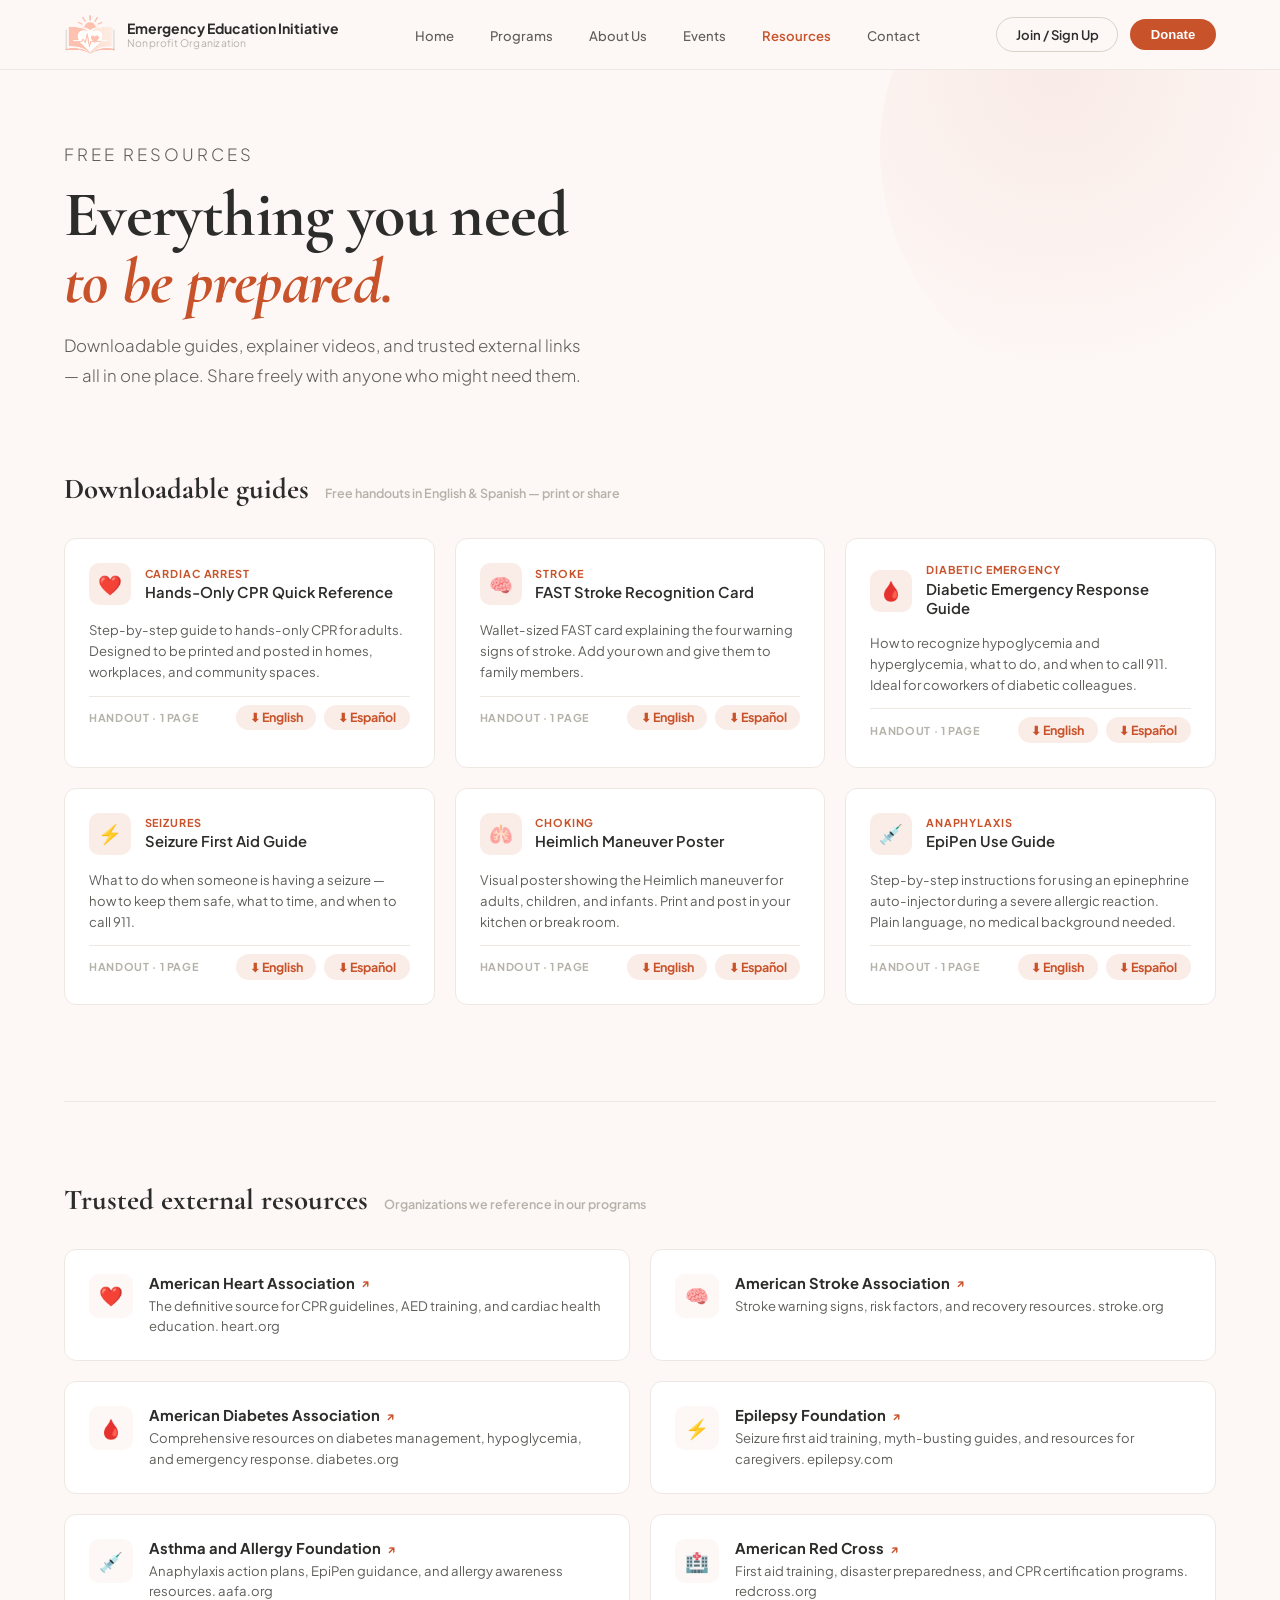
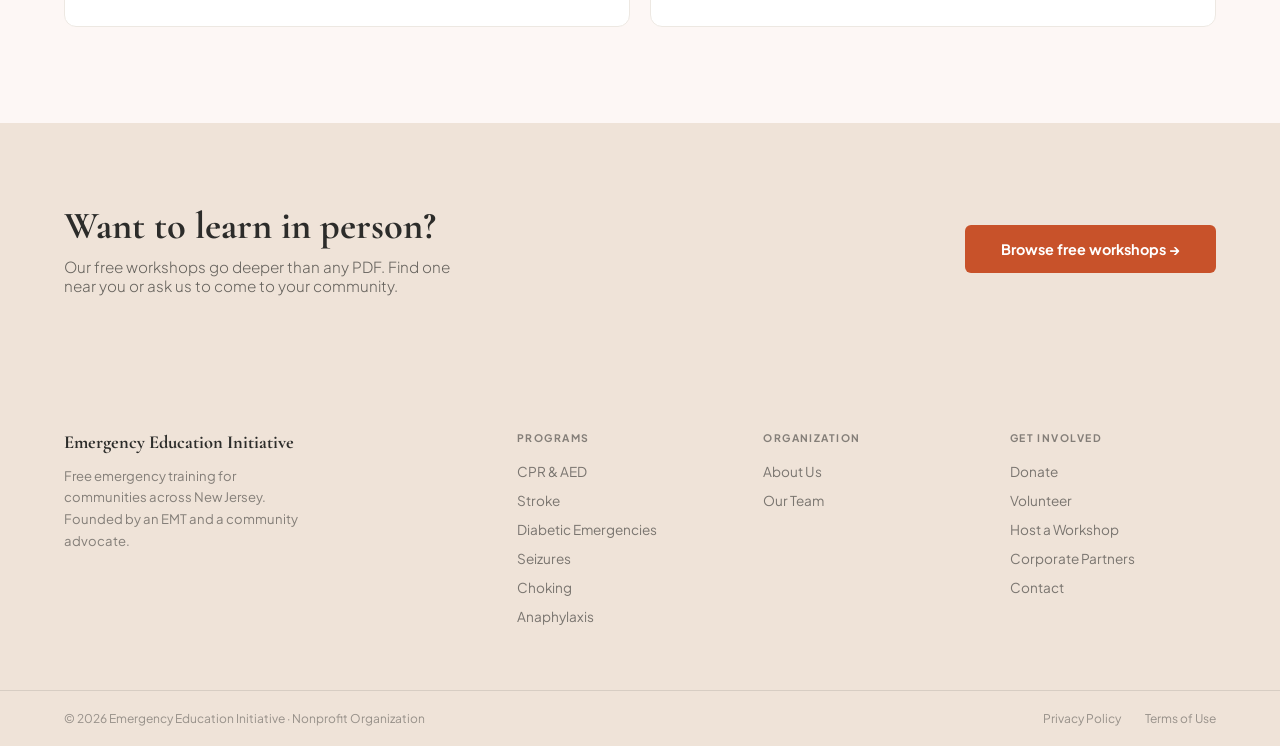
<file: resources.html>
<!DOCTYPE html>
<html lang="en">
<head>
<meta charset="UTF-8">
<meta name="viewport" content="width=device-width, initial-scale=1.0">
<title>Resources — Emergency Education Initiative</title>
<link rel="icon" type="image/png" href="images/eeifavicon2.png?v=4">
<link rel="apple-touch-icon" href="images/apple-touch-icon.png?v=2">
<meta name="description" content="Free downloadable emergency response guides in English and Spanish — CPR, stroke, diabetic emergencies, seizures, choking, and anaphylaxis.">
<meta property="og:title" content="Resources — Emergency Education Initiative">
<meta property="og:description" content="Printable, bilingual emergency response handouts you can download and share, free of charge.">
<meta property="og:type" content="website">
<meta name="twitter:card" content="summary">
<link rel="preconnect" href="https://fonts.googleapis.com">
<link href="https://fonts.googleapis.com/css2?family=Cormorant+Garamond:ital,wght@0,400;0,600;0,700;1,400;1,600;1,700&family=Plus+Jakarta+Sans:wght@300;400;500;600;700&display=swap" rel="stylesheet">
<style>
*,*::before,*::after{box-sizing:border-box;margin:0;padding:0}
:root{
  --slate:#2C2C2A;--slate-mid:#5F5E5A;--slate-light:#B4B2A9;--slate-tint:#F1EFE8;
  --coral:#C8522A;--coral-dark:#8C3519;--coral-mid:#D96A3E;--coral-light:#EDA07E;--coral-tint:#FAECE7;
  --blush:#FDF7F5;--blush-mid:#F9EFE9;--white:#ffffff;--border:#EDE8E2;--border-strong:#D9D2C8;
}
html{scroll-behavior:smooth}
body{font-family:'Plus Jakarta Sans',sans-serif;background:var(--blush);color:var(--slate);overflow-x:hidden}

nav{position:fixed;top:0;left:0;right:0;z-index:100;background:rgba(253,247,245,0.97);backdrop-filter:blur(12px);border-bottom:1px solid var(--border);height:70px;display:flex;align-items:center;justify-content:space-between;padding:0 4rem}
.nav-brand{display:flex;align-items:center;gap:11px;text-decoration:none}
.nav-logo{width:52px;height:42px;object-fit:contain;display:block;flex-shrink:0;border-radius:8px}
.nav-wordmark{font-size:.875rem;font-weight:700;color:var(--slate);line-height:1.2}
.nav-wordmark small{display:block;font-size:.65rem;font-weight:400;color:var(--slate-light);letter-spacing:.02em}
.nav-links{display:flex;gap:2.25rem;list-style:none}
.nav-links a{font-size:.82rem;font-weight:500;color:var(--slate-mid);text-decoration:none;transition:color .2s}
.nav-links a:hover{color:var(--slate)}
.nav-links a.active{color:var(--coral);font-weight:600}
.nav-actions{display:flex;gap:.75rem;align-items:center}
.btn-ghost-nav{font-size:.82rem;font-weight:600;color:var(--slate);background:none;border:1.5px solid var(--border-strong);padding:.5rem 1.15rem;cursor:pointer;border-radius:999px;transition:all .2s;text-decoration:none}
.btn-ghost-nav:hover{border-color:var(--slate-mid)}
.btn-coral-nav{font-size:.82rem;font-weight:600;color:var(--white);background:var(--coral);border:none;padding:.5rem 1.3rem;cursor:pointer;border-radius:999px;transition:background .2s}
.btn-coral-nav:hover{background:var(--coral-dark)}

.page-hero{padding:140px 4rem 80px;background:var(--blush);position:relative;overflow:hidden;animation:fadeUp .8s ease both}
.hero-bg{position:absolute;top:-100px;right:-100px;width:500px;height:500px;border-radius:50%;background:radial-gradient(circle at 35% 35%,rgba(200,82,42,0.07),transparent 65%);pointer-events:none}
.eyebrow{font-size:.68rem;font-weight:600;letter-spacing:.18em;text-transform:uppercase;color:var(--coral);margin-bottom:.65rem}
.page-hero h1{font-family:'Cormorant Garamond',serif;font-size:clamp(2.8rem,5vw,4.5rem);font-weight:700;line-height:1.05;color:var(--slate);margin-bottom:1rem;letter-spacing:-.01em}
.page-hero h1 em{font-style:italic;color:var(--coral)}
.page-hero>p{font-size:1.05rem;font-weight:300;line-height:1.8;color:var(--slate-mid);max-width:520px}

/* FILTER TABS */

/* DOWNLOADS */
.section{padding:0 4rem 6rem}
.section-head{display:flex;align-items:baseline;gap:1rem;margin-bottom:2rem}
.section-head h2{font-family:'Cormorant Garamond',serif;font-size:1.8rem;font-weight:700;color:var(--slate)}
.section-head span{font-size:.78rem;font-weight:600;color:var(--slate-light)}
.downloads-grid{display:grid;grid-template-columns:repeat(3,1fr);gap:1.25rem}
.dl-card{
  background:var(--white);border:1px solid var(--border);border-radius:12px;
  padding:1.5rem;display:flex;flex-direction:column;gap:.85rem;
  transition:all .22s;cursor:default;
}
.dl-card:hover{border-color:var(--coral-light);transform:translateY(-3px);box-shadow:0 8px 24px rgba(0,0,0,.07)}
.dl-top{display:flex;align-items:center;gap:.85rem}
.dl-icon{width:42px;height:42px;border-radius:10px;background:var(--coral-tint);display:flex;align-items:center;justify-content:center;font-size:1.2rem;flex-shrink:0}
.dl-meta{flex:1}
.dl-topic{font-size:.68rem;font-weight:700;letter-spacing:.08em;text-transform:uppercase;color:var(--coral);margin-bottom:.2rem}
.dl-name{font-size:.925rem;font-weight:600;color:var(--slate);line-height:1.3}
.dl-desc{font-size:.82rem;color:var(--slate-mid);line-height:1.6}
.dl-footer{display:flex;align-items:center;justify-content:space-between;flex-wrap:wrap;gap:.5rem;padding-top:.5rem;border-top:1px solid var(--border)}
.dl-type{font-size:.68rem;font-weight:700;letter-spacing:.06em;text-transform:uppercase;color:var(--slate-light)}
.dl-langs{display:flex;gap:.5rem;flex-wrap:wrap}
.dl-btn{
  display:inline-flex;align-items:center;gap:.4rem;
  font-size:.78rem;font-weight:700;color:var(--coral);
  text-decoration:none;background:var(--coral-tint);
  padding:.3rem .85rem;border-radius:999px;transition:background .2s;
}
.dl-btn:hover{background:var(--coral-light);color:var(--white)}

/* VIDEOS */
.videos-grid{display:grid;grid-template-columns:repeat(3,1fr);gap:1.25rem}
.video-card{background:var(--white);border:1px solid var(--border);border-radius:12px;overflow:hidden;transition:all .22s}
.video-card:hover{border-color:var(--coral-light);transform:translateY(-3px);box-shadow:0 8px 24px rgba(0,0,0,.07)}
.video-thumb{
  background:#EFE3D8;height:160px;
  display:flex;align-items:center;justify-content:center;
  position:relative;overflow:hidden;
}
.video-thumb-letter{font-family:'Cormorant Garamond',serif;font-size:5rem;font-weight:700;font-style:italic;color:rgba(44,44,42,.1)}
.video-play{
  position:absolute;
  width:48px;height:48px;border-radius:50%;
  background:rgba(200,82,42,.9);
  display:flex;align-items:center;justify-content:center;
  font-size:1.1rem;
  transition:transform .2s,background .2s;
}
.video-card:hover .video-play{transform:scale(1.1);background:var(--coral)}
.video-body{padding:1.25rem}
.video-topic{font-size:.68rem;font-weight:700;letter-spacing:.08em;text-transform:uppercase;color:var(--coral);margin-bottom:.3rem}
.video-title{font-size:.925rem;font-weight:600;color:var(--slate);margin-bottom:.5rem;line-height:1.35}
.video-desc{font-size:.82rem;color:var(--slate-mid);line-height:1.6}
.video-note{font-size:.72rem;color:var(--slate-light);margin-top:.65rem}

/* EXTERNAL LINKS */
.ext-grid{display:grid;grid-template-columns:repeat(2,1fr);gap:1.25rem}
.ext-card{
  background:var(--white);border:1px solid var(--border);border-radius:12px;
  padding:1.5rem;display:flex;align-items:flex-start;gap:1rem;
  text-decoration:none;transition:all .22s;
}
.ext-card:hover{border-color:var(--coral-light);transform:translateY(-2px);box-shadow:0 6px 20px rgba(0,0,0,.07)}
.ext-icon{width:44px;height:44px;border-radius:10px;background:var(--blush);display:flex;align-items:center;justify-content:center;font-size:1.2rem;flex-shrink:0}
.ext-name{font-size:.925rem;font-weight:700;color:var(--slate);margin-bottom:.25rem;display:flex;align-items:center;gap:.4rem}
.ext-name::after{content:'↗';font-size:.75rem;color:var(--coral)}
.ext-desc{font-size:.82rem;color:var(--slate-mid);line-height:1.55}

/* DIVIDER */
.section-divider{height:1px;background:var(--border);margin:0 4rem 5rem}

/* CTA */
.cta-band{background:#EFE3D8;padding:5rem 4rem;display:flex;align-items:center;justify-content:space-between;gap:3rem;flex-wrap:wrap}
.cta-band h2{font-family:'Cormorant Garamond',serif;font-size:clamp(1.8rem,3vw,2.5rem);font-weight:700;color:var(--slate);line-height:1.2}
.cta-band p{font-size:.95rem;font-weight:300;color:rgba(44,44,42,.7);margin-top:.5rem;max-width:420px}
.btn-coral-lg{background:var(--coral);color:var(--white);border:none;padding:.95rem 2.25rem;cursor:pointer;font-family:'Plus Jakarta Sans',sans-serif;font-size:.9rem;font-weight:700;border-radius:6px;transition:background .2s;text-decoration:none;white-space:nowrap}
.btn-coral-lg:hover{background:var(--coral-dark)}

footer{background:#EFE3D8}
.footer-main{padding:3.5rem 4rem;display:grid;grid-template-columns:2fr 1fr 1fr 1fr;gap:2.5rem}
.footer-brand p{font-family:'Cormorant Garamond',serif;font-size:1.15rem;font-weight:700;color:var(--slate);margin-bottom:.75rem}
.footer-brand span{font-size:.82rem;color:rgba(44,44,42,.55);line-height:1.65;display:block;max-width:240px}
.footer-col h4{font-size:.65rem;font-weight:700;letter-spacing:.14em;text-transform:uppercase;color:rgba(44,44,42,.55);margin-bottom:1rem}
.footer-col ul{list-style:none}
.footer-col li{margin-bottom:.5rem}
.footer-col a{font-size:.85rem;color:rgba(44,44,42,.6);text-decoration:none;transition:color .2s}
.footer-col a:hover{color:var(--slate)}
.footer-bottom{border-top:1px solid rgba(44,44,42,.12);padding:1.25rem 4rem;display:flex;justify-content:space-between;align-items:center}
.footer-bottom p,.footer-bottom a{font-size:.75rem;color:rgba(44,44,42,.45);text-decoration:none}
.footer-bottom a:hover{color:rgba(44,44,42,.7)}
.fb-links{display:flex;gap:1.5rem}

@keyframes fadeUp{from{opacity:0;transform:translateY(18px)}to{opacity:1;transform:translateY(0)}}
</style>
<link rel="stylesheet" href="css/responsive.css?v=4">
<script src="js/reveal.js?v=3" defer></script>
</head>
<body>

<nav>
  <a class="nav-brand" href="index.html">
    <img class="nav-logo" src="images/eeiicon2.png?v=3" alt="Emergency Education Initiative logo">
    <div class="nav-wordmark">Emergency Education Initiative<small>Nonprofit Organization</small></div>
  </a>
  <button class="nav-toggle" aria-label="Toggle menu" aria-expanded="false"><span></span><span></span><span></span></button>
  <ul class="nav-links">
    <li><a href="index.html">Home</a></li>
    <li><a href="programs.html">Programs</a></li>
    <li><a href="about.html">About Us</a></li>
    <li><a href="events.html">Events</a></li>
    <li><a href="resources.html" class="active">Resources</a></li>
    <li><a href="contact.html">Contact</a></li>
  </ul>
  <div class="nav-actions">
    <a href="contact.html" class="btn-ghost-nav">Join / Sign Up</a>
    <button class="btn-coral-nav">Donate</button>
  </div>
</nav>

<section class="page-hero">
  <div class="hero-bg"></div>
  <p class="eyebrow">Free resources</p>
  <h1>Everything you need<br><em>to be prepared.</em></h1>
  <p>Downloadable guides, explainer videos, and trusted external links — all in one place. Share freely with anyone who might need them.</p>
</section>

<!-- DOWNLOADS -->
<section class="section">
  <div class="section-head">
    <h2>Downloadable guides</h2>
    <span>Free handouts in English &amp; Spanish — print or share</span>
  </div>
  <div class="downloads-grid">
    <div class="dl-card">
      <div class="dl-top"><div class="dl-icon">❤️</div><div class="dl-meta"><div class="dl-topic">Cardiac arrest</div><div class="dl-name">Hands-Only CPR Quick Reference</div></div></div>
      <div class="dl-desc">Step-by-step guide to hands-only CPR for adults. Designed to be printed and posted in homes, workplaces, and community spaces.</div>
      <div class="dl-footer">
        <span class="dl-type">Handout · 1 page</span>
        <div class="dl-langs">
          <a href="Downloads/cprsheet.png" download class="dl-btn">⬇ English</a>
          <a href="Downloads/cprsheetspanish.png" download class="dl-btn">⬇ Español</a>
        </div>
      </div>
    </div>
    <div class="dl-card">
      <div class="dl-top"><div class="dl-icon">🧠</div><div class="dl-meta"><div class="dl-topic">Stroke</div><div class="dl-name">FAST Stroke Recognition Card</div></div></div>
      <div class="dl-desc">Wallet-sized FAST card explaining the four warning signs of stroke. Add your own and give them to family members.</div>
      <div class="dl-footer">
        <span class="dl-type">Handout · 1 page</span>
        <div class="dl-langs">
          <a href="Downloads/strokesheet.png" download class="dl-btn">⬇ English</a>
          <a href="Downloads/strokesheetspanish.png" download class="dl-btn">⬇ Español</a>
        </div>
      </div>
    </div>
    <div class="dl-card">
      <div class="dl-top"><div class="dl-icon">🩸</div><div class="dl-meta"><div class="dl-topic">Diabetic emergency</div><div class="dl-name">Diabetic Emergency Response Guide</div></div></div>
      <div class="dl-desc">How to recognize hypoglycemia and hyperglycemia, what to do, and when to call 911. Ideal for coworkers of diabetic colleagues.</div>
      <div class="dl-footer">
        <span class="dl-type">Handout · 1 page</span>
        <div class="dl-langs">
          <a href="Downloads/diabetessheet.png" download class="dl-btn">⬇ English</a>
          <a href="Downloads/diabetessheetspanish.png" download class="dl-btn">⬇ Español</a>
        </div>
      </div>
    </div>
    <div class="dl-card">
      <div class="dl-top"><div class="dl-icon">⚡</div><div class="dl-meta"><div class="dl-topic">Seizures</div><div class="dl-name">Seizure First Aid Guide</div></div></div>
      <div class="dl-desc">What to do when someone is having a seizure — how to keep them safe, what to time, and when to call 911.</div>
      <div class="dl-footer">
        <span class="dl-type">Handout · 1 page</span>
        <div class="dl-langs">
          <a href="Downloads/seizuresheet.png" download class="dl-btn">⬇ English</a>
          <a href="Downloads/seizuresheetspanish.png" download class="dl-btn">⬇ Español</a>
        </div>
      </div>
    </div>
    <div class="dl-card">
      <div class="dl-top"><div class="dl-icon">🫁</div><div class="dl-meta"><div class="dl-topic">Choking</div><div class="dl-name">Heimlich Maneuver Poster</div></div></div>
      <div class="dl-desc">Visual poster showing the Heimlich maneuver for adults, children, and infants. Print and post in your kitchen or break room.</div>
      <div class="dl-footer">
        <span class="dl-type">Handout · 1 page</span>
        <div class="dl-langs">
          <a href="Downloads/heimlichsheet.png" download class="dl-btn">⬇ English</a>
          <a href="Downloads/heimlichsheetspanish.png" download class="dl-btn">⬇ Español</a>
        </div>
      </div>
    </div>
    <div class="dl-card">
      <div class="dl-top"><div class="dl-icon">💉</div><div class="dl-meta"><div class="dl-topic">Anaphylaxis</div><div class="dl-name">EpiPen Use Guide</div></div></div>
      <div class="dl-desc">Step-by-step instructions for using an epinephrine auto-injector during a severe allergic reaction. Plain language, no medical background needed.</div>
      <div class="dl-footer">
        <span class="dl-type">Handout · 1 page</span>
        <div class="dl-langs">
          <a href="Downloads/episheet.png" download class="dl-btn">⬇ English</a>
          <a href="Downloads/episheetspanish.png" download class="dl-btn">⬇ Español</a>
        </div>
      </div>
    </div>
  </div>
</section>

<div class="section-divider hidden-until-ready"></div>

<!-- VIDEOS -->
<section class="section hidden-until-ready">
  <div class="section-head">
    <h2>Explainer videos</h2>
    <span>Add your YouTube links when ready</span>
  </div>
  <div class="videos-grid">
    <div class="video-card">
      <div class="video-thumb"><div class="video-thumb-letter">EEI</div><div class="video-play">▶</div></div>
      <div class="video-body"><div class="video-topic">Cardiac arrest</div><div class="video-title">How to perform hands-only CPR</div><div class="video-desc">A step-by-step walkthrough of hands-only CPR and how to use an AED, taught by our EMT co-founder.</div><div class="video-note">Replace with YouTube embed when video is ready</div></div>
    </div>
    <div class="video-card">
      <div class="video-thumb"><div class="video-thumb-letter">EEI</div><div class="video-play">▶</div></div>
      <div class="video-body"><div class="video-topic">Stroke</div><div class="video-title">Recognizing stroke with FAST</div><div class="video-desc">Learn the four warning signs of stroke and why acting fast can preserve brain function and save a life.</div><div class="video-note">Replace with YouTube embed when video is ready</div></div>
    </div>
    <div class="video-card">
      <div class="video-thumb"><div class="video-thumb-letter">EEI</div><div class="video-play">▶</div></div>
      <div class="video-body"><div class="video-topic">Diabetic emergency</div><div class="video-title">Spotting a diabetic emergency</div><div class="video-desc">How to tell the difference between hypoglycemia and hyperglycemia — and what to do about each one.</div><div class="video-note">Replace with YouTube embed when video is ready</div></div>
    </div>
  </div>
</section>

<div class="section-divider"></div>

<!-- EXTERNAL LINKS -->
<section class="section">
  <div class="section-head">
    <h2>Trusted external resources</h2>
    <span>Organizations we reference in our programs</span>
  </div>
  <div class="ext-grid">
    <a href="https://www.heart.org" target="_blank" class="ext-card">
      <div class="ext-icon">❤️</div>
      <div><div class="ext-name">American Heart Association</div><div class="ext-desc">The definitive source for CPR guidelines, AED training, and cardiac health education. heart.org</div></div>
    </a>
    <a href="https://www.stroke.org" target="_blank" class="ext-card">
      <div class="ext-icon">🧠</div>
      <div><div class="ext-name">American Stroke Association</div><div class="ext-desc">Stroke warning signs, risk factors, and recovery resources. stroke.org</div></div>
    </a>
    <a href="https://www.diabetes.org" target="_blank" class="ext-card">
      <div class="ext-icon">🩸</div>
      <div><div class="ext-name">American Diabetes Association</div><div class="ext-desc">Comprehensive resources on diabetes management, hypoglycemia, and emergency response. diabetes.org</div></div>
    </a>
    <a href="https://www.epilepsy.com" target="_blank" class="ext-card">
      <div class="ext-icon">⚡</div>
      <div><div class="ext-name">Epilepsy Foundation</div><div class="ext-desc">Seizure first aid training, myth-busting guides, and resources for caregivers. epilepsy.com</div></div>
    </a>
    <a href="https://www.aafa.org" target="_blank" class="ext-card">
      <div class="ext-icon">💉</div>
      <div><div class="ext-name">Asthma and Allergy Foundation</div><div class="ext-desc">Anaphylaxis action plans, EpiPen guidance, and allergy awareness resources. aafa.org</div></div>
    </a>
    <a href="https://www.redcross.org" target="_blank" class="ext-card">
      <div class="ext-icon">🏥</div>
      <div><div class="ext-name">American Red Cross</div><div class="ext-desc">First aid training, disaster preparedness, and CPR certification programs. redcross.org</div></div>
    </a>
  </div>
</section>

<div class="cta-band">
  <div>
    <h2>Want to learn in person?</h2>
    <p>Our free workshops go deeper than any PDF. Find one near you or ask us to come to your community.</p>
  </div>
  <a href="programs.html" class="btn-coral-lg">Browse free workshops →</a>
</div>

<footer>
  <div class="footer-main">
    <div class="footer-brand">
      <p>Emergency Education Initiative</p>
      <span>Free emergency training for communities across New Jersey. Founded by an EMT and a community advocate.</span>
    </div>
    <div class="footer-col">
      <h4>Programs</h4>
      <ul>
        <li><a href="#">CPR &amp; AED</a></li>
        <li><a href="#">Stroke</a></li>
        <li><a href="#">Diabetic Emergencies</a></li>
        <li><a href="#">Seizures</a></li>
        <li><a href="#">Choking</a></li>
        <li><a href="#">Anaphylaxis</a></li>
      </ul>
    </div>
    <div class="footer-col">
      <h4>Organization</h4>
      <ul>
        <li><a href="about.html">About Us</a></li>
        <li><a href="about.html">Our Team</a></li>
        <li class="hidden-until-ready"><a href="about.html#partners">Partners</a></li>
      </ul>
    </div>
    <div class="footer-col">
      <h4>Get Involved</h4>
      <ul>
        <li><a href="donate.html">Donate</a></li>
        <li><a href="contact.html">Volunteer</a></li>
        <li><a href="contact.html">Host a Workshop</a></li>
        <li><a href="donate.html#corporate">Corporate Partners</a></li>
        <li><a href="contact.html">Contact</a></li>
      </ul>
    </div>
  </div>
  <div class="footer-bottom">
    <p>© 2026 Emergency Education Initiative · Nonprofit Organization</p>
    <div class="fb-links"><a href="#">Privacy Policy</a><a href="#">Terms of Use</a></div>
  </div>
</footer>

<script>
document.querySelector('.nav-toggle').addEventListener('click',function(){
  const open=document.querySelector('nav').classList.toggle('nav-open');
  this.setAttribute('aria-expanded',open);
});
</script>
</body>
</html>
</file>
<file: css/responsive.css>
/* Shared mobile/tablet responsive rules for all EEI pages.
   Loaded after each page's inline <style> block so these rules win the cascade. */

img{max-width:100%}

/* ===================== SCROLL REVEAL ===================== */
/* js/reveal.js adds .reveal-init then .is-visible the first time an element
   scrolls into view, then strips both classes once the transition finishes —
   so hover/etc. rules on these elements are never permanently overridden. */
.reveal-init{
  opacity:0;
  transform:translateY(26px);
  transition:opacity .7s cubic-bezier(.22,.61,.36,1),transform .7s cubic-bezier(.22,.61,.36,1);
}
.reveal-init.is-visible{opacity:1;transform:translateY(0)}

@media (prefers-reduced-motion:reduce){
  .reveal-init{opacity:1!important;transform:none!important;transition:none!important}
}

/* ===================== HIDDEN UNTIL READY ===================== */
/* Sections/links parked here on purpose — real content isn't ready yet.
   Markup is left in place; remove this class per-element to bring a section back. */
.hidden-until-ready{display:none!important}

/* ---------- Hamburger nav toggle (built, hidden on desktop) ---------- */
.nav-toggle{
  display:none;background:none;border:none;cursor:pointer;
  width:34px;height:34px;align-items:center;justify-content:center;
  flex-direction:column;gap:5px;flex-shrink:0;padding:0;
}
.nav-toggle span{display:block;width:22px;height:2px;background:var(--slate);border-radius:2px;transition:transform .25s,opacity .25s}
nav.nav-open .nav-toggle span:nth-child(1){transform:translateY(7px) rotate(45deg)}
nav.nav-open .nav-toggle span:nth-child(2){opacity:0}
nav.nav-open .nav-toggle span:nth-child(3){transform:translateY(-7px) rotate(-45deg)}

/* ===================== TABLET & BELOW (<=860px) ===================== */
@media (max-width:860px){

  /* -- nav becomes a collapsible mobile menu -- */
  nav{
    flex-wrap:wrap;height:auto;min-height:70px;
    padding:.9rem 1.5rem;row-gap:.5rem;
    max-height:100vh;overflow-y:auto;
  }
  .nav-toggle{display:flex}
  .nav-links,.nav-actions{display:none}
  nav.nav-open .nav-links,nav.nav-open .nav-actions{display:flex}
  .nav-links{
    flex-direction:column;width:100%;gap:0;order:3;
    border-top:1px solid var(--border);padding-top:.75rem;
  }
  .nav-links li{width:100%}
  .nav-links a{display:block;padding:.7rem 0}
  .nav-actions{flex-direction:column;align-items:stretch;width:100%;gap:.6rem;order:4;padding-bottom:.5rem}
  .btn-ghost-nav,.btn-coral-nav{width:100%;text-align:center}

  /* -- reduce generous side padding everywhere -- */
  .page-hero,.programs,.why,.about,.donate,.mission,.corporate,.donate-main,.contact-body,
  .founders,.leadership,.timeline,.partners,.cta,.cta-band,.host-section,.who-section,.programs-section,
  .events-section,.calendar-section,.past-section,.filter-bar,.section,.footer-main,.footer-bottom,
  .announce,.pullquote{
    padding-left:2rem;padding-right:2rem;
  }
  .section-divider{margin-left:2rem;margin-right:2rem}

  /* -- two-column content sections stack -- */
  .hero-body,.programs-header,.why,.about,.donate,.mission,.corporate,.donate-main,
  .contact-body,.form-row,.host-section,.founders-grid,.map-cal-grid{
    grid-template-columns:1fr;gap:2.5rem;
  }

  /* -- 3/4 column bands step down to 2 columns -- */
  .prog-grid,.stats-band,.partners-grid,.past-grid,.downloads-grid,.videos-grid,
  .who-grid,.programs-grid,.quick-facts,.hero-strip,.leadership-grid{
    grid-template-columns:repeat(2,1fr);
  }

  /* -- footer drops from 4 columns to 2 -- */
  .footer-main{grid-template-columns:repeat(2,1fr);gap:2rem}

  /* -- sticky side panels don't make sense once stacked -- */
  .donate-right,.contact-form-wrap{position:static;top:auto}

  /* -- event card: let the row wrap instead of forcing 3 fixed columns -- */
  .event-card{grid-template-columns:auto 1fr;row-gap:.85rem}
  .event-action{grid-column:1/-1}
  .event-action .btn-register,.event-action .btn-register-ghost{width:100%;text-align:center}
}

/* ===================== PHONE (<=600px) ===================== */
@media (max-width:600px){

  /* -- tighten side padding further -- */
  .page-hero,.programs,.why,.about,.donate,.mission,.corporate,.donate-main,.contact-body,
  .founders,.leadership,.timeline,.partners,.cta,.cta-band,.host-section,.who-section,.programs-section,
  .events-section,.calendar-section,.past-section,.filter-bar,.section,.footer-main,.footer-bottom,
  .announce,.pullquote{
    padding-left:1.25rem;padding-right:1.25rem;
  }
  .section-divider{margin-left:1.25rem;margin-right:1.25rem}

  /* -- compact the big vertical section paddings -- */
  .page-hero{padding-top:100px;padding-bottom:50px}
  .programs,.why,.about,.donate{padding-top:3.5rem;padding-bottom:3.5rem}
  .founders,.leadership,.timeline,.cta-band{padding-top:3.5rem;padding-bottom:3.5rem}
  .partners,.corporate,.mission{padding-top:3.5rem;padding-bottom:3.5rem}
  .cta,.pullquote{padding-top:3.5rem;padding-bottom:3.5rem}
  .who-section,.programs-section,.host-section{padding-top:3.5rem;padding-bottom:3.5rem}
  .past-section{padding-top:3.5rem;padding-bottom:3.5rem}
  .contact-body,.donate-main{padding-top:2.5rem;padding-bottom:3.5rem}

  /* -- hero on the homepage shouldn't force a full viewport height -- */
  .hero{min-height:auto}
  .hero-body{padding-top:3rem;padding-bottom:2rem}

  /* -- remaining multi-column bands collapse to a single column -- */
  .prog-grid,.stats-band,.partners-grid,.past-grid,.downloads-grid,.videos-grid,
  .who-grid,.programs-grid,.quick-facts,.hero-strip,.ext-grid,.footer-main,.leadership-grid{
    grid-template-columns:1fr;
  }
  .tiers,.amounts{grid-template-columns:repeat(2,1fr)}

  /* -- divider lines on stat/fact bands switch from vertical to horizontal -- */
  .stat-cell,.qf-cell,.hs-cell{border-right:none;border-bottom:1px solid rgba(255,255,255,.07)}

  /* -- shrink oversized decorative visuals so they don't dominate a phone screen -- */
  .about-img,.mission-img,.calendar-embed-placeholder{height:240px}

  /* -- event card action button stacks under the rest of the row -- */
  .event-card{grid-template-columns:1fr}
}
</file>
